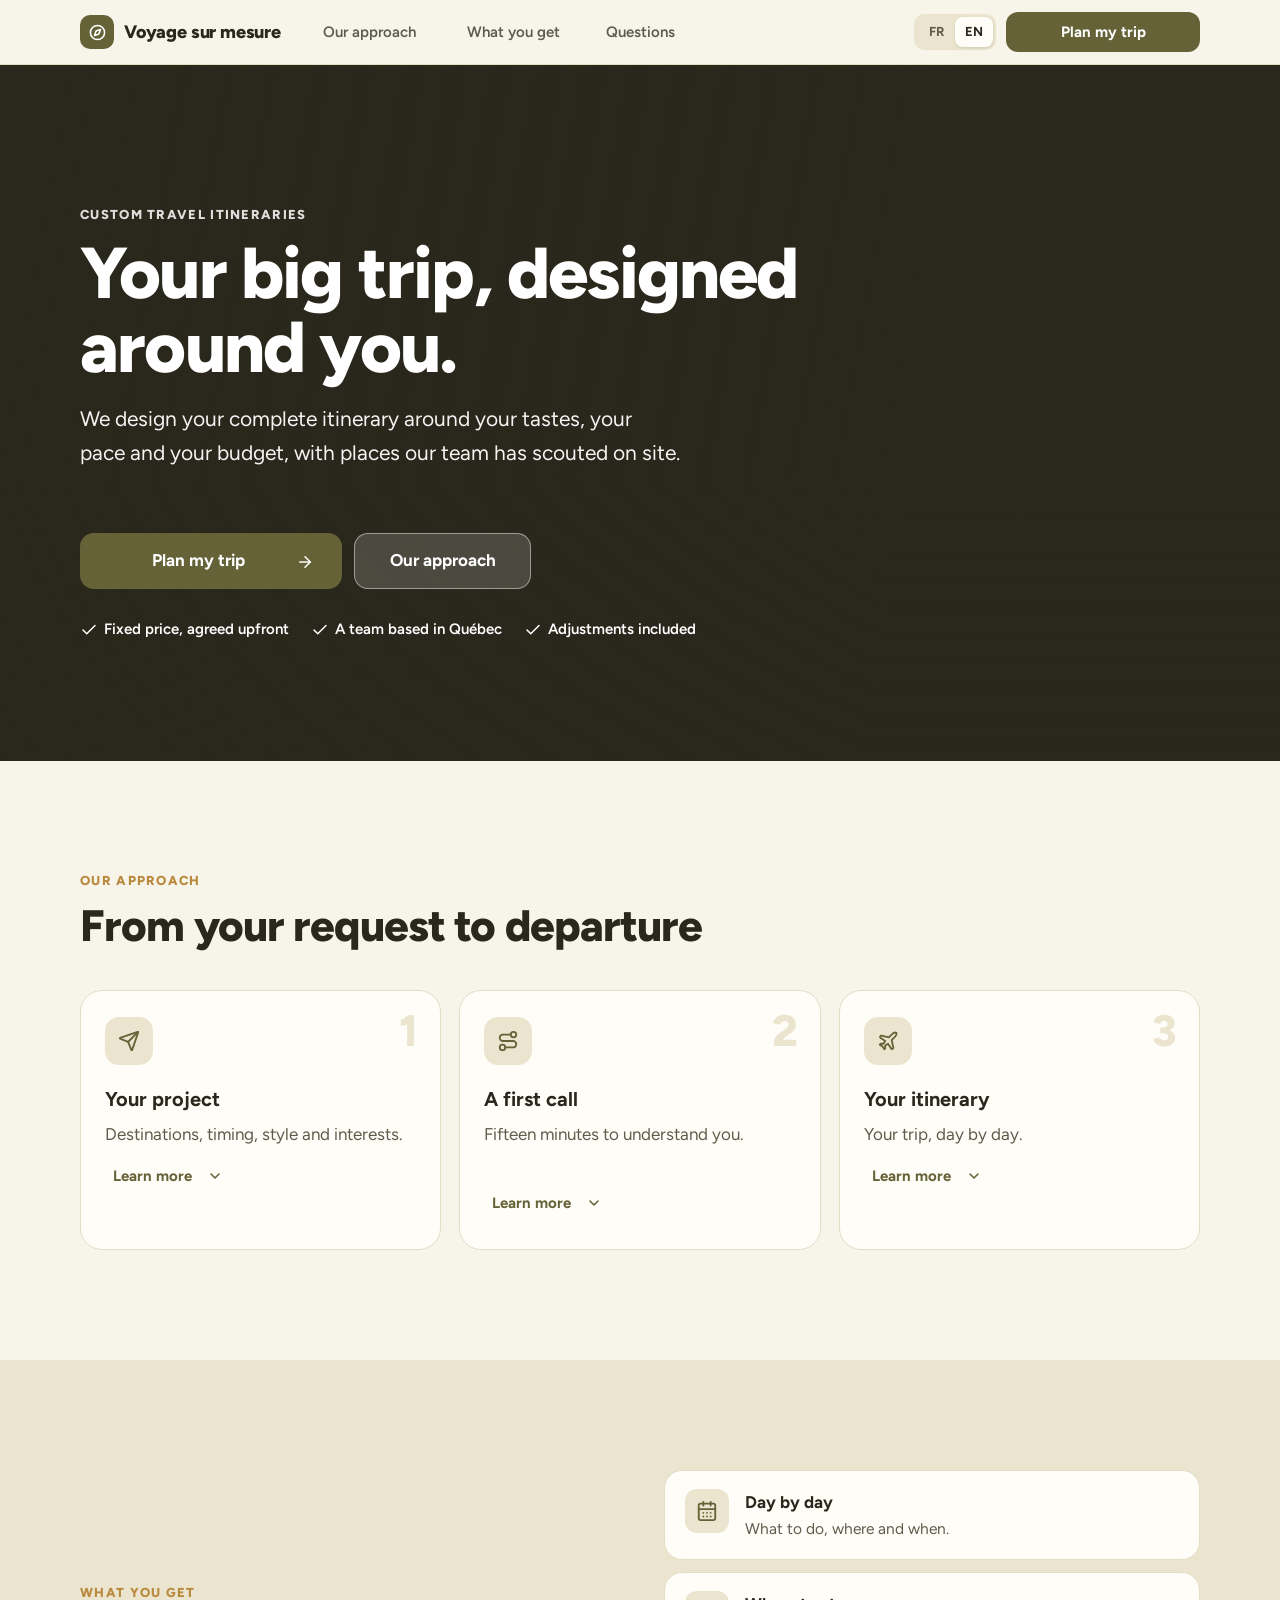
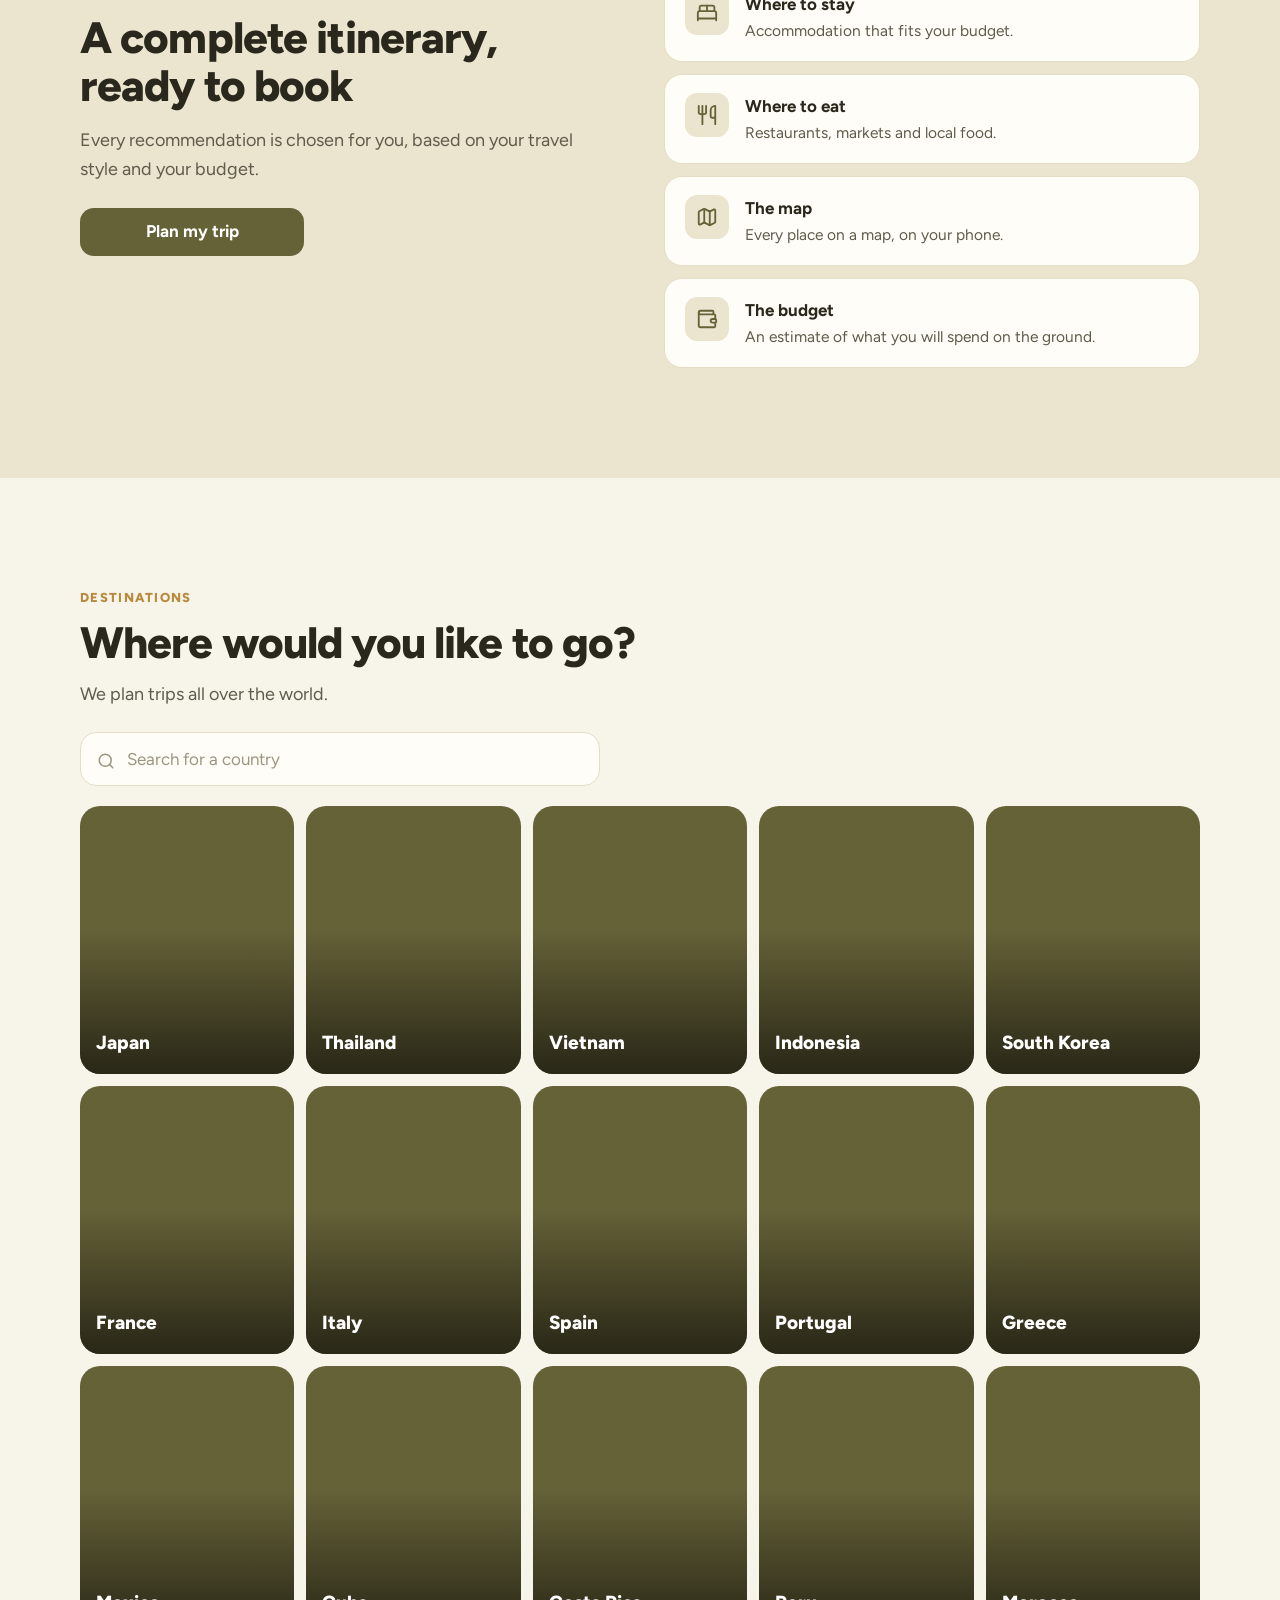
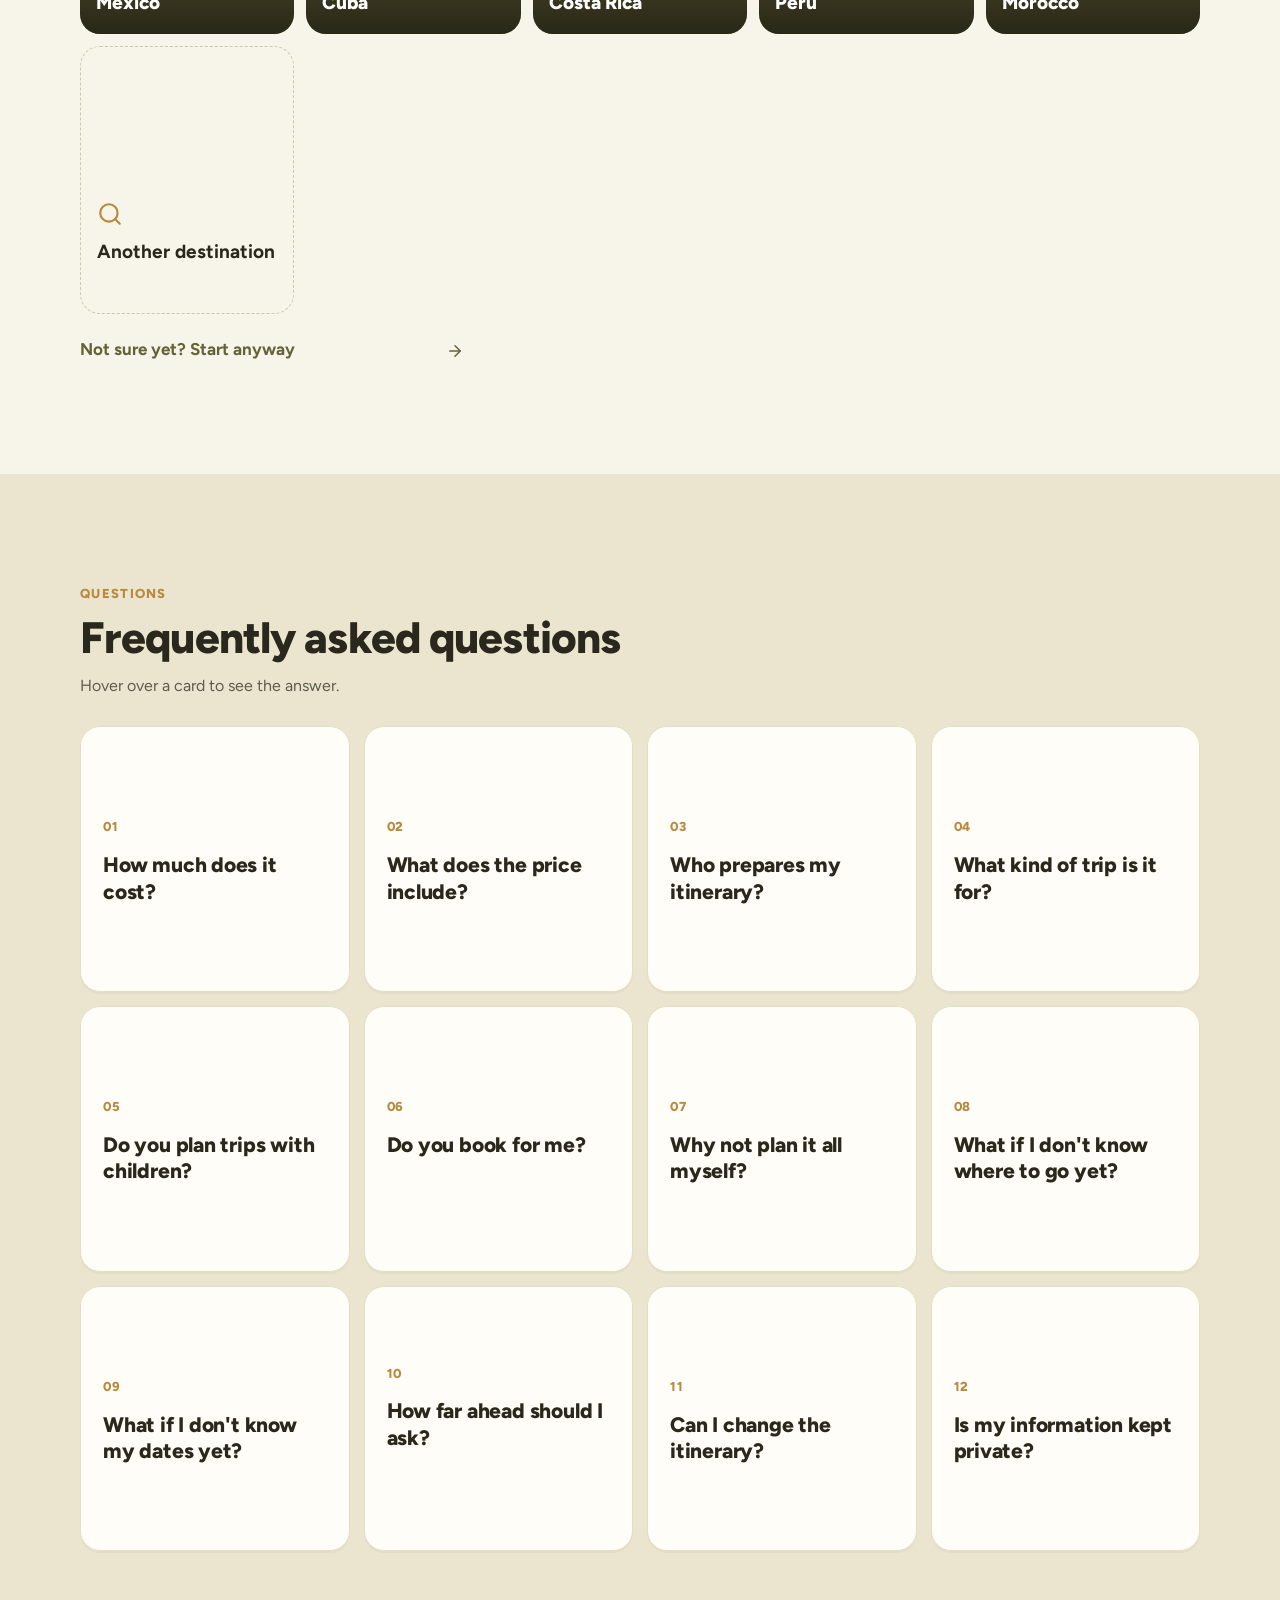
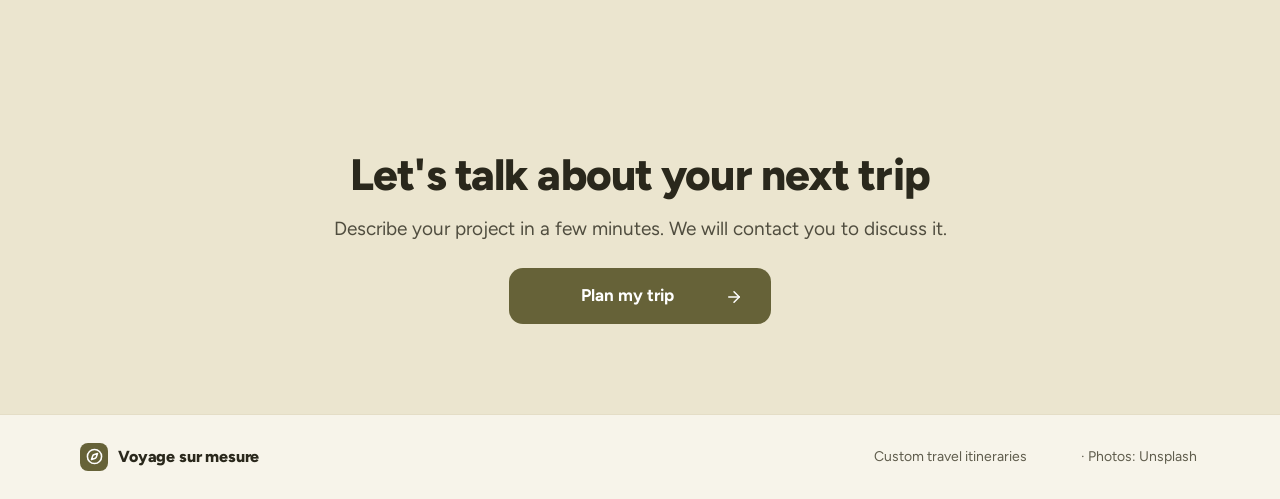
<file: site/index.html>
<!doctype html>
<html lang="fr">
<head>
  <meta charset="utf-8">
  <meta name="viewport" content="width=device-width, initial-scale=1, viewport-fit=cover">
  <meta name="theme-color" content="#f7f4ea">
  <title>Voyage sur mesure</title>
  <meta name="description" content="Itinéraires de voyage sur mesure, conçus selon vos goûts, votre rythme et votre budget, avec des adresses repérées sur place.">
  <meta property="og:type" content="website">
  <meta property="og:title" content="Voyage sur mesure">
  <meta property="og:description" content="Votre grand voyage, conçu sur mesure. Un itinéraire jour par jour, prêt à réserver.">
  <meta property="og:image" content="https://raphaelstlaurent67-svg.github.io/Appli-voyage/icons/apercu-demande.jpg">
  <meta property="og:image:width" content="1200">
  <meta property="og:image:height" content="630">
  <meta name="twitter:card" content="summary_large_image">
  <link rel="icon" href="../icons/demande.svg" type="image/svg+xml">
  <link rel="preload" href="../fonts/figtree.woff2" as="font" type="font/woff2" crossorigin>
  <link rel="stylesheet" href="../css/site.css">
</head>
<body>
  <header class="nav">
    <div class="enveloppe nav-int">
      <a class="marque" href="#haut"><span class="marque-ico" data-ico="compass"></span><span data-marque></span></a>
      <nav class="nav-liens">
        <a href="#comment" data-t="navComment"></a>
        <a href="#recois" data-t="navRecois"></a>
        <a href="#faq" data-t="navFaq"></a>
      </nav>
      <div class="nav-droite">
        <div class="langue" role="group" aria-label="Langue / Language"><button data-langue="fr">FR</button><button data-langue="en">EN</button></div>
        <a class="bouton petit" data-demande><span class="long" data-t="cta"></span><span class="court" data-t="ctaCourt"></span></a>
      </div>
    </div>
  </header>

  <main id="haut">
    <!-- Couverture : les photos qui défilent sont dans js/photos.js (PHOTOS_FOND). -->
    <section class="couverture">
      <div class="fond-couverture" id="fond-couverture" aria-hidden="true"></div>
      <div class="enveloppe couv-int">
        <p class="surtitre" data-t="surtitre"></p>
        <h1 data-t="titre"></h1>
        <p class="sous-titre" data-t="sousTitre"></p>
        <div class="boutons">
          <a class="bouton grand" data-demande><span data-t="cta"></span><span data-ico="arrow-right"></span></a>
          <a class="bouton grand clair" href="#comment" data-t="voirComment"></a>
        </div>
        <ul class="rassure">
          <li><span data-ico="check"></span><span data-t="rassure1"></span></li>
          <li><span data-ico="check"></span><span data-t="rassure2"></span></li>
          <li><span data-ico="check"></span><span data-t="rassure3"></span></li>
        </ul>
      </div>
    </section>

    <section class="section" id="comment">
      <div class="enveloppe">
        <p class="surtitre" data-t="commentSur"></p>
        <h2 data-t="commentTitre"></h2>
        <ol class="etapes">
          <li><span class="num">1</span><span data-ico="send"></span><h3 data-t="e1t"></h3><p data-t="e1p"></p><div class="plus" data-plus="e1m"></div></li>
          <li><span class="num">2</span><span data-ico="route"></span><h3 data-t="e2t"></h3><p data-t="e2p"></p><div class="plus" data-plus="e2m"></div></li>
          <li><span class="num">3</span><span data-ico="plane"></span><h3 data-t="e3t"></h3><p data-t="e3p"></p><div class="plus" data-plus="e3m"></div></li>
        </ol>
      </div>
    </section>

    <section class="section douce" id="recois">
      <div class="enveloppe deux-col">
        <div>
          <p class="surtitre" data-t="recoisSur"></p>
          <h2 data-t="recoisTitre"></h2>
          <p class="texte" data-t="recoisTexte"></p>
          <div class="boutons-recois"><a class="bouton" data-demande data-t="cta"></a></div>
        </div>
        <ul class="liste-recois">
          <li><span data-ico="calendar-days"></span><div><b data-t="r1t"></b><p data-t="r1p"></p></div></li>
          <li><span data-ico="bed-double"></span><div><b data-t="r2t"></b><p data-t="r2p"></p></div></li>
          <li><span data-ico="utensils"></span><div><b data-t="r3t"></b><p data-t="r3p"></p></div></li>
          <li><span data-ico="map"></span><div><b data-t="r4t"></b><p data-t="r4p"></p></div></li>
          <li><span data-ico="wallet"></span><div><b data-t="r5t"></b><p data-t="r5p"></p></div></li>
        </ul>
      </div>
    </section>

    <section class="section" id="destinations">
      <div class="enveloppe">
        <p class="surtitre" data-t="destSur"></p>
        <h2 data-t="destTitre"></h2>
        <p class="texte" data-t="destTexte"></p>
        <div class="cherche-pays">
          <label class="champ-cherche"><span data-ico="search"></span><input id="cherche-pays" type="search" autocomplete="off" enterkeyhint="go" role="combobox" aria-controls="resultats-pays" aria-autocomplete="list"></label>
          <div class="resultats-pays" id="resultats-pays" role="listbox" hidden></div>
        </div>
        <div class="destinations" id="destinations-liste"></div>
        <p class="pas-decide"><a data-demande><span data-t="pasDecide"></span><span data-ico="arrow-right"></span></a></p>
      </div>
    </section>

    <!-- Plus tard : un espace pour une publicité ou un partenaire pourrait aller ici. -->

    <section class="section douce" id="faq">
      <div class="enveloppe">
        <p class="surtitre" data-t="faqSur"></p>
        <h2 data-t="faqTitre"></h2>
        <p class="texte" data-t="faqAstuce"></p>
        <div class="faq-cartes" id="faq-liste"></div>
      </div>
    </section>

    <section class="appel">
      <div class="enveloppe appel-int">
        <h2 data-t="appelTitre"></h2>
        <p data-t="appelTexte"></p>
        <a class="bouton grand blanc" data-demande><span data-t="cta"></span><span data-ico="arrow-right"></span></a>
      </div>
    </section>
  </main>

  <footer class="pied">
    <div class="enveloppe pied-int">
      <span class="marque"><span class="marque-ico" data-ico="compass"></span><span data-marque></span></span>
      <span><span data-t="pied"></span> · <a href="https://unsplash.com" target="_blank" rel="noopener" data-t="credits"></a></span>
    </div>
  </footer>
  <script type="module" src="../js/site.js"></script>
</body>
</html>
</file>
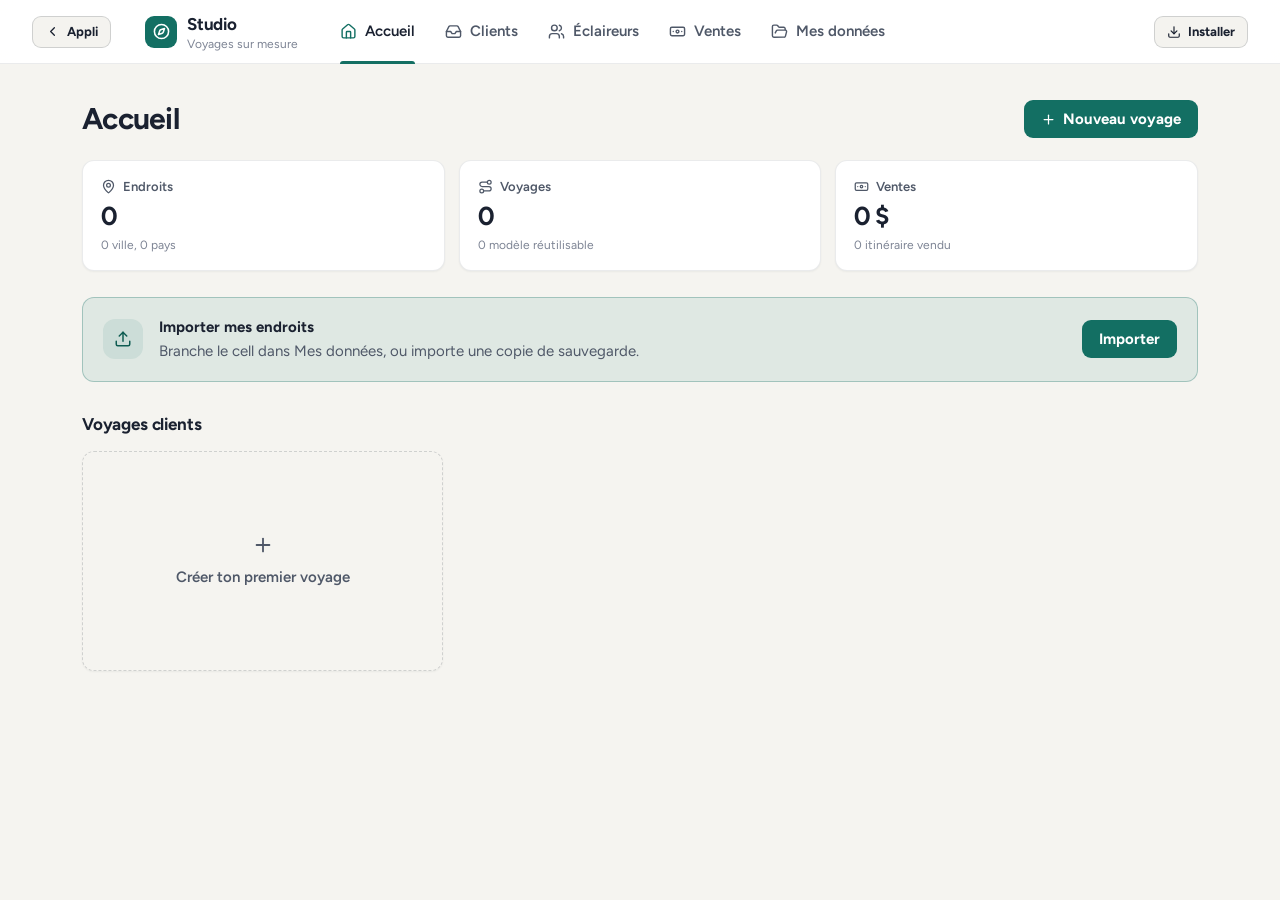
<file: studio/index.html>
<!doctype html>
<html lang="fr">
<head>
  <meta charset="utf-8">
  <meta name="viewport" content="width=device-width, initial-scale=1">
  <meta name="theme-color" content="#f5f4f0">
  <title>Studio · Générateur de voyages</title>
  <link rel="icon" href="../icons/studio.svg" type="image/svg+xml">
  <link rel="manifest" href="manifest.webmanifest">
  <link rel="apple-touch-icon" href="../icons/studio-192.png">
  <link rel="preload" href="../fonts/figtree.woff2" as="font" type="font/woff2" crossorigin>
  <!-- Carte gratuite (OpenStreetMap), sans compte. Leaflet est inclus dans le projet. -->
  <link rel="stylesheet" href="../vendor/leaflet/leaflet.css">
  <link rel="stylesheet" href="../css/generateur.css">
  <link rel="stylesheet" href="../css/client.css">
  <link rel="stylesheet" href="../css/a-venir.css">
</head>
<body>
  <div class="app">
    <header class="side" id="side"></header>
    <main class="main" id="app"></main>
  </div>
  <div id="modale" hidden></div>
  <div id="toast" role="status"></div>
  <script src="../vendor/leaflet/leaflet.js"></script>
  <script type="module" src="../js/generateur.js"></script>
</body>
</html>
</file>
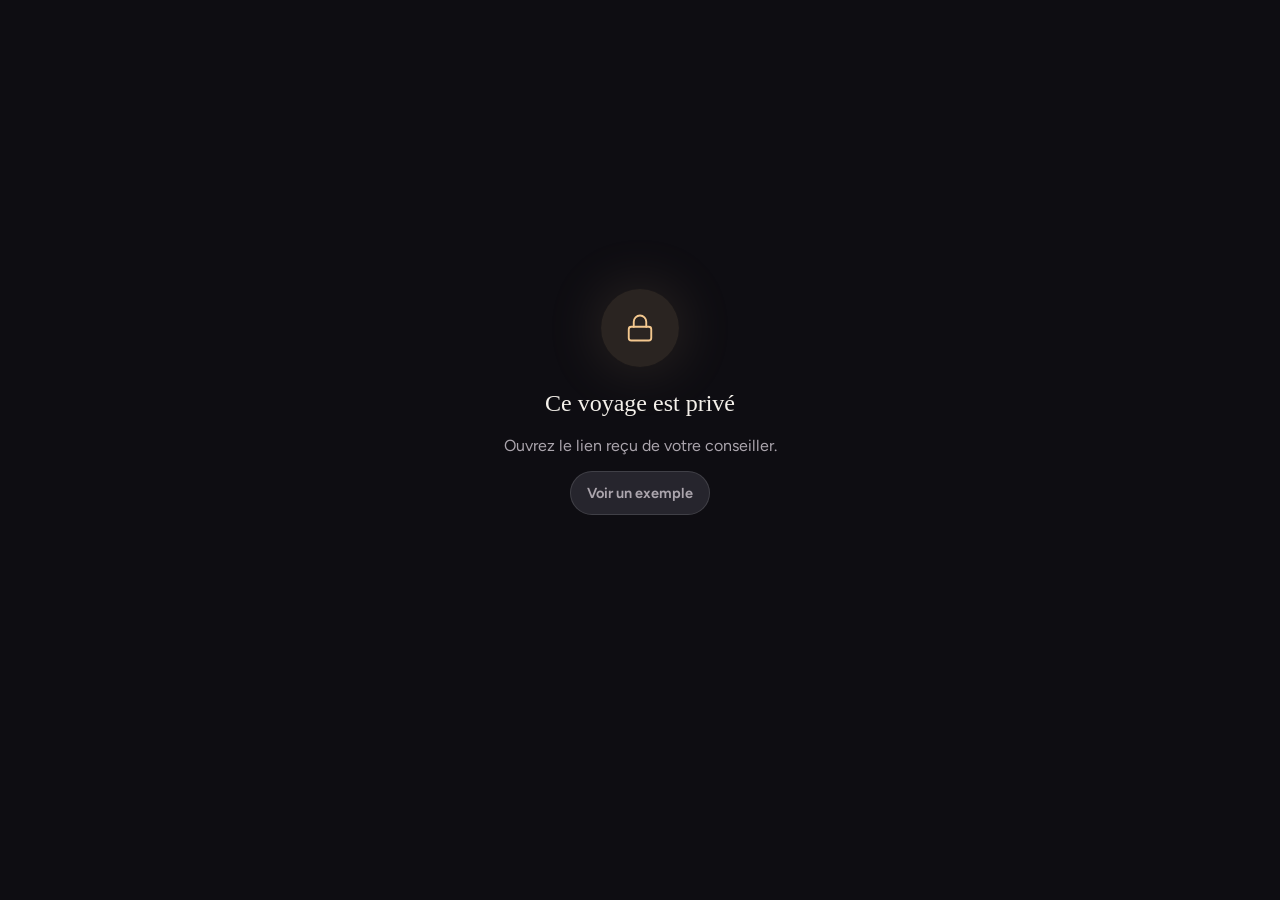
<file: carnet.html>
<!doctype html>
<html lang="fr">
<head>
  <meta charset="utf-8">
  <meta name="viewport" content="width=device-width, initial-scale=1, viewport-fit=cover">
  <meta name="theme-color" content="#0e0d12">
  <meta name="color-scheme" content="dark">
  <meta name="robots" content="noindex, nofollow">
  <meta name="referrer" content="no-referrer">
  <meta name="apple-mobile-web-app-capable" content="yes">
  <meta name="apple-mobile-web-app-status-bar-style" content="black-translucent">
  <meta name="apple-mobile-web-app-title" content="Mon voyage">
  <title>Votre voyage</title>
  <link rel="manifest" href="carnet.webmanifest">
  <link rel="icon" href="icons/carnet.svg" type="image/svg+xml">
  <link rel="apple-touch-icon" href="icons/carnet-192.png">
  <link rel="preload" href="fonts/figtree.woff2" as="font" type="font/woff2" crossorigin>
  <link rel="stylesheet" href="css/carnet.css">
</head>
<body>
  <main id="carnet" aria-live="polite">
    <div class="chargement"><span class="lueur"></span><p>Ouverture de votre voyage…</p></div>
  </main>
  <div id="feuille" hidden></div>
  <div id="toast" role="status"></div>
  <script type="module" src="js/carnet.js"></script>
</body>
</html>
</file>
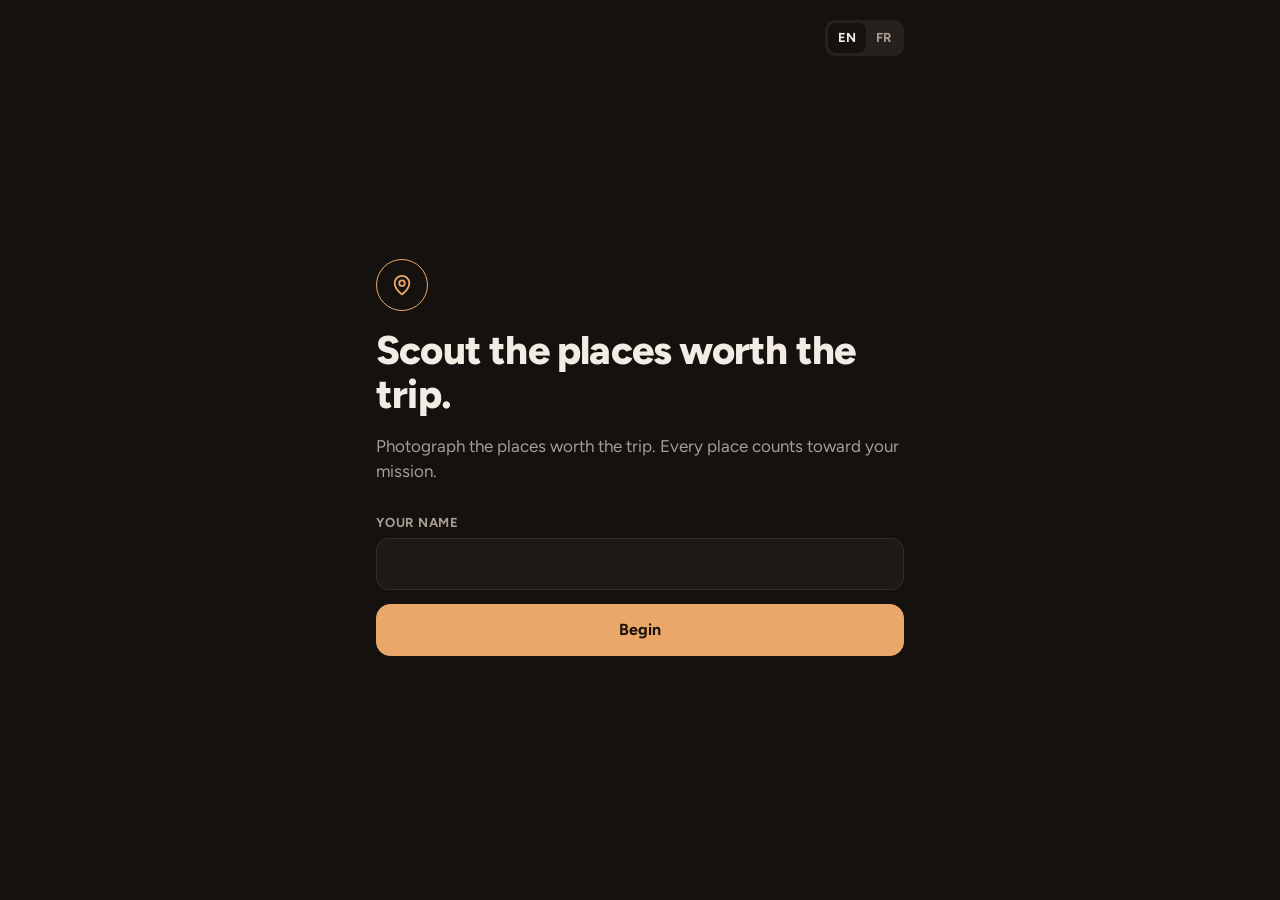
<file: contribuer.html>
<!doctype html>
<html lang="en">
<head>
  <meta charset="utf-8">
  <meta name="viewport" content="width=device-width, initial-scale=1, viewport-fit=cover">
  <meta name="theme-color" content="#14110f">
  <meta name="apple-mobile-web-app-capable" content="yes">
  <title>Contribuer</title>
  <link rel="manifest" href="contribuer.webmanifest">
  <link rel="icon" href="icons/icone.svg" type="image/svg+xml">
  <link rel="apple-touch-icon" href="icons/icone-192.png">
  <link rel="preload" href="fonts/figtree.woff2" as="font" type="font/woff2" crossorigin>
  <link rel="stylesheet" href="css/contribuer.css">
</head>
<body>
  <main id="app"></main>
  <div id="toast" role="status"></div>
  <script type="module" src="js/contribuer.js"></script>
</body>
</html>
</file>
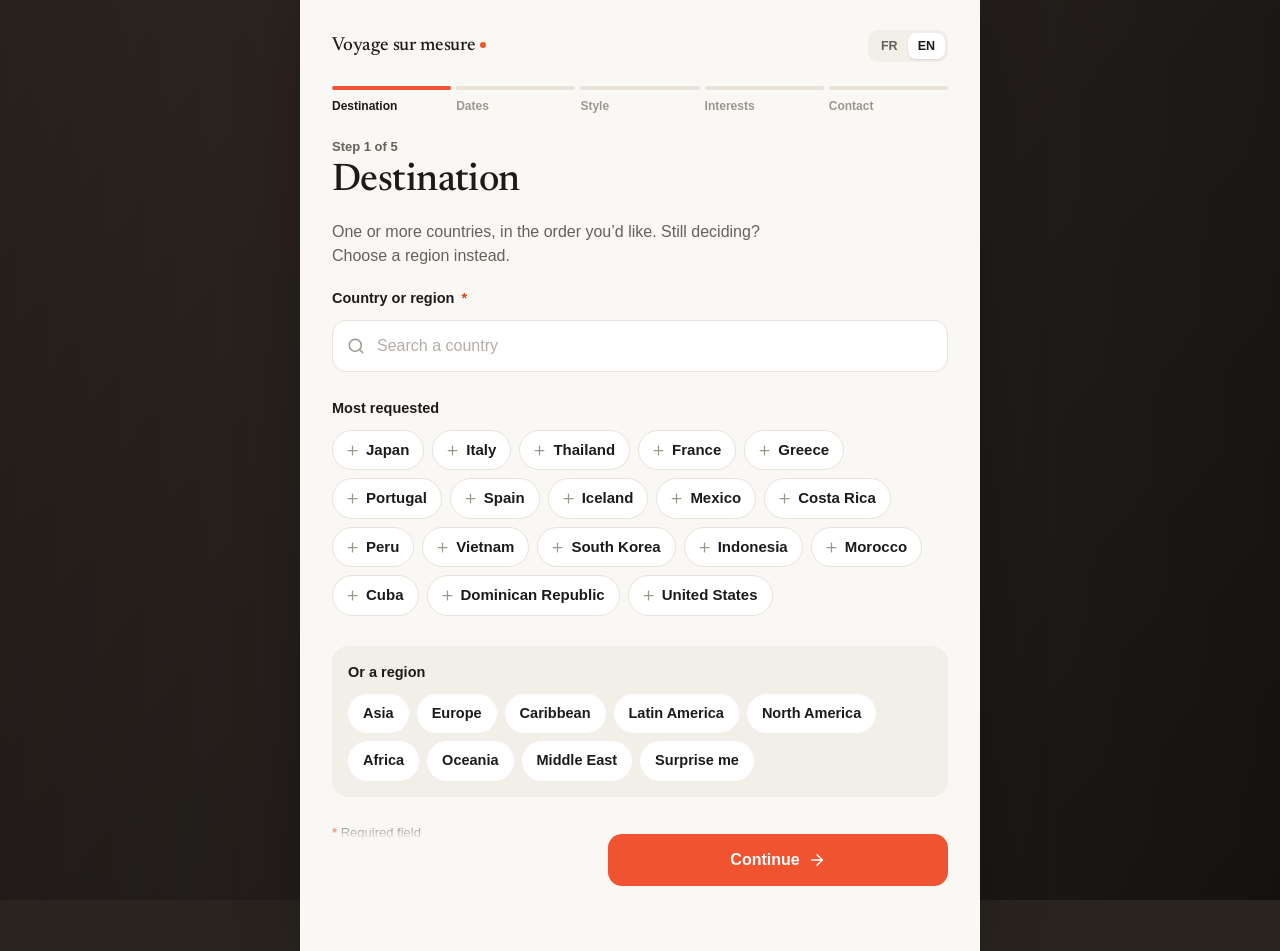
<file: demande.html>
<!doctype html>
<html lang="fr">
<head>
  <meta charset="utf-8">
  <meta name="viewport" content="width=device-width, initial-scale=1, viewport-fit=cover">
  <meta name="theme-color" content="#faf8f5">
  <title>Demande de voyage · Voyage sur mesure</title>
  <meta name="description" content="Parlez-nous de votre projet de voyage. Nous vous répondons sous 12 heures avec une première proposition d’itinéraire.">
  <meta property="og:type" content="website">
  <meta property="og:site_name" content="Voyage sur mesure">
  <meta property="og:title" content="Demande de voyage sur mesure">
  <meta property="og:description" content="Quelques questions sur votre projet. Nous vous répondons sous 12 heures avec une première proposition d’itinéraire.">
  <meta property="og:image" content="https://raphaelstlaurent67-svg.github.io/Appli-voyage/icons/apercu-demande.jpg">
  <meta property="og:image:width" content="1200">
  <meta property="og:image:height" content="630">
  <meta property="og:url" content="https://raphaelstlaurent67-svg.github.io/Appli-voyage/demande.html">
  <meta name="twitter:card" content="summary_large_image">
  <meta name="robots" content="noindex">
  <link rel="icon" href="icons/demande.svg" type="image/svg+xml">
  <link rel="manifest" href="demande.webmanifest">
  <link rel="apple-touch-icon" href="icons/demande-192.png">
  <link rel="preload" href="fonts/newsreader.woff2" as="font" type="font/woff2" crossorigin>
  <link rel="stylesheet" href="css/demande.css">
  <script>
    // Arrivée depuis le site : la fiche apparaît en douceur (et sur la photo du pays touché, s'il y en a une).
    try {
      var a = JSON.parse(sessionStorage.getItem('arriveeSite') || 'null');
      sessionStorage.removeItem('arriveeSite');
      if (a && Date.now() - a.quand < 6000 && !matchMedia('(prefers-reduced-motion: reduce)').matches) {
        var h = document.documentElement;
        h.classList.add('arrivee');
        if (/^https:\/\/images\.unsplash\.com\//.test(a.photo || '')) { h.classList.add('arrivee-photo'); h.style.setProperty('--photo-arrivee', 'url("' + a.photo + '")'); }
      }
    } catch (e) {}
  </script>
</head>
<body>
  <div class="decor" id="decor" aria-hidden="true"><div class="decor-img"></div><div class="decor-img"></div></div>
  <main class="fiche" id="fiche"></main>
  <div id="toast" role="status"></div>
  <script type="module" src="js/demande.js"></script>
</body>
</html>
</file>
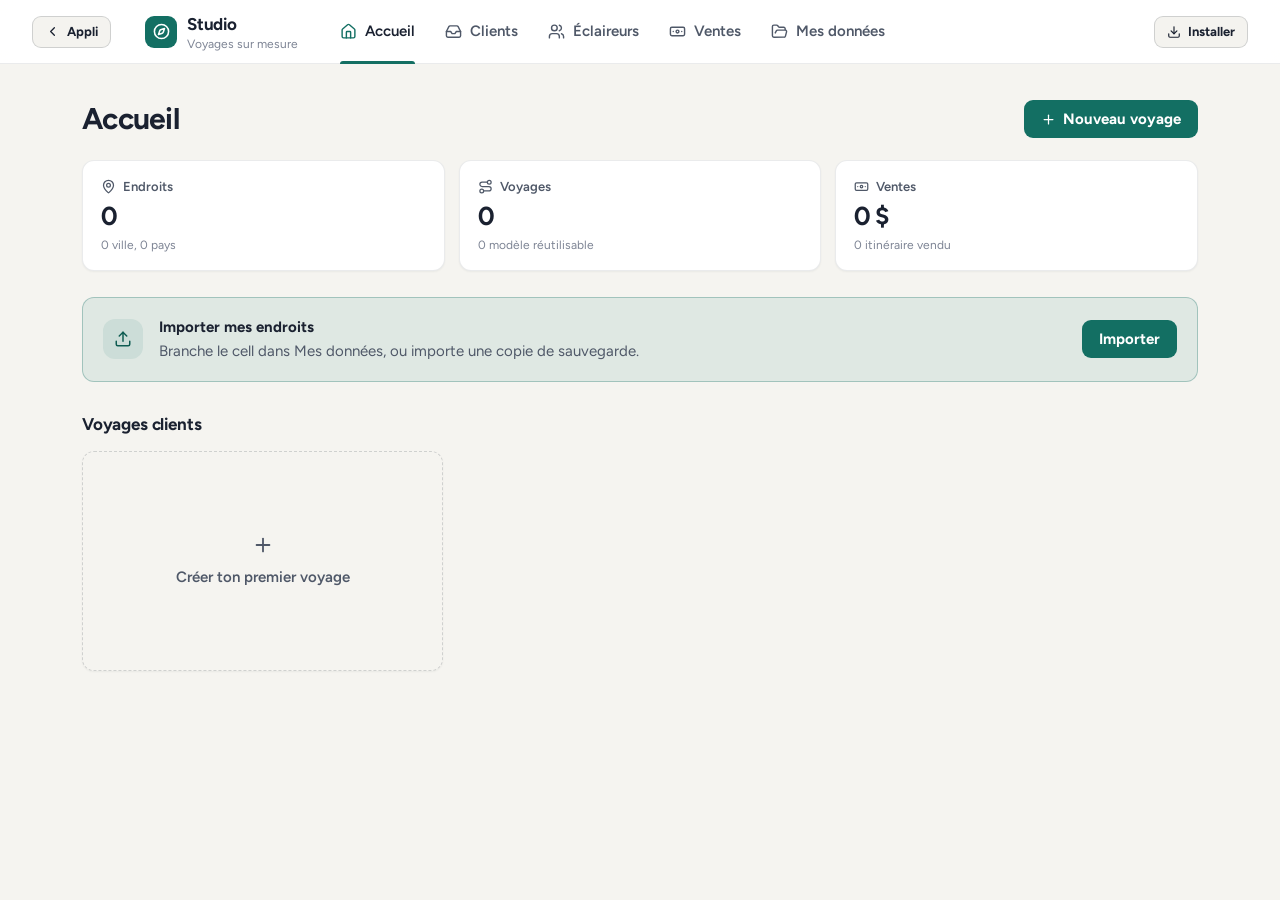
<file: generateur.html>
<!doctype html>
<html lang="fr">
<head>
  <meta charset="utf-8">
  <title>Studio</title>
  <meta http-equiv="refresh" content="0; url=studio/">
  <script>location.replace('studio/' + location.hash);</script>
</head>
<body><p>Le Studio a déménagé : <a href="studio/">ouvrir le Studio</a>.</p></body>
</html>
</file>
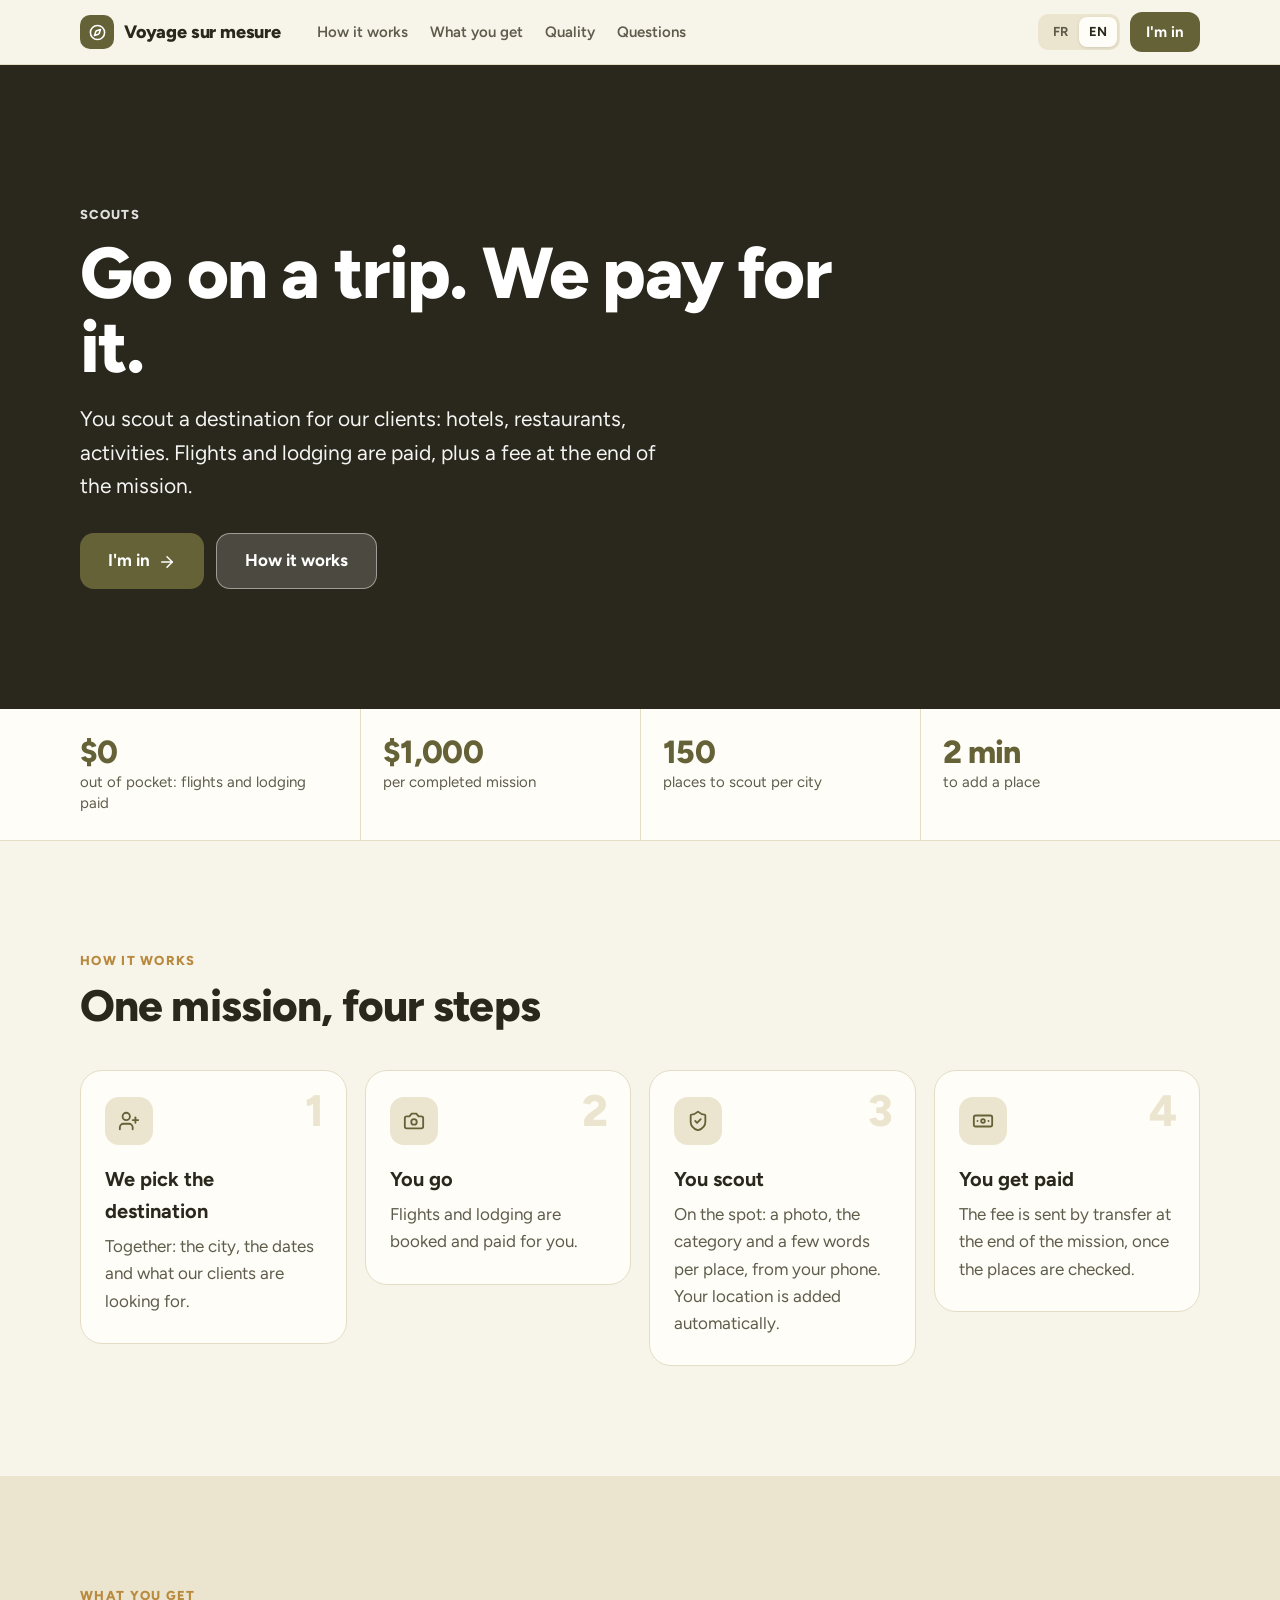
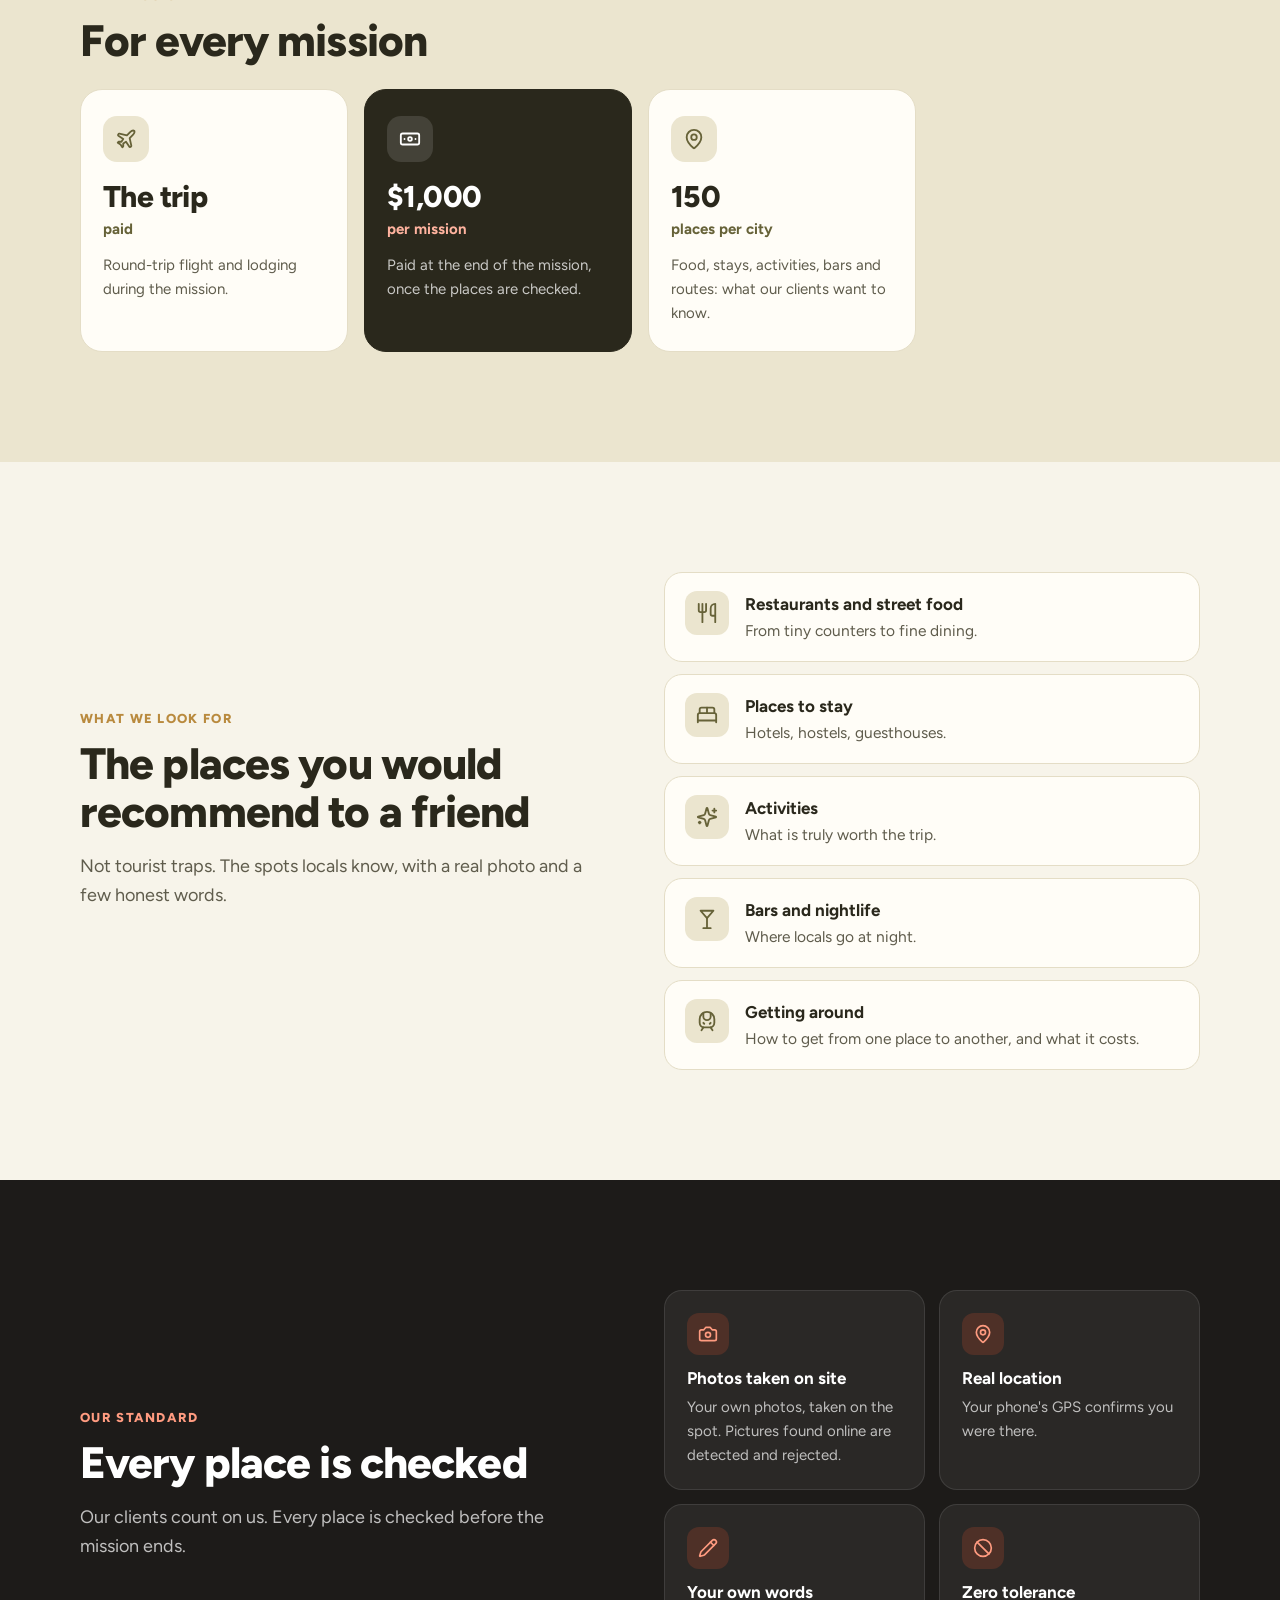
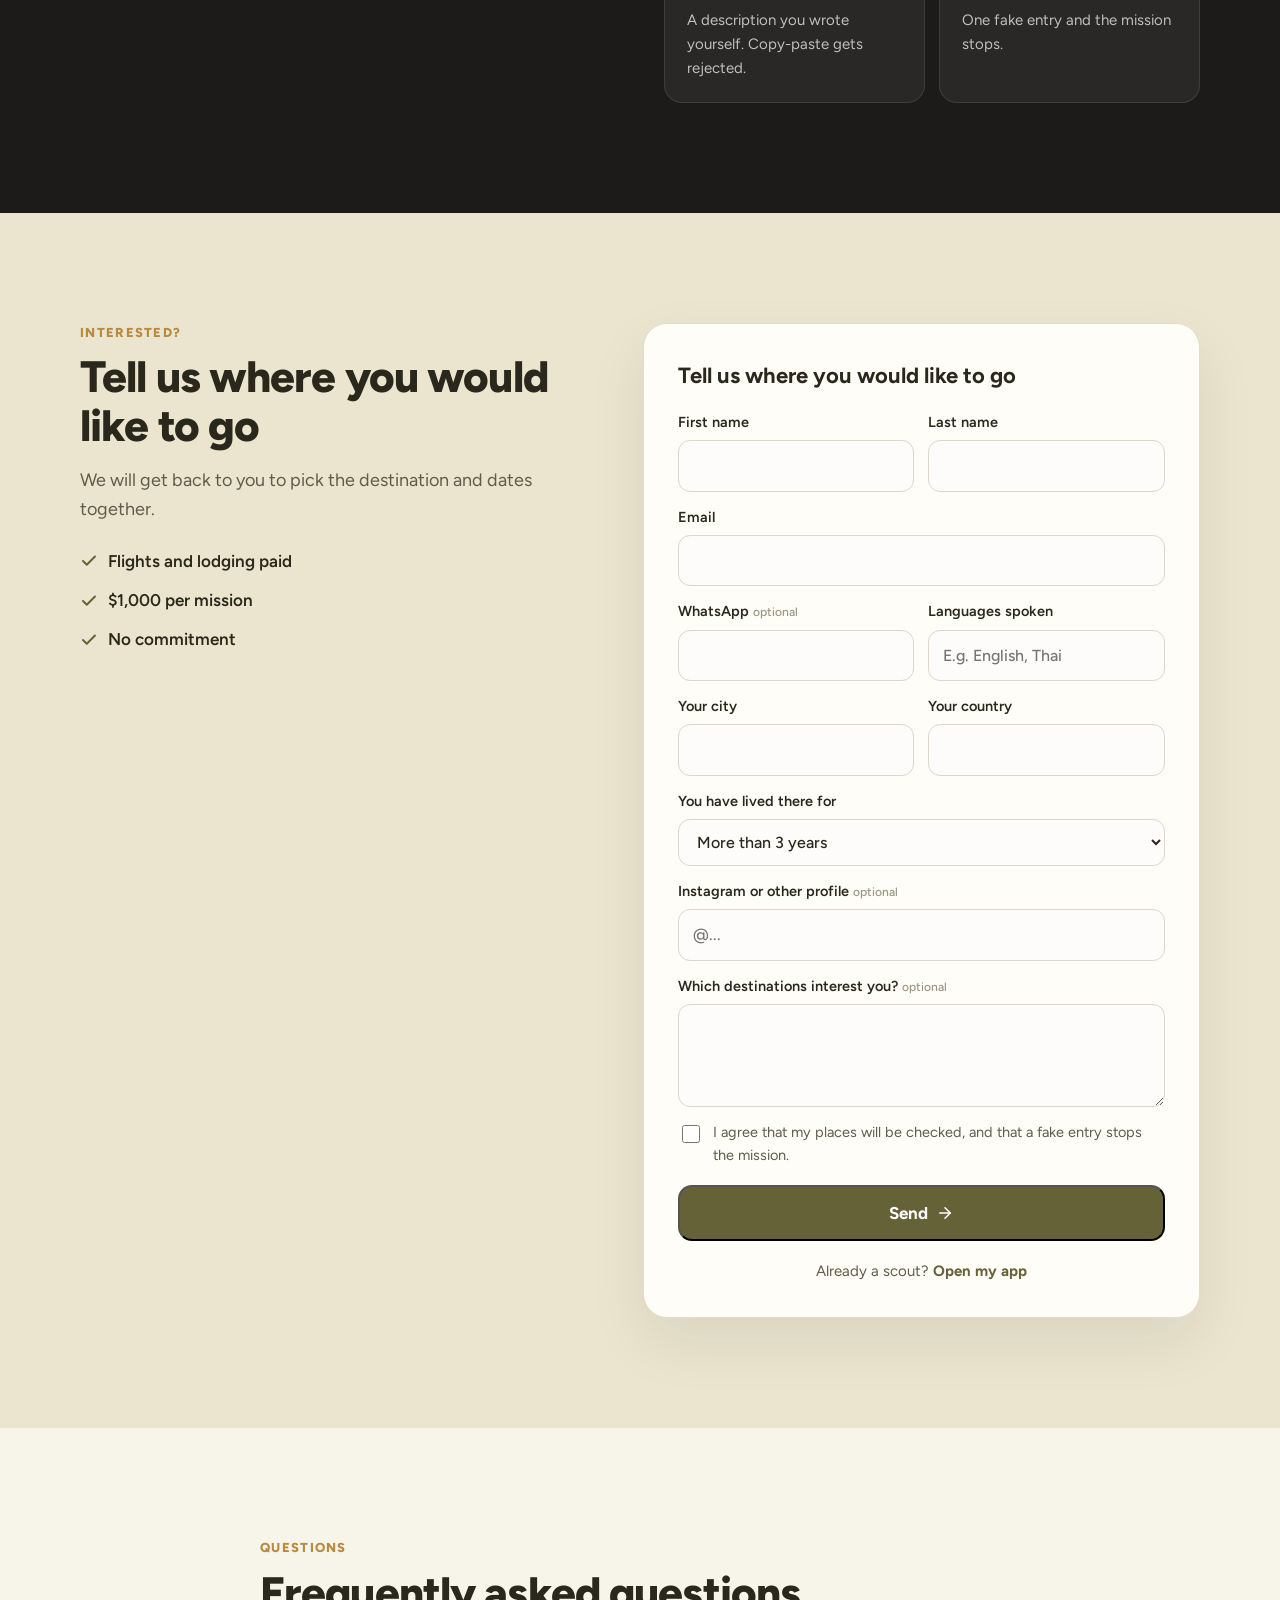
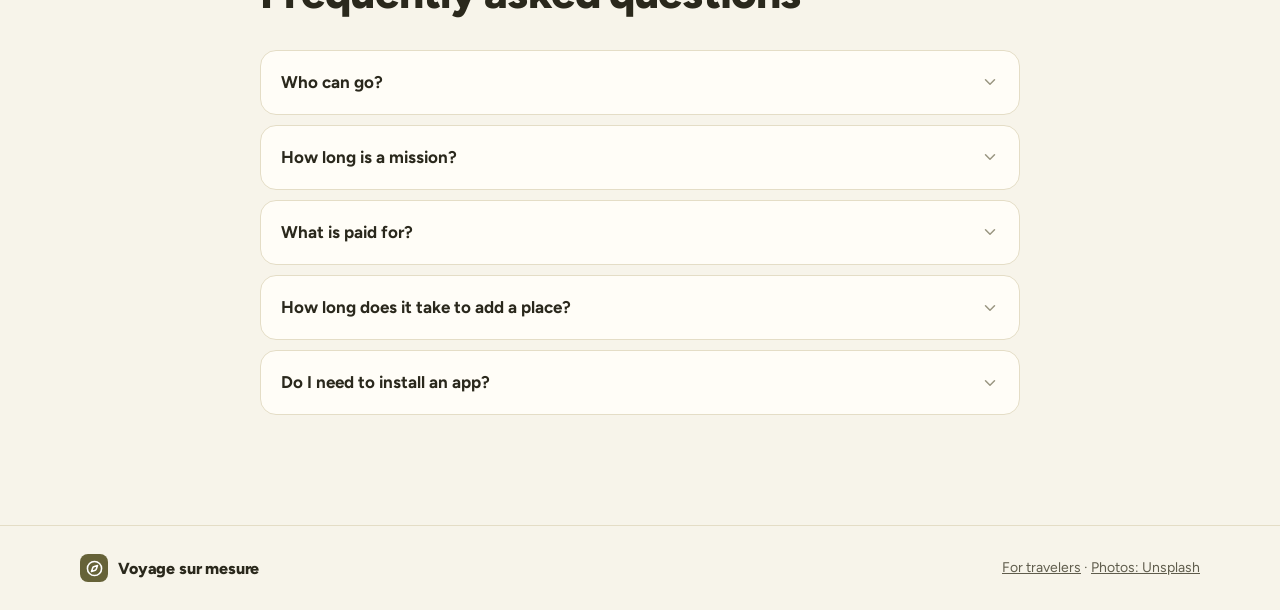
<file: site/contributeurs.html>
<!doctype html>
<html lang="fr">
<head>
  <meta charset="utf-8">
  <meta name="viewport" content="width=device-width, initial-scale=1, viewport-fit=cover">
  <meta name="theme-color" content="#faf8f5">
  <title>Éclaireurs</title>
  <meta name="description" content="Partez repérer une destination pour nos clients. Vol et hébergement payés, plus 1 000 $ par mission.">
  <link rel="icon" href="../icons/demande.svg" type="image/svg+xml">
  <link rel="preload" href="../fonts/figtree.woff2" as="font" type="font/woff2" crossorigin>
  <link rel="stylesheet" href="../css/site.css">
</head>
<body class="page-contrib">
  <header class="nav">
    <div class="enveloppe nav-int">
      <a class="marque" href="./"><span class="marque-ico" data-ico="compass"></span><span data-marque></span></a>
      <nav class="nav-liens">
        <a href="#comment" data-t="navComment"></a>
        <a href="#gains" data-t="navGains"></a>
        <a href="#qualite" data-t="navQualite"></a>
        <a href="#faq" data-t="navFaq"></a>
      </nav>
      <div class="nav-droite">
        <div class="langue" role="group" aria-label="Langue / Language"><button data-langue="fr">FR</button><button data-langue="en">EN</button></div>
        <a class="bouton petit" href="#inscription"><span class="long" data-t="cta"></span><span class="court" data-t="ctaCourt"></span></a>
      </div>
    </div>
  </header>

  <main id="haut">
    <section class="couverture">
      <div class="fond-couverture" id="fond-couverture" aria-hidden="true"></div>
      <div class="enveloppe couv-int">
        <p class="surtitre" data-t="surtitre"></p>
        <h1 data-t="titre"></h1>
        <p class="sous-titre" data-t="sousTitre"></p>
        <div class="boutons">
          <a class="bouton grand" href="#inscription"><span data-t="cta"></span><span data-ico="arrow-right"></span></a>
          <a class="bouton grand clair" href="#comment" data-t="voirComment"></a>
        </div>
      </div>
    </section>

    <section class="bande-chiffres">
      <div class="enveloppe chiffres-int" id="chiffres"></div>
    </section>

    <section class="section" id="comment">
      <div class="enveloppe">
        <p class="surtitre" data-t="commentSur"></p>
        <h2 data-t="commentTitre"></h2>
        <ol class="etapes etapes-4">
          <li><span class="num">1</span><span data-ico="user-plus"></span><h3 data-t="e1t"></h3><p data-t="e1p"></p></li>
          <li><span class="num">2</span><span data-ico="camera"></span><h3 data-t="e2t"></h3><p data-t="e2p"></p></li>
          <li><span class="num">3</span><span data-ico="shield-check"></span><h3 data-t="e3t"></h3><p data-t="e3p"></p></li>
          <li><span class="num">4</span><span data-ico="banknote"></span><h3 data-t="e4t"></h3><p data-t="e4p"></p></li>
        </ol>
      </div>
    </section>

    <section class="section douce" id="gains">
      <div class="enveloppe">
        <p class="surtitre" data-t="gainsSur"></p>
        <h2 data-t="gainsTitre"></h2>
        <p class="texte" data-t="gainsTexte"></p>
        <div class="gains" id="gains-liste"></div>
      </div>
    </section>

    <section class="section" id="cherche">
      <div class="enveloppe deux-col">
        <div>
          <p class="surtitre" data-t="chercheSur"></p>
          <h2 data-t="chercheTitre"></h2>
          <p class="texte" data-t="chercheTexte"></p>
        </div>
        <ul class="liste-recois" id="categories"></ul>
      </div>
    </section>

    <section class="section sombre" id="qualite">
      <div class="enveloppe deux-col">
        <div>
          <p class="surtitre" data-t="qualiteSur"></p>
          <h2 data-t="qualiteTitre"></h2>
          <p class="texte" data-t="qualiteTexte"></p>
        </div>
        <ul class="regles-qualite" id="regles-qualite"></ul>
      </div>
    </section>

    <section class="section douce" id="inscription">
      <div class="enveloppe inscription">
        <div class="inscription-texte">
          <p class="surtitre" data-t="inscSur"></p>
          <h2 data-t="inscTitre"></h2>
          <p class="texte" data-t="inscTexte"></p>
          <ul class="rassure-liste" id="rassure-insc"></ul>
        </div>
        <form class="carte-form" id="form-insc" novalidate></form>
      </div>
    </section>

    <section class="section" id="faq">
      <div class="enveloppe etroit">
        <p class="surtitre" data-t="faqSur"></p>
        <h2 data-t="faqTitre"></h2>
        <div class="faq" id="faq-liste"></div>
      </div>
    </section>
  </main>

  <footer class="pied">
    <div class="enveloppe pied-int">
      <span class="marque"><span class="marque-ico" data-ico="compass"></span><span data-marque></span></span>
      <span><a href="./" data-t="lienVoyageurs"></a> · <a href="https://unsplash.com" target="_blank" rel="noopener" data-t="credits"></a></span>
    </div>
  </footer>
  <div id="toast" role="status"></div>
  <script type="module" src="../js/site-contrib.js"></script>
</body>
</html>
</file>
<file: css/site.css>
/* Site web public : clair, chaleureux, fait pour le cellulaire d'abord. */

@font-face {
  font-family: 'Figtree';
  src: url('../fonts/figtree.woff2') format('woff2');
  font-weight: 300 900;
  font-display: swap;
}

:root {
  --encre: #1d1b19;
  --doux: #6b655f;
  --pale: #a19a92;
  --ligne: #ebe6df;
  --fond: #faf8f5;
  --carte: #ffffff;
  --accent: #f0532f;
  --accent-fonce: #d8431f;
  --accent-fond: #fdeee9;
  color-scheme: light;
}

* { box-sizing: border-box; }
/* Pas de zoom en touchant deux fois, nulle part (le zoom à deux doigts reste possible). */
*, *::before, *::after { touch-action: manipulation; }

html { scroll-behavior: smooth; -webkit-text-size-adjust: 100%; }
body {
  margin: 0; background: var(--fond); color: var(--encre);
  font: 17px/1.6 'Figtree', system-ui, -apple-system, 'Segoe UI', sans-serif; -webkit-font-smoothing: antialiased;
}
h1, h2, h3, p { margin: 0; }
a { color: inherit; text-decoration: none; }
button { font: inherit; cursor: pointer; }
.ico { flex: none; display: inline-block; vertical-align: middle; }
.enveloppe { width: min(1120px, 100% - 32px); margin: 0 auto; }
.etroit { width: min(760px, 100% - 32px); }
section[id] { scroll-margin-top: 72px; }

/* Barre du haut */
.nav { position: sticky; top: 0; z-index: 10; background: rgba(250, 248, 245, .9); backdrop-filter: blur(12px); border-bottom: 1px solid var(--ligne); }
.nav-int { display: flex; align-items: center; gap: 20px; height: 64px; }
.marque { display: inline-flex; align-items: center; gap: 10px; font-weight: 800; font-size: 18px; letter-spacing: -.01em; }
.marque-ico { width: 34px; height: 34px; border-radius: 10px; display: grid; place-items: center; color: #fff; background: linear-gradient(135deg, #f0532f, #e8436f); }
.nav-liens { display: flex; gap: 22px; margin-left: 16px; font-weight: 600; font-size: 15px; color: var(--doux); }
.nav-liens a:hover { color: var(--encre); }
.nav-droite { margin-left: auto; display: flex; align-items: center; gap: 10px; }
.langue { display: flex; background: #f0ebe5; border-radius: 10px; padding: 3px; }
.langue button { border: 0; background: none; padding: 5px 10px; border-radius: 8px; font-weight: 700; font-size: 13px; color: var(--doux); }
.langue button.choisi { background: var(--carte); color: var(--encre); box-shadow: 0 1px 3px rgba(0, 0, 0, .12); }

/* Boutons */
.bouton {
  display: inline-flex; align-items: center; justify-content: center; gap: 8px; min-height: 48px; padding: 0 22px;
  border-radius: 14px; background: var(--accent); color: #fff; font-weight: 700; transition: background .15s, transform .15s;
}
.bouton:hover { background: var(--accent-fonce); }
.bouton.petit { min-height: 40px; padding: 0 16px; font-size: 15px; border-radius: 12px; }
.bouton.grand { min-height: 56px; padding: 0 28px; font-size: 17px; }
.bouton.clair { background: rgba(255, 255, 255, .16); border: 1px solid rgba(255, 255, 255, .45); }
.bouton.clair:hover { background: rgba(255, 255, 255, .26); }
.bouton.blanc { background: #fff; color: var(--accent); }
.bouton.blanc:hover { background: #fff3ef; }
.bouton .court { display: none; }
@media (max-width: 480px) { .nav .bouton .long { display: none; } .nav .bouton .court { display: inline; } }

/* Couverture : un dégradé chaud en attendant les photos (variable --photo) */
.couverture {
  position: relative; color: #fff; overflow: hidden; isolation: isolate;
  background:
    radial-gradient(1200px 500px at 85% -10%, #ffb36b 0%, transparent 60%),
    radial-gradient(900px 600px at -10% 110%, #c13584 0%, transparent 55%),
    linear-gradient(130deg, #f0532f, #e8436f 60%, #b83280);
}
.fond-couverture { position: absolute; inset: 0; z-index: -1; }
.fond-couverture::after { content: ''; position: absolute; inset: 0; background: linear-gradient(100deg, rgba(15, 10, 8, .62), rgba(15, 10, 8, .25) 70%), linear-gradient(180deg, transparent 60%, rgba(15, 10, 8, .35)); }
.fond-img {
  position: absolute; inset: 0; background: center / cover no-repeat; opacity: 0;
  transition: opacity 2s cubic-bezier(.4, 0, .2, 1); will-change: opacity, transform; backface-visibility: hidden;
}
/* La photo qui part reste en dessous (et continue son zoom) pendant que la nouvelle apparaît : aucun saut. */
.fond-img.visible, .fond-img.sortie { animation: zoom-lent 9s linear forwards; }
.fond-img.visible { opacity: 1; z-index: 1; }
.fond-img.sortie { opacity: 1; z-index: 0; transition: none; }
.fond-couverture::after { z-index: 2; }
@keyframes zoom-lent { from { transform: scale(1.02); } to { transform: scale(1.1); } }
@media (prefers-reduced-motion: reduce) { .fond-img.visible, .fond-img.sortie { animation: none; } }
.couv-int { padding: clamp(72px, 12vw, 140px) 0 clamp(64px, 10vw, 120px); max-width: 760px; margin-left: max(16px, (100% - 1120px) / 2); }
.surtitre { font-size: 13px; font-weight: 800; letter-spacing: .1em; text-transform: uppercase; color: var(--accent); margin-bottom: 10px; }
.couverture .surtitre { color: rgba(255, 255, 255, .85); }
.couverture h1 { font-size: clamp(40px, 7vw, 72px); line-height: 1.03; font-weight: 800; letter-spacing: -.025em; }
.sous-titre { font-size: clamp(18px, 2.2vw, 21px); margin-top: 18px; max-width: 600px; opacity: .95; }
.boutons { display: flex; flex-wrap: wrap; gap: 12px; margin-top: 30px; }
.rassure { list-style: none; padding: 0; margin: 28px 0 0; display: flex; flex-wrap: wrap; gap: 8px 22px; font-weight: 600; font-size: 15px; }
.rassure li { display: inline-flex; align-items: center; gap: 6px; }

/* Sections */
.section { padding: clamp(64px, 9vw, 110px) 0; }
.section.douce { background: #f3eee8; }
.section h2, .appel h2 { font-size: clamp(30px, 4.4vw, 44px); line-height: 1.1; font-weight: 800; letter-spacing: -.02em; max-width: 700px; }
.texte { color: var(--doux); margin: 16px 0 24px; max-width: 520px; font-size: 18px; }

.etapes { list-style: none; padding: 0; margin: 40px 0 0; display: grid; grid-template-columns: repeat(3, 1fr); gap: 18px; }
.etapes li { position: relative; background: var(--carte); border: 1px solid var(--ligne); border-radius: 22px; padding: 26px 24px 28px; }
.etapes .num { position: absolute; top: 18px; right: 22px; font-size: 44px; font-weight: 800; color: #f3eee8; line-height: 1; }
.etapes li > [data-ico] { width: 48px; height: 48px; border-radius: 14px; display: grid; place-items: center; background: var(--accent-fond); color: var(--accent); margin-bottom: 18px; }
.etapes h3 { font-size: 20px; margin-bottom: 6px; }
.etapes p { color: var(--doux); }

.deux-col { display: grid; grid-template-columns: 1fr 1fr; gap: 48px; align-items: center; }
.liste-recois { list-style: none; padding: 0; margin: 0; display: grid; gap: 12px; }
.liste-recois li { display: flex; gap: 16px; align-items: flex-start; background: var(--carte); border-radius: 18px; padding: 18px 20px; border: 1px solid var(--ligne); }
.liste-recois li > [data-ico] { width: 44px; height: 44px; flex: none; border-radius: 12px; display: grid; place-items: center; background: var(--accent-fond); color: var(--accent); }
.liste-recois b { font-size: 17px; }
.liste-recois p { color: var(--doux); font-size: 15.5px; }

.destinations { display: grid; grid-template-columns: repeat(auto-fill, minmax(190px, 1fr)); gap: 12px; margin-top: 32px; }
.destination {
  --photo: none;
  position: relative; aspect-ratio: 4 / 5; border-radius: 20px; overflow: hidden; display: flex; align-items: flex-end;
  padding: 16px; color: #fff; font-weight: 800; font-size: 19px;
  background: var(--photo) center / cover no-repeat, linear-gradient(135deg, #f0532f, #b83280);
}
.destination::before { content: ''; position: absolute; inset: 0; background: linear-gradient(180deg, transparent 45%, rgba(0, 0, 0, .6)); transition: background .2s; }
.destination span { position: relative; }
.destination { transition: transform .25s; }
.destination:hover { transform: translateY(-3px); }
@media (max-width: 480px) { .destinations { grid-template-columns: repeat(2, 1fr); gap: 10px; } .destination { font-size: 17px; } .destination:last-child:nth-child(odd) { grid-column: span 2; aspect-ratio: auto; min-height: 140px; } }

.faq { margin-top: 32px; display: grid; gap: 10px; }
.faq details { background: var(--carte); border: 1px solid var(--ligne); border-radius: 16px; padding: 0 20px; }
.faq summary { display: flex; align-items: center; justify-content: space-between; gap: 12px; padding: 18px 0; font-weight: 700; cursor: pointer; list-style: none; }
.faq summary::-webkit-details-marker { display: none; }
.faq summary .ico { color: var(--pale); transition: transform .2s; }
.faq details[open] summary .ico { transform: rotate(180deg); }
.faq details p { color: var(--doux); padding-bottom: 18px; }

.appel { background: linear-gradient(130deg, #f0532f, #e8436f); color: #fff; }
.appel-int { padding: clamp(56px, 8vw, 90px) 0; text-align: center; display: grid; justify-items: center; gap: 14px; }
.appel p { font-size: 19px; opacity: .92; margin-bottom: 10px; }

.pied { padding: 28px 0 calc(28px + env(safe-area-inset-bottom)); color: var(--doux); font-size: 14px; }
.pied a { text-decoration: underline; }
.pied-int { display: flex; align-items: center; justify-content: space-between; gap: 16px; flex-wrap: wrap; }
.pied .marque { font-size: 16px; color: var(--encre); }
.pied .marque-ico { width: 28px; height: 28px; border-radius: 8px; }

@media (max-width: 860px) {
  .nav-liens { display: none; }
  .etapes, .deux-col { grid-template-columns: 1fr; }
  .deux-col { gap: 28px; }
}
@media (max-width: 480px) {
  .nav-int { gap: 10px; }
  .marque { font-size: 16px; }
  .marque > span:last-child { max-width: 120px; line-height: 1.1; }
  .bouton.petit { padding: 0 12px; font-size: 14px; }
  .boutons .bouton { width: 100%; }
}

/* ---------- Page « Devenir contributeur » ---------- */
.bande-chiffres { background: var(--carte); border-bottom: 1px solid var(--ligne); }
.chiffres-int { display: grid; grid-template-columns: repeat(4, 1fr); gap: 0; }
.chiffres-int > div { padding: 26px 22px; border-left: 1px solid var(--ligne); display: flex; flex-direction: column; gap: 2px; }
.chiffres-int > div:first-child { border-left: 0; padding-left: 0; }
.chiffres-int b { font-size: 32px; font-weight: 800; letter-spacing: -.02em; color: var(--accent); line-height: 1.1; }
.chiffres-int span { color: var(--doux); font-size: 15px; line-height: 1.4; }
.etapes-4 { grid-template-columns: repeat(4, 1fr); }
.gains { display: grid; grid-template-columns: repeat(4, 1fr); gap: 16px; margin-top: 8px; }
.gain { background: var(--carte); border: 1px solid var(--ligne); border-radius: 22px; padding: 26px 22px; display: flex; flex-direction: column; gap: 4px; }
.gain.hi { background: var(--encre); color: #fff; border-color: var(--encre); }
.gain-ico { width: 46px; height: 46px; border-radius: 14px; display: grid; place-items: center; background: var(--accent-fond); color: var(--accent); margin-bottom: 14px; }
.gain.hi .gain-ico { background: rgba(255, 255, 255, .12); color: #fff; }
.gain b { font-size: 30px; font-weight: 800; letter-spacing: -.02em; line-height: 1.1; }
.gain small { font-size: 15px; font-weight: 700; color: var(--accent); }
.gain.hi small { color: #ffb39f; }
.gain p { color: var(--doux); font-size: 15px; margin-top: 8px; }
.gain.hi p { color: rgba(255, 255, 255, .75); }
.cat-ico { width: 44px; height: 44px; flex: none; border-radius: 12px; display: grid; place-items: center; background: var(--accent-fond); color: var(--accent); }
.section.sombre { background: #1d1b19; color: #fff; }
.section.sombre .surtitre { color: #ff9b80; }
.section.sombre .texte { color: rgba(255, 255, 255, .72); }
.regles-qualite { list-style: none; margin: 0; padding: 0; display: grid; grid-template-columns: 1fr 1fr; gap: 14px; }
.regles-qualite li { display: flex; flex-direction: column; gap: 10px; padding: 22px; border-radius: 18px; background: rgba(255, 255, 255, .06); border: 1px solid rgba(255, 255, 255, .1); }
.regles-qualite li > span { width: 42px; height: 42px; border-radius: 12px; display: grid; place-items: center; background: rgba(240, 83, 47, .18); color: #ff9b80; }
.regles-qualite b { font-size: 17px; }
.regles-qualite p { color: rgba(255, 255, 255, .7); font-size: 15px; margin-top: 2px; }
.inscription { display: grid; grid-template-columns: 1fr 1.1fr; gap: 56px; align-items: start; }
.inscription-texte { position: sticky; top: 100px; }
.rassure-liste { list-style: none; padding: 0; margin: 0; display: grid; gap: 12px; font-weight: 600; }
.rassure-liste li { display: flex; align-items: center; gap: 10px; }
.rassure-liste .ico { color: var(--accent); }
.carte-form { background: var(--carte); border: 1px solid var(--ligne); border-radius: 24px; padding: clamp(22px, 4vw, 34px); box-shadow: 0 24px 60px rgba(29, 27, 25, .08); display: flex; flex-direction: column; gap: 18px; }
.carte-form h3 { font-size: 22px; }
.grille-form { display: grid; grid-template-columns: 1fr 1fr; gap: 14px; }
.grille-form .plein { grid-column: 1 / -1; }
.champ-s { display: flex; flex-direction: column; gap: 6px; font-weight: 600; font-size: 14.5px; }
.champ-s small { font-weight: 500; color: var(--pale); }
.champ-s input, .champ-s select, .champ-s textarea {
  width: 100%; font: inherit; font-weight: 500; font-size: 16px; padding: 12px 14px; border-radius: 12px;
  border: 1px solid #ddd6cd; background: #fdfcfa; color: var(--encre); outline: none; transition: border-color .15s, box-shadow .15s;
}
.champ-s input:focus, .champ-s select:focus, .champ-s textarea:focus { border-color: var(--accent); box-shadow: 0 0 0 3px rgba(240, 83, 47, .15); background: #fff; }
.champ-s textarea { resize: vertical; }
.case-s { display: flex; align-items: flex-start; gap: 10px; font-size: 14.5px; color: var(--doux); cursor: pointer; }
.case-s input { margin-top: 4px; width: 18px; height: 18px; accent-color: var(--accent); flex: none; }
.bouton.plein { width: 100%; }
.deja { text-align: center; color: var(--doux); font-size: 15px; }
.deja a { color: var(--accent); font-weight: 700; }
.erreur-champ, .erreur-envoi { color: #b42318; font-weight: 600; font-size: 15px; }
.erreur-envoi { background: #fdecea; padding: 10px 14px; border-radius: 12px; }
.merci-insc { display: flex; flex-direction: column; align-items: center; text-align: center; gap: 12px; padding: 40px 10px; }
.merci-ico { width: 64px; height: 64px; border-radius: 50%; display: grid; place-items: center; background: var(--accent-fond); color: var(--accent); }
.merci-insc p { color: var(--doux); max-width: 420px; }
@media (max-width: 960px) {
  .gains, .etapes-4 { grid-template-columns: 1fr 1fr; }
  .inscription { grid-template-columns: 1fr; gap: 28px; }
  .inscription-texte { position: static; }
}
@media (max-width: 640px) {
  .chiffres-int { grid-template-columns: 1fr 1fr; }
  .chiffres-int > div { padding: 18px 12px; border-left: 0; border-top: 1px solid var(--ligne); }
  .chiffres-int > div:nth-child(-n+2) { border-top: 0; }
  .chiffres-int > div:first-child, .chiffres-int > div:nth-child(3) { padding-left: 0; }
  .gains, .etapes-4, .regles-qualite, .grille-form { grid-template-columns: 1fr; }
}

/* Sur téléphone : pas de sélection de texte en appuyant longtemps sur un bouton ou une carte. */
a, button, .carte, img { -webkit-user-select: none; user-select: none; -webkit-touch-callout: none; -webkit-tap-highlight-color: transparent; }

/* Voir un exemple de voyage */
.boutons-recois { display: flex; flex-wrap: wrap; gap: 10px; }
.bouton.contour { background: transparent; color: var(--accent); box-shadow: inset 0 0 0 1.5px var(--accent); }
.bouton.contour:hover { background: rgba(0, 0, 0, .04); }

/* ---------- Deux langues superposées : rien ne bouge quand on passe de FR à EN ---------- */
.bi { display: inline-grid; }
.bi.bloc, h1 > .bi, h2 > .bi, h3 > .bi, p > .bi, li > .bi { display: grid; }
.bi > span { grid-area: 1 / 1; transition: opacity .25s ease, visibility 0s; }
html[lang="fr"] .bi > [lang="en"], html[lang="en"] .bi > [lang="fr"] { opacity: 0; visibility: hidden; transition: opacity .25s ease, visibility 0s .25s; }
.bouton .bi > span, .nav-liens .bi > span { justify-self: center; text-align: center; }
.langue button { min-width: 38px; }

/* ---------- Recherche d'un pays ---------- */
.cherche-pays { position: relative; max-width: 520px; margin-top: 24px; z-index: 3; }
.destinations { margin-top: 20px; }
#destinations .texte { margin: 12px 0 0; }
.champ-cherche {
  display: flex; align-items: center; gap: 10px; background: var(--carte); border: 1.5px solid var(--ligne); border-radius: 16px;
  padding: 0 16px; min-height: 54px; color: var(--pale); transition: border-color .15s, box-shadow .15s;
}
.champ-cherche:focus-within { border-color: var(--encre); box-shadow: 0 0 0 4px rgba(29, 27, 25, .06); color: var(--encre); }
.champ-cherche input { flex: 1; min-width: 0; border: 0; outline: 0; background: none; font: inherit; font-size: 17px; color: var(--encre); }
.champ-cherche input::placeholder { color: var(--pale); }
.resultats-pays {
  position: absolute; left: 0; right: 0; top: calc(100% + 6px); background: var(--carte); border: 1px solid var(--ligne); border-radius: 16px;
  box-shadow: 0 18px 40px rgba(29, 27, 25, .12); padding: 6px; display: grid; animation: apparait .16s ease-out;
}
.resultat { display: flex; align-items: center; justify-content: space-between; gap: 10px; padding: 12px 14px; border-radius: 11px; font-weight: 600; }
.resultat .ico { color: var(--pale); }
.resultat:hover, .resultat:focus-visible { background: var(--accent-fond); outline: none; }
.resultat:hover .ico { color: var(--accent); }
.resultats-pays .aucun { padding: 12px 14px; color: var(--doux); }
@keyframes apparait { from { opacity: 0; transform: translateY(-4px); } }
.destination.autre {
  border: 1.5px dashed #d6cec4; background: transparent; color: var(--encre); flex-direction: column; align-items: flex-start; justify-content: flex-end; gap: 10px;
  font: inherit; font-weight: 800; font-size: 19px; text-align: left; cursor: pointer;
}
.destination.autre::before { display: none; }
.destination.autre .ico { color: var(--accent); }
.destination.autre:hover { border-color: var(--accent); background: var(--accent-fond); }
.destination { cursor: pointer; }
@media (max-width: 480px) { .destination.autre:last-child:nth-child(odd) { grid-column: span 2; aspect-ratio: auto; min-height: 120px; } .destination.autre { font-size: 17px; } }
.pas-decide { margin-top: 22px; }
.pas-decide a { display: inline-flex; align-items: center; gap: 8px; font-weight: 700; color: var(--accent); }
.pas-decide a:hover { text-decoration: underline; text-underline-offset: 4px; }

/* ---------- Transition vers la fiche de demande ---------- */
.voile-transition { position: fixed; z-index: 100; pointer-events: none; }
.voile-transition.disque {
  border-radius: 50%; background: #faf8f5; transform: scale(0); opacity: .9;
  transition: transform .52s cubic-bezier(.65, 0, .35, 1), opacity .2s ease;
}
.voile-transition.disque.plein { transform: scale(1); opacity: 1; }
.voile-transition.photo {
  border-radius: 20px; background: center / cover no-repeat #1d1b19;
  transition: top .5s cubic-bezier(.65, 0, .35, 1), left .5s cubic-bezier(.65, 0, .35, 1), width .5s cubic-bezier(.65, 0, .35, 1), height .5s cubic-bezier(.65, 0, .35, 1), border-radius .5s;
}
.voile-transition.photo.plein { top: 0 !important; left: 0 !important; width: 100vw !important; height: 100vh !important; border-radius: 0; }

/* ---------- En savoir plus ---------- */
.plus { margin-top: 10px; }
.plus-bouton {
  display: inline-flex; align-items: center; gap: 6px; border: 0; background: none; padding: 6px 0; margin-left: -1px;
  color: var(--accent); font-weight: 700; font-size: 15px;
}
.plus-bouton .ico { transition: transform .3s cubic-bezier(.3, .7, .3, 1); }
.plus-bouton:hover .plus-txt, .plus-bouton:hover .moins-txt { text-decoration: underline; text-underline-offset: 4px; }
.plus .moins-txt, .plus.ouvert .plus-txt { display: none; }
.plus.ouvert .moins-txt { display: inline-grid; }
.plus.ouvert .plus-bouton .ico { transform: rotate(180deg); }
.plus-panneau { display: grid; grid-template-rows: 0fr; transition: grid-template-rows .4s cubic-bezier(.3, .7, .3, 1), opacity .3s; opacity: 0; }
.plus-panneau > div { overflow: hidden; }
.plus.ouvert .plus-panneau { grid-template-rows: 1fr; opacity: 1; }
.plus-panneau p { color: var(--doux); font-size: 15.5px; padding: 6px 0 2px; border-left: 2px solid var(--accent-fond); padding-left: 12px; margin-top: 4px; }
.etapes li, .liste-recois li { transition: transform .25s, box-shadow .25s, border-color .25s; }
.etapes li:hover, .liste-recois li:hover { transform: translateY(-3px); box-shadow: 0 14px 30px rgba(29, 27, 25, .07); }

/* ---------- Questions : cartes à retourner ---------- */
.faq-cartes { display: grid; grid-template-columns: repeat(auto-fill, minmax(260px, 1fr)); gap: 14px; margin-top: 28px; }
#faq .texte { margin: 10px 0 0; font-size: 16px; }
.carte-q {
  --rx: 0deg; --ry: 0deg;
  border: 0; padding: 0; background: none; text-align: left; font: inherit; color: inherit; perspective: 1100px; cursor: pointer;
  transform: rotateX(var(--rx)) rotateY(var(--ry)); transition: transform .2s ease-out;
}
.carte-int { display: grid; position: relative; transform-style: preserve-3d; transition: transform .7s cubic-bezier(.3, 1.3, .4, 1); min-height: 190px; }
.carte-q.tournee .carte-int { transform: rotateY(180deg); }
.face {
  grid-area: 1 / 1; display: flex; flex-direction: column; gap: 12px; padding: 22px 22px 18px; border-radius: 20px;
  backface-visibility: hidden; -webkit-backface-visibility: hidden; border: 1px solid var(--ligne);
  box-shadow: 0 2px 0 rgba(29, 27, 25, .03);
}
.recto { background: var(--carte); transition: box-shadow .25s, border-color .25s; }
.carte-q:hover .recto { border-color: var(--accent); box-shadow: 0 16px 32px rgba(29, 27, 25, .08); }
.verso { background: var(--encre); color: #fff; transform: rotateY(180deg); border-color: var(--encre); }
.carte-num { font-size: 13px; font-weight: 800; color: var(--accent); letter-spacing: .06em; }
.carte-question { font-size: 19px; font-weight: 800; line-height: 1.25; letter-spacing: -.01em; flex: 1; }
.carte-question.petite { font-size: 14px; font-weight: 700; flex: none; opacity: .6; }
.carte-reponse { font-size: 15.5px; line-height: 1.55; flex: 1; color: rgba(255, 255, 255, .92); }
.carte-indice { display: inline-flex; align-items: center; gap: 7px; font-size: 13.5px; font-weight: 700; color: var(--pale); margin-top: auto; }
.verso .carte-indice { color: rgba(255, 255, 255, .55); }
.carte-q:hover .recto .carte-indice { color: var(--accent); }
.carte-q:hover .recto .carte-indice .ico { animation: tourne-un-peu .6s ease; }
.carte-q:focus-visible { outline: 2px solid var(--accent); outline-offset: 4px; border-radius: 22px; }
.carte-q:active .carte-int { scale: .98; }
@keyframes tourne-un-peu { 50% { transform: rotate(-60deg); } }
@media (max-width: 480px) { .faq-cartes { grid-template-columns: 1fr; gap: 10px; } .face { padding: 18px 18px 16px; gap: 10px; } .carte-int { min-height: 150px; } }

/* ---------- Petits plaisirs ---------- */
.bouton:active, .resultat:active { transform: scale(.97); }
.destination { transform: perspective(900px) rotateX(var(--rx, 0deg)) rotateY(var(--ry, 0deg)); transition: transform .2s ease-out, box-shadow .25s; }
.destination:hover { box-shadow: 0 18px 36px rgba(29, 27, 25, .18); }
.destination:not(.autre) { background-size: cover; }
.destination:not(.autre):hover { background-size: 110%; }

/* ---------- Apparition au défilement ---------- */
html.anime :is(.section h2, .section .surtitre, .section .texte, .etapes li, .liste-recois li, .destination, .carte-q, .cherche-pays, .appel-int > *):not(.vu) { opacity: 0; translate: 0 22px; }
html.anime :is(.section h2, .section .surtitre, .section .texte, .etapes li, .liste-recois li, .destination, .carte-q, .cherche-pays, .appel-int > *) { transition: opacity .7s cubic-bezier(.2, .7, .2, 1) var(--delai, 0ms), translate .7s cubic-bezier(.2, .7, .2, 1) var(--delai, 0ms), transform .2s ease-out, box-shadow .25s, background-size .5s; }
.destination:hover { transform: perspective(900px) rotateX(var(--rx, 0deg)) rotateY(var(--ry, 0deg)) translateY(-3px); }

/* ---------- Palette « Olive et miel » (choisie par Raph, 2026-11-27) ---------- */
:root {
  --encre: #2a281c; --doux: #5f5c4c; --pale: #9a9682; --ligne: #e4ddc6;
  --fond: #f7f4ea; --douce: #ebe5cf; --carte: #fffdf7;
  --accent: #666238; --accent-fonce: #2a281c; --accent-fond: #ebe5cf; --miel: #b98a3e;
}
body { background: var(--fond); color: var(--encre); }
.nav { background: rgba(247, 244, 234, .9); border-bottom-color: var(--ligne); }
.marque-ico { background: var(--accent); }
.langue { background: var(--douce); }
.bouton:hover { background: var(--accent-fonce); }
.section.douce { background: var(--douce); }
.etapes .num { color: var(--douce); }
.surtitre { color: var(--miel); }
.couverture .surtitre { color: rgba(255, 255, 255, .85); }
.couverture { background: var(--encre); }
.fond-couverture::after { background: linear-gradient(100deg, rgba(42, 40, 28, .78), rgba(42, 40, 28, .25) 70%), linear-gradient(180deg, transparent 60%, rgba(42, 40, 28, .33)); }
.appel { background: var(--douce); color: var(--encre); }
.appel p { opacity: .8; }
.bouton.blanc { background: var(--accent); color: #fff; }
.bouton.blanc:hover { background: var(--accent-fonce); }
.pied { border-top: 1px solid var(--ligne); }
.destination { background: var(--photo) center / cover no-repeat, var(--accent); }
.destination.autre { background: transparent; border-color: #cfc7ab; }
.destination.autre:hover { background: var(--douce); }
.destination.autre .ico, .carte-num { color: var(--miel); }
.champ-cherche { border-color: var(--ligne); }
.voile-transition.disque { background: var(--fond); }
.plus-panneau p { border-left-color: var(--miel); }
.verso { background: var(--accent); border-color: var(--accent); }
.carte-q:hover .recto { border-color: var(--miel); }
.carte-q:hover .recto .carte-indice { color: var(--miel); }

/* Une seule bulle grandit quand on ouvre « En savoir plus » (les autres gardent leur taille). */
.etapes { align-items: start; }
/* Questions : sur ordinateur, la carte tourne quand la souris passe dessus, et revient quand elle s'en va. */
@media (hover: hover) and (pointer: fine) {
  .carte-q:hover .carte-int, .carte-q:focus-visible .carte-int { transform: rotateY(180deg); }
  .carte-int { transition-duration: .6s; }
}

/* ---------- Retouches (Raph, 2026-11-27) ---------- */
/* La boîte des résultats reste cachée tant qu'on n'a rien tapé. */
.resultats-pays[hidden] { display: none; }
/* Destinations : plus de zoom de la photo au survol (il laissait voir des bandes de couleur). */
.destination:not(.autre):hover { background-size: cover; }
.destination, .destination:hover { transform: none; }
.destination:hover { translate: 0 -3px; }
html.anime .destination { transition: opacity .7s cubic-bezier(.2, .7, .2, 1) var(--delai, 0ms), translate .3s ease, box-shadow .25s; }
/* Questions : toutes les cartes ont la même taille, et elles tournent lentement et en douceur. */
.faq-cartes { grid-auto-rows: 1fr; }
.carte-q { transform: none; display: flex; }
.carte-q .carte-int { flex: 1; height: 100%; transition: transform 1.1s cubic-bezier(.45, .05, .25, 1); }
.face { gap: 14px; }
.verso .carte-question.petite { opacity: .65; }
@media (hover: hover) and (pointer: fine) {
  /* Un petit délai : passer vite la souris sur les cartes ne les fait pas tourner. */
  .carte-q .carte-int { transition: transform 1.1s cubic-bezier(.45, .05, .25, 1) 0s; }
  .carte-q:hover .carte-int { transition-delay: .18s; }
}
@media (max-width: 480px) { .verso .carte-question.petite { display: block; } }
.recto { justify-content: center; } .recto .carte-question { flex: none; font-size: 21px; }
@media (max-width: 480px) { .recto .carte-question { font-size: 19px; } }
</file>
<file: vendor/leaflet/leaflet.css>
/* required styles */

.leaflet-pane,
.leaflet-tile,
.leaflet-marker-icon,
.leaflet-marker-shadow,
.leaflet-tile-container,
.leaflet-pane > svg,
.leaflet-pane > canvas,
.leaflet-zoom-box,
.leaflet-image-layer,
.leaflet-layer {
	position: absolute;
	left: 0;
	top: 0;
	}
.leaflet-container {
	overflow: hidden;
	}
.leaflet-tile,
.leaflet-marker-icon,
.leaflet-marker-shadow {
	-webkit-user-select: none;
	   -moz-user-select: none;
	        user-select: none;
	  -webkit-user-drag: none;
	}
/* Prevents IE11 from highlighting tiles in blue */
.leaflet-tile::selection {
	background: transparent;
}
/* Safari renders non-retina tile on retina better with this, but Chrome is worse */
.leaflet-safari .leaflet-tile {
	image-rendering: -webkit-optimize-contrast;
	}
/* hack that prevents hw layers "stretching" when loading new tiles */
.leaflet-safari .leaflet-tile-container {
	width: 1600px;
	height: 1600px;
	-webkit-transform-origin: 0 0;
	}
.leaflet-marker-icon,
.leaflet-marker-shadow {
	display: block;
	}
/* .leaflet-container svg: reset svg max-width decleration shipped in Joomla! (joomla.org) 3.x */
/* .leaflet-container img: map is broken in FF if you have max-width: 100% on tiles */
.leaflet-container .leaflet-overlay-pane svg {
	max-width: none !important;
	max-height: none !important;
	}
.leaflet-container .leaflet-marker-pane img,
.leaflet-container .leaflet-shadow-pane img,
.leaflet-container .leaflet-tile-pane img,
.leaflet-container img.leaflet-image-layer,
.leaflet-container .leaflet-tile {
	max-width: none !important;
	max-height: none !important;
	width: auto;
	padding: 0;
	}

.leaflet-container img.leaflet-tile {
	/* See: https://bugs.chromium.org/p/chromium/issues/detail?id=600120 */
	mix-blend-mode: plus-lighter;
}

.leaflet-container.leaflet-touch-zoom {
	-ms-touch-action: pan-x pan-y;
	touch-action: pan-x pan-y;
	}
.leaflet-container.leaflet-touch-drag {
	-ms-touch-action: pinch-zoom;
	/* Fallback for FF which doesn't support pinch-zoom */
	touch-action: none;
	touch-action: pinch-zoom;
}
.leaflet-container.leaflet-touch-drag.leaflet-touch-zoom {
	-ms-touch-action: none;
	touch-action: none;
}
.leaflet-container {
	-webkit-tap-highlight-color: transparent;
}
.leaflet-container a {
	-webkit-tap-highlight-color: rgba(51, 181, 229, 0.4);
}
.leaflet-tile {
	filter: inherit;
	visibility: hidden;
	}
.leaflet-tile-loaded {
	visibility: inherit;
	}
.leaflet-zoom-box {
	width: 0;
	height: 0;
	-moz-box-sizing: border-box;
	     box-sizing: border-box;
	z-index: 800;
	}
/* workaround for https://bugzilla.mozilla.org/show_bug.cgi?id=888319 */
.leaflet-overlay-pane svg {
	-moz-user-select: none;
	}

.leaflet-pane         { z-index: 400; }

.leaflet-tile-pane    { z-index: 200; }
.leaflet-overlay-pane { z-index: 400; }
.leaflet-shadow-pane  { z-index: 500; }
.leaflet-marker-pane  { z-index: 600; }
.leaflet-tooltip-pane   { z-index: 650; }
.leaflet-popup-pane   { z-index: 700; }

.leaflet-map-pane canvas { z-index: 100; }
.leaflet-map-pane svg    { z-index: 200; }

.leaflet-vml-shape {
	width: 1px;
	height: 1px;
	}
.lvml {
	behavior: url(#default#VML);
	display: inline-block;
	position: absolute;
	}


/* control positioning */

.leaflet-control {
	position: relative;
	z-index: 800;
	pointer-events: visiblePainted; /* IE 9-10 doesn't have auto */
	pointer-events: auto;
	}
.leaflet-top,
.leaflet-bottom {
	position: absolute;
	z-index: 1000;
	pointer-events: none;
	}
.leaflet-top {
	top: 0;
	}
.leaflet-right {
	right: 0;
	}
.leaflet-bottom {
	bottom: 0;
	}
.leaflet-left {
	left: 0;
	}
.leaflet-control {
	float: left;
	clear: both;
	}
.leaflet-right .leaflet-control {
	float: right;
	}
.leaflet-top .leaflet-control {
	margin-top: 10px;
	}
.leaflet-bottom .leaflet-control {
	margin-bottom: 10px;
	}
.leaflet-left .leaflet-control {
	margin-left: 10px;
	}
.leaflet-right .leaflet-control {
	margin-right: 10px;
	}


/* zoom and fade animations */

.leaflet-fade-anim .leaflet-popup {
	opacity: 0;
	-webkit-transition: opacity 0.2s linear;
	   -moz-transition: opacity 0.2s linear;
	        transition: opacity 0.2s linear;
	}
.leaflet-fade-anim .leaflet-map-pane .leaflet-popup {
	opacity: 1;
	}
.leaflet-zoom-animated {
	-webkit-transform-origin: 0 0;
	    -ms-transform-origin: 0 0;
	        transform-origin: 0 0;
	}
svg.leaflet-zoom-animated {
	will-change: transform;
}

.leaflet-zoom-anim .leaflet-zoom-animated {
	-webkit-transition: -webkit-transform 0.25s cubic-bezier(0,0,0.25,1);
	   -moz-transition:    -moz-transform 0.25s cubic-bezier(0,0,0.25,1);
	        transition:         transform 0.25s cubic-bezier(0,0,0.25,1);
	}
.leaflet-zoom-anim .leaflet-tile,
.leaflet-pan-anim .leaflet-tile {
	-webkit-transition: none;
	   -moz-transition: none;
	        transition: none;
	}

.leaflet-zoom-anim .leaflet-zoom-hide {
	visibility: hidden;
	}


/* cursors */

.leaflet-interactive {
	cursor: pointer;
	}
.leaflet-grab {
	cursor: -webkit-grab;
	cursor:    -moz-grab;
	cursor:         grab;
	}
.leaflet-crosshair,
.leaflet-crosshair .leaflet-interactive {
	cursor: crosshair;
	}
.leaflet-popup-pane,
.leaflet-control {
	cursor: auto;
	}
.leaflet-dragging .leaflet-grab,
.leaflet-dragging .leaflet-grab .leaflet-interactive,
.leaflet-dragging .leaflet-marker-draggable {
	cursor: move;
	cursor: -webkit-grabbing;
	cursor:    -moz-grabbing;
	cursor:         grabbing;
	}

/* marker & overlays interactivity */
.leaflet-marker-icon,
.leaflet-marker-shadow,
.leaflet-image-layer,
.leaflet-pane > svg path,
.leaflet-tile-container {
	pointer-events: none;
	}

.leaflet-marker-icon.leaflet-interactive,
.leaflet-image-layer.leaflet-interactive,
.leaflet-pane > svg path.leaflet-interactive,
svg.leaflet-image-layer.leaflet-interactive path {
	pointer-events: visiblePainted; /* IE 9-10 doesn't have auto */
	pointer-events: auto;
	}

/* visual tweaks */

.leaflet-container {
	background: #ddd;
	outline-offset: 1px;
	}
.leaflet-container a {
	color: #0078A8;
	}
.leaflet-zoom-box {
	border: 2px dotted #38f;
	background: rgba(255,255,255,0.5);
	}


/* general typography */
.leaflet-container {
	font-family: "Helvetica Neue", Arial, Helvetica, sans-serif;
	font-size: 12px;
	font-size: 0.75rem;
	line-height: 1.5;
	}


/* general toolbar styles */

.leaflet-bar {
	box-shadow: 0 1px 5px rgba(0,0,0,0.65);
	border-radius: 4px;
	}
.leaflet-bar a {
	background-color: #fff;
	border-bottom: 1px solid #ccc;
	width: 26px;
	height: 26px;
	line-height: 26px;
	display: block;
	text-align: center;
	text-decoration: none;
	color: black;
	}
.leaflet-bar a,
.leaflet-control-layers-toggle {
	background-position: 50% 50%;
	background-repeat: no-repeat;
	display: block;
	}
.leaflet-bar a:hover,
.leaflet-bar a:focus {
	background-color: #f4f4f4;
	}
.leaflet-bar a:first-child {
	border-top-left-radius: 4px;
	border-top-right-radius: 4px;
	}
.leaflet-bar a:last-child {
	border-bottom-left-radius: 4px;
	border-bottom-right-radius: 4px;
	border-bottom: none;
	}
.leaflet-bar a.leaflet-disabled {
	cursor: default;
	background-color: #f4f4f4;
	color: #bbb;
	}

.leaflet-touch .leaflet-bar a {
	width: 30px;
	height: 30px;
	line-height: 30px;
	}
.leaflet-touch .leaflet-bar a:first-child {
	border-top-left-radius: 2px;
	border-top-right-radius: 2px;
	}
.leaflet-touch .leaflet-bar a:last-child {
	border-bottom-left-radius: 2px;
	border-bottom-right-radius: 2px;
	}

/* zoom control */

.leaflet-control-zoom-in,
.leaflet-control-zoom-out {
	font: bold 18px 'Lucida Console', Monaco, monospace;
	text-indent: 1px;
	}

.leaflet-touch .leaflet-control-zoom-in, .leaflet-touch .leaflet-control-zoom-out  {
	font-size: 22px;
	}


/* layers control */

.leaflet-control-layers {
	box-shadow: 0 1px 5px rgba(0,0,0,0.4);
	background: #fff;
	border-radius: 5px;
	}
.leaflet-control-layers-toggle {
	background-image: url(images/layers.png);
	width: 36px;
	height: 36px;
	}
.leaflet-retina .leaflet-control-layers-toggle {
	background-image: url(images/layers-2x.png);
	background-size: 26px 26px;
	}
.leaflet-touch .leaflet-control-layers-toggle {
	width: 44px;
	height: 44px;
	}
.leaflet-control-layers .leaflet-control-layers-list,
.leaflet-control-layers-expanded .leaflet-control-layers-toggle {
	display: none;
	}
.leaflet-control-layers-expanded .leaflet-control-layers-list {
	display: block;
	position: relative;
	}
.leaflet-control-layers-expanded {
	padding: 6px 10px 6px 6px;
	color: #333;
	background: #fff;
	}
.leaflet-control-layers-scrollbar {
	overflow-y: scroll;
	overflow-x: hidden;
	padding-right: 5px;
	}
.leaflet-control-layers-selector {
	margin-top: 2px;
	position: relative;
	top: 1px;
	}
.leaflet-control-layers label {
	display: block;
	font-size: 13px;
	font-size: 1.08333em;
	}
.leaflet-control-layers-separator {
	height: 0;
	border-top: 1px solid #ddd;
	margin: 5px -10px 5px -6px;
	}

/* Default icon URLs */
.leaflet-default-icon-path { /* used only in path-guessing heuristic, see L.Icon.Default */
	background-image: url(images/marker-icon.png);
	}


/* attribution and scale controls */

.leaflet-container .leaflet-control-attribution {
	background: #fff;
	background: rgba(255, 255, 255, 0.8);
	margin: 0;
	}
.leaflet-control-attribution,
.leaflet-control-scale-line {
	padding: 0 5px;
	color: #333;
	line-height: 1.4;
	}
.leaflet-control-attribution a {
	text-decoration: none;
	}
.leaflet-control-attribution a:hover,
.leaflet-control-attribution a:focus {
	text-decoration: underline;
	}
.leaflet-attribution-flag {
	display: inline !important;
	vertical-align: baseline !important;
	width: 1em;
	height: 0.6669em;
	}
.leaflet-left .leaflet-control-scale {
	margin-left: 5px;
	}
.leaflet-bottom .leaflet-control-scale {
	margin-bottom: 5px;
	}
.leaflet-control-scale-line {
	border: 2px solid #777;
	border-top: none;
	line-height: 1.1;
	padding: 2px 5px 1px;
	white-space: nowrap;
	-moz-box-sizing: border-box;
	     box-sizing: border-box;
	background: rgba(255, 255, 255, 0.8);
	text-shadow: 1px 1px #fff;
	}
.leaflet-control-scale-line:not(:first-child) {
	border-top: 2px solid #777;
	border-bottom: none;
	margin-top: -2px;
	}
.leaflet-control-scale-line:not(:first-child):not(:last-child) {
	border-bottom: 2px solid #777;
	}

.leaflet-touch .leaflet-control-attribution,
.leaflet-touch .leaflet-control-layers,
.leaflet-touch .leaflet-bar {
	box-shadow: none;
	}
.leaflet-touch .leaflet-control-layers,
.leaflet-touch .leaflet-bar {
	border: 2px solid rgba(0,0,0,0.2);
	background-clip: padding-box;
	}


/* popup */

.leaflet-popup {
	position: absolute;
	text-align: center;
	margin-bottom: 20px;
	}
.leaflet-popup-content-wrapper {
	padding: 1px;
	text-align: left;
	border-radius: 12px;
	}
.leaflet-popup-content {
	margin: 13px 24px 13px 20px;
	line-height: 1.3;
	font-size: 13px;
	font-size: 1.08333em;
	min-height: 1px;
	}
.leaflet-popup-content p {
	margin: 17px 0;
	margin: 1.3em 0;
	}
.leaflet-popup-tip-container {
	width: 40px;
	height: 20px;
	position: absolute;
	left: 50%;
	margin-top: -1px;
	margin-left: -20px;
	overflow: hidden;
	pointer-events: none;
	}
.leaflet-popup-tip {
	width: 17px;
	height: 17px;
	padding: 1px;

	margin: -10px auto 0;
	pointer-events: auto;

	-webkit-transform: rotate(45deg);
	   -moz-transform: rotate(45deg);
	    -ms-transform: rotate(45deg);
	        transform: rotate(45deg);
	}
.leaflet-popup-content-wrapper,
.leaflet-popup-tip {
	background: white;
	color: #333;
	box-shadow: 0 3px 14px rgba(0,0,0,0.4);
	}
.leaflet-container a.leaflet-popup-close-button {
	position: absolute;
	top: 0;
	right: 0;
	border: none;
	text-align: center;
	width: 24px;
	height: 24px;
	font: 16px/24px Tahoma, Verdana, sans-serif;
	color: #757575;
	text-decoration: none;
	background: transparent;
	}
.leaflet-container a.leaflet-popup-close-button:hover,
.leaflet-container a.leaflet-popup-close-button:focus {
	color: #585858;
	}
.leaflet-popup-scrolled {
	overflow: auto;
	}

.leaflet-oldie .leaflet-popup-content-wrapper {
	-ms-zoom: 1;
	}
.leaflet-oldie .leaflet-popup-tip {
	width: 24px;
	margin: 0 auto;

	-ms-filter: "progid:DXImageTransform.Microsoft.Matrix(M11=0.70710678, M12=0.70710678, M21=-0.70710678, M22=0.70710678)";
	filter: progid:DXImageTransform.Microsoft.Matrix(M11=0.70710678, M12=0.70710678, M21=-0.70710678, M22=0.70710678);
	}

.leaflet-oldie .leaflet-control-zoom,
.leaflet-oldie .leaflet-control-layers,
.leaflet-oldie .leaflet-popup-content-wrapper,
.leaflet-oldie .leaflet-popup-tip {
	border: 1px solid #999;
	}


/* div icon */

.leaflet-div-icon {
	background: #fff;
	border: 1px solid #666;
	}


/* Tooltip */
/* Base styles for the element that has a tooltip */
.leaflet-tooltip {
	position: absolute;
	padding: 6px;
	background-color: #fff;
	border: 1px solid #fff;
	border-radius: 3px;
	color: #222;
	white-space: nowrap;
	-webkit-user-select: none;
	-moz-user-select: none;
	-ms-user-select: none;
	user-select: none;
	pointer-events: none;
	box-shadow: 0 1px 3px rgba(0,0,0,0.4);
	}
.leaflet-tooltip.leaflet-interactive {
	cursor: pointer;
	pointer-events: auto;
	}
.leaflet-tooltip-top:before,
.leaflet-tooltip-bottom:before,
.leaflet-tooltip-left:before,
.leaflet-tooltip-right:before {
	position: absolute;
	pointer-events: none;
	border: 6px solid transparent;
	background: transparent;
	content: "";
	}

/* Directions */

.leaflet-tooltip-bottom {
	margin-top: 6px;
}
.leaflet-tooltip-top {
	margin-top: -6px;
}
.leaflet-tooltip-bottom:before,
.leaflet-tooltip-top:before {
	left: 50%;
	margin-left: -6px;
	}
.leaflet-tooltip-top:before {
	bottom: 0;
	margin-bottom: -12px;
	border-top-color: #fff;
	}
.leaflet-tooltip-bottom:before {
	top: 0;
	margin-top: -12px;
	margin-left: -6px;
	border-bottom-color: #fff;
	}
.leaflet-tooltip-left {
	margin-left: -6px;
}
.leaflet-tooltip-right {
	margin-left: 6px;
}
.leaflet-tooltip-left:before,
.leaflet-tooltip-right:before {
	top: 50%;
	margin-top: -6px;
	}
.leaflet-tooltip-left:before {
	right: 0;
	margin-right: -12px;
	border-left-color: #fff;
	}
.leaflet-tooltip-right:before {
	left: 0;
	margin-left: -12px;
	border-right-color: #fff;
	}

/* Printing */

@media print {
	/* Prevent printers from removing background-images of controls. */
	.leaflet-control {
		-webkit-print-color-adjust: exact;
		print-color-adjust: exact;
		}
	}
</file>
<file: css/generateur.css>
/* Studio : générateur de voyages (ordinateur, Raph seulement).
   Thème clair et sobre, fait pour être lu facilement : fond papier, cartes blanches,
   barre de menu en haut, gros titres, accent vert sarcelle. */

@font-face {
  font-family: 'Figtree';
  src: url('../fonts/figtree.woff2') format('woff2');
  font-weight: 300 900;
  font-display: swap;
}

:root {
  --bg: #f5f4f0;
  --p1: #ffffff;
  --p2: #f4f3ef;
  --p3: #ebe9e3;
  --p4: #dedbd3;
  --ln: rgba(28, 36, 52, 0.09);
  --ln2: rgba(28, 36, 52, 0.17);
  --tx: #1a2130;
  --dim: #4f5868;
  --dim2: #7d8494;
  --ac: #136f63;
  --ac2: #0f5c52;
  --ac-fond: rgba(19, 111, 99, 0.09);
  --ok: #16794a;
  --ok-fond: rgba(22, 121, 74, 0.1);
  --warn: #a35a00;
  --warn-fond: rgba(214, 140, 20, 0.12);
  --bad: #c03221;
  --bad-fond: rgba(192, 50, 33, 0.08);
  --rayon: 12px;
  --rayon-s: 9px;
  --ombre: 0 18px 40px rgba(26, 33, 48, 0.14);
  --ombre-douce: 0 1px 2px rgba(26, 33, 48, 0.05);
  color-scheme: light;
}

* { box-sizing: border-box; }
/* Pas de zoom en touchant deux fois, nulle part (le zoom à deux doigts reste possible). */
*, *::before, *::after { touch-action: manipulation; }

html, body { margin: 0; }
body {
  background: var(--bg);
  color: var(--tx);
  font: 15px/1.5 'Figtree', system-ui, -apple-system, 'Segoe UI', sans-serif;
  -webkit-font-smoothing: antialiased;
}
a { color: inherit; text-decoration: none; }
button, input, select, textarea { font: inherit; color: inherit; }
button { cursor: pointer; }
h1, h2, h3, h4 { margin: 0; font-weight: 700; letter-spacing: -0.01em; }
p { margin: 0; }
small { font-size: 12px; }
.ico { flex: none; display: block; }
::selection { background: rgba(19, 111, 99, 0.2); }
:focus-visible { outline: 2px solid var(--ac); outline-offset: 2px; }

::-webkit-scrollbar { width: 10px; height: 10px; }
::-webkit-scrollbar-thumb { background: var(--p4); border-radius: 10px; border: 2px solid transparent; background-clip: padding-box; }
::-webkit-scrollbar-track { background: transparent; }

/* ---------- Structure : barre de menu en haut, contenu centré ---------- */
.app { display: flex; flex-direction: column; min-height: 100vh; }

.side {
  position: sticky; top: 0; z-index: 500;
  display: flex; align-items: center; gap: 28px;
  height: 64px; padding: 0 32px;
  background: rgba(255, 255, 255, 0.94); backdrop-filter: blur(8px);
  border-bottom: 1px solid var(--ln);
}
.brand { display: flex; align-items: center; gap: 10px; flex: none; }
.brand b { display: block; font-size: 17px; letter-spacing: -0.01em; }
.brand small { display: block; color: var(--dim2); font-size: 12px; line-height: 1.1; }
.mk {
  width: 32px; height: 32px; border-radius: 9px; display: grid; place-items: center; color: #fff;
  background: var(--ac);
}
.sideNav { display: flex; align-items: center; gap: 2px; height: 100%; }
.navBtn {
  position: relative; display: inline-flex; align-items: center; gap: 8px; height: 100%;
  padding: 0 14px; border: 0; background: none;
  color: var(--dim); font-weight: 600; font-size: 15px; white-space: nowrap;
  transition: color 0.15s;
}
.navBtn:hover { color: var(--tx); }
.navBtn.on { color: var(--tx); }
.navBtn.on::after { content: ''; position: absolute; left: 14px; right: 14px; bottom: -1px; height: 3px; border-radius: 3px 3px 0 0; background: var(--ac); }
.navBtn.on .ico { color: var(--ac); }
.pastille-n {
  min-width: 20px; height: 20px; padding: 0 6px; border-radius: 10px;
  display: grid; place-items: center; font-size: 11px; font-weight: 800;
  background: var(--bad); color: #fff; font-variant-numeric: tabular-nums;
}
.side-droite { margin-left: auto; display: flex; align-items: center; gap: 8px; }
.side-droite .lien-discret { display: inline-flex; align-items: center; gap: 6px; font-size: 13px; margin-right: 6px; }

.main { padding: 36px 32px 90px; max-width: 1180px; width: 100%; margin: 0 auto; }
.main.large { max-width: 1600px; }
.panel, .kpi, .tile { box-shadow: var(--ombre-douce); }

/* ---------- En-tête de page ---------- */
.head { display: flex; align-items: center; gap: 12px; flex-wrap: wrap; }
.head h1 { font-size: 30px; letter-spacing: -0.025em; line-height: 1.2; }
.head h1[contenteditable] { padding: 2px 8px; margin-left: -8px; border-radius: 8px; outline: none; cursor: text; }
.head h1[contenteditable]:hover { background: var(--p2); }
.head h1[contenteditable]:focus { background: var(--p2); box-shadow: 0 0 0 2px var(--ac); }
.head-actions { display: flex; align-items: center; gap: 8px; margin-left: auto; flex-wrap: wrap; }
.crumb { margin: 6px 0 24px; color: var(--dim); }
.etiq {
  display: inline-flex; align-items: center; padding: 3px 9px; border-radius: 20px; font-size: 12px; font-weight: 700;
  background: rgba(95, 75, 180, 0.1); color: #5a45b0;
}
.etiq.ok { background: var(--ok-fond); color: var(--ok); }

/* ---------- Onglets (pastilles) ---------- */
.tabs { display: flex; gap: 6px; margin-bottom: 24px; overflow-x: auto; padding: 4px; background: var(--p3); border-radius: 12px; width: max-content; max-width: 100%; }
.tab {
  display: inline-flex; align-items: center; gap: 8px; height: 36px; padding: 0 14px; border-radius: 9px;
  color: var(--dim); font-weight: 600; white-space: nowrap;
  transition: color 0.15s, background 0.15s;
}
.tab:hover { color: var(--tx); }
.tab.on { color: var(--tx); background: var(--p1); box-shadow: 0 1px 3px rgba(26, 33, 48, 0.12); }
.tab .n {
  min-width: 20px; padding: 1px 6px; border-radius: 10px; background: var(--p4); color: var(--dim);
  font-size: 11px; font-weight: 700; text-align: center; font-variant-numeric: tabular-nums;
}
.tab.on .n { background: var(--ac-fond); color: var(--ac2); }

/* ---------- Boutons ---------- */
.btn {
  display: inline-flex; align-items: center; justify-content: center; gap: 7px;
  height: 38px; padding: 0 16px; border-radius: var(--rayon-s); border: 1px solid transparent;
  background: var(--ac); color: #fff; font-weight: 700; white-space: nowrap;
  transition: background 0.15s, border-color 0.15s, transform 0.05s;
}
.btn:hover { background: var(--ac2); }
.btn:active { transform: translateY(1px); }
.btn:disabled { opacity: 0.45; cursor: default; transform: none; }
.btn.sm { height: 32px; padding: 0 12px; font-size: 13px; }
.btn.ghost { background: var(--p2); border-color: var(--ln2); color: var(--tx); }
.btn.ghost:hover { background: var(--p3); }
.btn.ghost:disabled:hover { background: var(--p2); }
.btn.danger { background: transparent; border-color: rgba(192, 50, 33, 0.3); color: var(--bad); }
.btn.danger:hover { background: var(--bad-fond); }
.btn.rouge { background: #c03221; }
.btn.rouge:hover { background: #a52a1b; }
.ico-btn {
  display: inline-grid; place-items: center; width: 32px; height: 32px; flex: none;
  border-radius: 8px; border: 0; background: none; color: var(--dim);
  transition: background 0.15s, color 0.15s;
}
.ico-btn:hover { background: var(--p3); color: var(--tx); }
.ico-btn:disabled { opacity: 0.3; cursor: default; background: none; }
.ico-btn.rouge:hover { background: var(--bad-fond); color: var(--bad); }
.ico-btn.plus { background: var(--ac-fond); color: var(--ac2); width: 30px; height: 30px; }
.ico-btn.plus:hover { background: var(--ac); color: #fff; }
.lien-discret { color: var(--dim); font-size: 12px; font-weight: 600; }
.lien-discret:hover { color: var(--ac2); }

/* ---------- Chiffres clés ---------- */
.kpis { display: grid; grid-template-columns: repeat(4, minmax(0, 1fr)); gap: 14px; margin-bottom: 26px; }
.kpis-3 { grid-template-columns: repeat(3, minmax(0, 1fr)); }
.kpi {
  display: flex; flex-direction: column; gap: 4px; padding: 16px 18px;
  background: var(--p1); border: 1px solid var(--ln); border-radius: var(--rayon);
}
.kpi > span { display: flex; align-items: center; gap: 7px; color: var(--dim); font-weight: 600; font-size: 13px; }
.kpi b { font-size: 26px; letter-spacing: -0.02em; font-variant-numeric: tabular-nums; line-height: 1.2; }
.kpi small { color: var(--dim2); }
a.kpi { transition: border-color 0.15s, background 0.15s; }
a.kpi:hover { border-color: var(--ln2); background: var(--p2); }
.kpi.hi { border-color: rgba(19, 111, 99, 0.35); background: var(--p1); box-shadow: inset 4px 0 0 var(--ac); }
.kpi.hi > span, .kpi.hi b { color: var(--ac2); }
.kpi.warn { border-color: rgba(214, 140, 20, 0.35); background: var(--p1); box-shadow: inset 4px 0 0 #d68c14; }
.kpi.warn b { color: var(--warn); }

.encart {
  display: flex; align-items: center; gap: 16px; padding: 18px 20px; margin-bottom: 26px;
  border-radius: var(--rayon); border: 1px solid rgba(19, 111, 99, 0.3);
  background: var(--ac-fond);
}
.encart > div { flex: 1; }
.encart b { font-size: 15px; }
.encart p { color: var(--dim); margin-top: 2px; }
.rond-ico {
  flex: none; width: 40px; height: 40px; border-radius: 12px; display: grid; place-items: center;
  background: var(--ac-fond); color: var(--ac2);
}

.titre-section { display: flex; align-items: baseline; gap: 12px; flex-wrap: wrap; font-size: 17px; margin: 30px 0 14px; }
.titre-section small { font-weight: 500; color: var(--dim2); font-size: 13px; }

/* ---------- Tuiles de voyages ---------- */
.tiles { display: grid; grid-template-columns: repeat(auto-fill, minmax(270px, 1fr)); gap: 16px; }
.tile {
  display: flex; flex-direction: column; overflow: hidden; text-align: left;
  background: var(--p1); border: 1px solid var(--ln); border-radius: var(--rayon);
  transition: border-color 0.15s, transform 0.15s, box-shadow 0.15s;
}
.tile:hover { border-color: var(--ln2); transform: translateY(-2px); box-shadow: 0 14px 30px rgba(26, 33, 48, 0.1); }
.cv { position: relative; aspect-ratio: 16 / 9; background: var(--p3); overflow: hidden; }
.cv img { width: 100%; height: 100%; object-fit: cover; display: block; }
.cv::after { content: none; }
.cv .none {
  position: absolute; inset: 0; display: grid; place-items: center; color: rgba(26, 33, 48, 0.3);
  background: var(--p3);
}
.badge {
  position: absolute; z-index: 1; top: 10px; left: 10px; padding: 4px 10px; border-radius: 20px;
  font-size: 12px; font-weight: 700; color: #fff; background: rgba(26, 33, 48, 0.72); backdrop-filter: blur(6px);
}
.badge.ok { background: rgba(22, 121, 74, 0.92); }
.tb { padding: 14px 16px 16px; display: flex; flex-direction: column; gap: 3px; }
.tn { font-weight: 700; font-size: 15px; }
.troute { color: var(--dim); font-size: 13px; overflow: hidden; text-overflow: ellipsis; white-space: nowrap; }
.stats { display: flex; gap: 18px; margin-top: 12px; padding-top: 12px; border-top: 1px solid var(--ln); }
.stat b { display: block; font-variant-numeric: tabular-nums; }
.stat span { color: var(--dim2); font-size: 12px; }
.tile-vide {
  min-height: 220px; align-items: center; justify-content: center; gap: 10px;
  border: 1.5px dashed var(--ln2); background: transparent; color: var(--dim); font-weight: 600; cursor: pointer;
}
.tile-vide:hover { color: var(--ac2); border-color: var(--ac); }

.vide-ligne { color: var(--dim2); padding: 14px 4px; list-style: none; }
.tiles > .vide-ligne { grid-column: 1 / -1; }
.vide-bloc {
  display: flex; flex-direction: column; align-items: center; text-align: center; gap: 6px;
  padding: 44px 24px; color: var(--dim);
}
.vide-bloc > .ico { color: var(--dim2); margin-bottom: 6px; }
.vide-bloc b { color: var(--tx); font-size: 16px; }
.vide-bloc span { max-width: 460px; }
.vide-bloc .btn { margin-top: 12px; }

/* ---------- Panneaux et formulaires ---------- */
.panel { background: var(--p1); border: 1px solid var(--ln); border-radius: var(--rayon); padding: 18px; }
.panel-tete { display: flex; align-items: baseline; gap: 10px; margin-bottom: 14px; }
.panel-tete h3 { font-size: 15px; }
.panel-tete .aide, .panel-tete .lien-discret { margin-left: auto; text-align: right; }
.aide { color: var(--dim2); font-size: 12.5px; }
.doux { color: var(--dim); }
.grille-2 { display: grid; grid-template-columns: repeat(2, minmax(0, 1fr)); gap: 16px; align-items: start; }
.grille-3 { display: grid; grid-template-columns: repeat(3, minmax(0, 1fr)); gap: 16px; }

.explique { margin-top: 22px; }
.explique .panel { display: flex; flex-direction: column; gap: 6px; }
.explique .rond-ico { margin-bottom: 6px; }
.explique p { color: var(--dim); font-size: 13px; }

.form-grille { display: grid; grid-template-columns: repeat(2, minmax(0, 1fr)); gap: 14px; }
.form-grille .large { grid-column: 1 / -1; }
.champ { display: flex; flex-direction: column; gap: 6px; min-width: 0; border: 0; padding: 0; margin: 0; }
.champ > span { display: flex; align-items: center; gap: 6px; font-size: 13px; font-weight: 600; color: var(--dim); }
.champ > span small { font-weight: 500; color: var(--dim2); }
input, select, textarea {
  width: 100%; min-width: 0; padding: 9px 12px; border-radius: var(--rayon-s);
  background: var(--p2); border: 1px solid var(--ln2); color: var(--tx); outline: none;
  transition: border-color 0.15s, box-shadow 0.15s, background 0.15s;
}
input::placeholder, textarea::placeholder { color: var(--dim2); }
input:hover, select:hover, textarea:hover { border-color: rgba(26, 33, 48, 0.28); }
input:focus, select:focus, textarea:focus { border-color: var(--ac); box-shadow: 0 0 0 3px rgba(19, 111, 99, 0.18); }
input:disabled { opacity: 0.45; }
textarea { resize: vertical; line-height: 1.5; }
select {
  appearance: none; padding-right: 32px; cursor: pointer;
  background-image: url("data:image/svg+xml,%3Csvg xmlns='http://www.w3.org/2000/svg' width='16' height='16' viewBox='0 0 24 24' fill='none' stroke='%237d8494' stroke-width='2' stroke-linecap='round' stroke-linejoin='round'%3E%3Cpath d='m6 9 6 6 6-6'/%3E%3C/svg%3E");
  background-repeat: no-repeat; background-position: right 10px center;
}
input[type='checkbox'] { width: auto; }
input[type='date'] { color-scheme: light; }
.champ.prive textarea { background: rgba(214, 140, 20, 0.05); border-color: rgba(214, 140, 20, 0.3); }
.champ.prive > span { color: var(--warn); }

/* Interrupteur (case à cocher en forme de bascule) */
.interr {
  position: relative; display: flex; align-items: flex-start; gap: 12px; padding: 12px 14px; cursor: pointer;
  border-radius: var(--rayon-s); background: var(--p2); border: 1px solid var(--ln);
}
.interr input { position: absolute; opacity: 0; pointer-events: none; }
.interr i {
  flex: none; position: relative; width: 38px; height: 22px; border-radius: 22px; margin-top: 1px;
  background: var(--p4); transition: background 0.2s;
}
.interr i::after {
  content: ''; position: absolute; top: 3px; left: 3px; width: 16px; height: 16px; border-radius: 50%;
  background: #fff; transition: transform 0.2s; box-shadow: 0 1px 3px rgba(26, 33, 48, 0.25);
}
.interr input:checked + i { background: var(--ac); }
.interr input:checked + i::after { transform: translateX(16px); }
.interr input:focus-visible + i { outline: 2px solid var(--ac); outline-offset: 2px; }
.interr span { display: flex; flex-direction: column; gap: 2px; }
.interr small { color: var(--dim); }

/* ---------- Itinéraire : étapes ---------- */
.etapes-panel { margin-bottom: 16px; }
.etapes { list-style: none; margin: 0 0 12px; padding: 0; display: flex; flex-direction: column; gap: 8px; }
.etape {
  display: grid; grid-template-columns: 28px minmax(0, 1fr) minmax(0, 1.3fr) 120px auto; gap: 8px; align-items: center;
  padding: 6px 6px 6px 8px; border-radius: var(--rayon-s); background: var(--p2); border: 1px solid var(--ln);
}
.etape datalist { display: none; }
.etape input { background: var(--p1); }
.etape-num {
  width: 26px; height: 26px; border-radius: 50%; display: grid; place-items: center;
  background: var(--ac-fond); color: var(--ac2); font-weight: 800; font-size: 12px;
}
.etape-jours { position: relative; display: flex; align-items: center; }
.etape-jours input { padding-right: 50px; font-variant-numeric: tabular-nums; }
.etape-jours span { position: absolute; right: 12px; color: var(--dim2); font-size: 12.5px; pointer-events: none; }
.etape-boutons { display: flex; gap: 2px; }

/* ---------- Itinéraire : trois colonnes ---------- */
.trois { display: grid; grid-template-columns: 300px minmax(0, 1fr) 340px; gap: 16px; align-items: start; }

.biblio-panel { position: sticky; top: 80px; display: flex; flex-direction: column; max-height: calc(100vh - 96px); padding: 16px; }
.recherche { position: relative; margin-bottom: 8px; }
.recherche .ico { position: absolute; left: 11px; top: 50%; transform: translateY(-50%); color: var(--dim2); }
.recherche input { padding-left: 34px; }
.filtres-biblio { display: grid; grid-template-columns: 1fr 1fr; gap: 8px; margin-bottom: 10px; }
.filtres-biblio select { font-size: 13px; padding: 7px 28px 7px 10px; }
.puces-cat { display: flex; flex-wrap: wrap; gap: 4px; margin-bottom: 10px; }
.puce {
  height: 30px; min-width: 30px; padding: 0 8px; border-radius: 8px; display: inline-grid; place-items: center;
  border: 1px solid var(--ln); background: var(--p2); color: var(--dim); font-size: 12.5px; font-weight: 600;
  transition: background 0.15s, color 0.15s, border-color 0.15s;
}
.puce:hover { color: var(--tx); border-color: var(--ln2); }
.puce.on { background: var(--ac-fond); color: var(--ac2); border-color: rgba(19, 111, 99, 0.4); }
.biblio {
  list-style: none; margin: 0 -6px; padding: 0 6px; overflow-y: auto; flex: 1; min-height: 120px;
  display: flex; flex-direction: column; gap: 4px;
}
.endroit, .item {
  display: flex; align-items: center; gap: 10px; padding: 7px 8px; border-radius: var(--rayon-s);
  border: 1px solid transparent; transition: background 0.15s, border-color 0.15s;
}
.endroit { cursor: grab; }
.endroit:hover { background: var(--p2); border-color: var(--ln); }
.endroit:active { cursor: grabbing; }
.endroit.deja .endroit-texte b { color: var(--dim); }
.vignette {
  position: relative; flex: none; width: 42px; height: 42px; border-radius: 9px;
  display: grid; place-items: center; color: var(--c, var(--dim));
  background: color-mix(in srgb, var(--c, #888) 20%, var(--p2));
}
.vignette img { position: absolute; inset: 0; width: 100%; height: 100%; object-fit: cover; border-radius: 9px; }
.endroit-texte, .item-texte { flex: 1; min-width: 0; display: flex; flex-direction: column; gap: 1px; }
.endroit-texte b, .item-texte b { display: flex; align-items: center; gap: 5px; font-weight: 600; overflow: hidden; text-overflow: ellipsis; white-space: nowrap; }
.endroit-texte small, .item-texte small { color: var(--dim2); overflow: hidden; text-overflow: ellipsis; white-space: nowrap; }
.coeur { color: var(--ac); fill: var(--ac); }
.deja-ico { color: var(--ok); }

/* Jours */
.jours { display: flex; flex-direction: column; gap: 10px; min-width: 0; }
.sep-etape { display: flex; align-items: center; gap: 8px; padding: 8px 2px 0; color: var(--ac2); }
.sep-etape:not(:first-child) { margin-top: 12px; }
.sep-etape b { color: var(--tx); font-size: 16px; }
.sep-etape span { color: var(--dim2); font-size: 13px; }
.jour {
  background: var(--p1); border: 1px solid var(--ln); border-radius: var(--rayon); padding: 12px 12px 10px;
  cursor: pointer; transition: border-color 0.15s, box-shadow 0.15s, background 0.15s;
}
.jour:hover { border-color: var(--ln2); }
.jour.choisi { border-color: rgba(19, 111, 99, 0.55); box-shadow: 0 0 0 1px rgba(19, 111, 99, 0.25); }
.jour.survol { border-color: var(--ac); background: color-mix(in srgb, var(--ac) 6%, var(--p1)); }
.jour-tete { display: flex; align-items: center; gap: 10px; margin-bottom: 8px; }
.jour-num {
  flex: none; padding: 4px 9px; border-radius: 7px; background: var(--p3); font-weight: 800; font-size: 12px;
  font-variant-numeric: tabular-nums;
}
.jour.choisi .jour-num { background: var(--ac); color: #fff; }
.jour-date { flex: none; color: var(--dim2); font-size: 12.5px; }
.jour-titre { flex: 1; padding: 5px 8px; background: transparent; border-color: transparent; font-weight: 600; }
.jour-titre:hover { background: var(--p2); border-color: var(--ln); }
.jour-titre:focus { background: var(--p2); }
.items { list-style: none; margin: 0; padding: 0; display: flex; flex-direction: column; gap: 4px; }
.item { background: var(--p2); border-color: var(--ln); cursor: grab; position: relative; }
.item:hover { border-color: var(--ln2); }
.item.avant::before {
  content: ''; position: absolute; left: 6px; right: 6px; top: -4px; height: 2px; border-radius: 2px; background: var(--ac);
}
.poignee { color: var(--dim2); margin-right: -4px; }
.item-num {
  position: absolute; z-index: 1; right: -5px; bottom: -5px; min-width: 18px; height: 18px; padding: 0 4px;
  border-radius: 9px; display: grid; place-items: center; font-style: normal; font-size: 10.5px; font-weight: 800;
  background: var(--c, var(--ac)); color: #fff; border: 2px solid var(--p2);
}
.note-client {
  margin-top: 4px; padding: 3px 7px; font-size: 12.5px; background: transparent; border-color: transparent; color: var(--ac2);
}
.note-client::placeholder { color: var(--dim2); }
.note-client:hover { background: var(--p1); border-color: var(--ln); }
.note-client:focus { background: var(--p1); color: var(--tx); }
.depot {
  display: flex; align-items: center; justify-content: center; gap: 8px; padding: 16px;
  border-radius: var(--rayon-s); border: 1.5px dashed var(--ln2); color: var(--dim2); font-size: 13px;
}
.jour.survol .depot { border-color: var(--ac); color: var(--ac2); }

/* Colonne de droite : carte et résumé */
.colonne-droite { position: sticky; top: 80px; display: flex; flex-direction: column; gap: 16px; }
.carte { height: 300px; border-radius: var(--rayon-s); overflow: hidden; background: var(--p2); }
.carte.leaflet-container { font: inherit; }
.leaflet-container .leaflet-tile-pane { filter: saturate(0.85); }
.leaflet-control-attribution { font-size: 10px; }
.leaflet-tooltip { font: 600 12px/1.3 'Figtree', system-ui, sans-serif; border-radius: 7px; padding: 4px 8px; }
.repere { background: none; border: 0; }
.repere span {
  width: 26px; height: 26px; border-radius: 50%; display: grid; place-items: center;
  background: var(--c, var(--ac)); color: #fff; font-weight: 800; font-size: 12px;
  border: 2px solid #fff; box-shadow: 0 3px 10px rgba(26, 33, 48, 0.12);
}
.chiffres { display: grid; grid-template-columns: 1fr 1fr; gap: 8px; margin: 0 0 12px; }
.chiffres div { padding: 10px 12px; border-radius: var(--rayon-s); background: var(--p2); }
.chiffres .large { grid-column: 1 / -1; display: flex; align-items: center; justify-content: space-between; }
.chiffres .hi { background: var(--ac-fond); }
.chiffres .hi dd { color: var(--ac2); }
.chiffres dt { color: var(--dim2); font-size: 12px; }
.chiffres dd { margin: 0; font-weight: 800; font-size: 17px; font-variant-numeric: tabular-nums; }

/* ---------- Page client (dans le Studio) ---------- */
.barre-client { display: flex; align-items: center; gap: 12px; flex-wrap: wrap; margin-bottom: 12px; }
.seg { display: inline-flex; padding: 3px; border-radius: 11px; background: var(--p2); border: 1px solid var(--ln); }
.seg button {
  display: inline-flex; align-items: center; gap: 7px; height: 32px; padding: 0 14px; border: 0; border-radius: 8px;
  background: none; color: var(--dim); font-weight: 600;
}
.seg button:hover { color: var(--tx); }
.seg button.on { background: var(--p4); color: var(--tx); box-shadow: 0 1px 3px rgba(26, 33, 48, 0.1); }
.aide-client { display: flex; align-items: flex-start; gap: 8px; margin-bottom: 18px; max-width: 760px; color: var(--dim); }
.aide-client .ico { margin-top: 2px; color: var(--ac2); }
.cadre-client { border-radius: 18px; overflow: hidden; background: #faf8f5; box-shadow: var(--ombre); border: 1px solid var(--ln2); }

/* ---------- Contributeurs ---------- */
.liste-contrib { display: flex; flex-direction: column; gap: 14px; }
.contrib { padding: 0; overflow: hidden; }
.contrib-tete { display: flex; align-items: center; gap: 12px; padding: 16px 18px; }
.avatar {
  flex: none; width: 42px; height: 42px; border-radius: 50%; display: grid; place-items: center;
  font-weight: 800; font-size: 14px; color: #fff; background: var(--ac);
}
.avatar.petit { width: 32px; height: 32px; font-size: 12px; }
.contrib-nom { display: flex; flex-direction: column; min-width: 0; }
.contrib-nom b { font-size: 15px; }
.contrib-nom small { color: var(--dim2); overflow: hidden; text-overflow: ellipsis; white-space: nowrap; }
.contrib-simple {
  display: grid; grid-template-columns: repeat(3, minmax(0, 110px)) minmax(0, 1fr);
  border-top: 1px solid var(--ln);
}
.contrib-simple > * { padding: 12px 18px; border-right: 1px solid var(--ln); color: inherit; text-decoration: none; }
.contrib-simple > *:last-child { border-right: 0; }
.contrib-simple b { display: block; font-size: 18px; font-variant-numeric: tabular-nums; }
.contrib-simple span { color: var(--dim2); font-size: 12px; }
.contrib-simple .hi b { color: var(--ac2); }
.contrib-simple a.hi:hover { background: var(--p2); }
.contrib-simple .warn b { color: var(--warn); }
.contrib-ville { display: flex; flex-direction: column; justify-content: center; gap: 8px; }
.bar { display: block; height: 7px; border-radius: 7px; background: var(--p3); overflow: hidden; }
.bar i { display: block; height: 100%; border-radius: 7px; background: var(--ac); transition: width 0.4s; }
.bar.ok i { background: var(--ok); }
.bar.bad i { background: var(--bad); }

.barre-actions {
  display: flex; align-items: center; gap: 12px; justify-content: space-between; flex-wrap: wrap;
  margin-bottom: 14px; color: var(--dim);
}
.soumissions { display: flex; flex-direction: column; gap: 12px; }
.soum { display: grid; grid-template-columns: 150px minmax(0, 1fr) auto; gap: 18px; padding: 14px; align-items: start; }
.soum-photo {
  position: relative; aspect-ratio: 4 / 3; border-radius: var(--rayon-s); overflow: hidden;
  display: grid; place-items: center; color: var(--c); background: color-mix(in srgb, var(--c, #888) 18%, var(--p2));
}
.soum-photo img { position: absolute; inset: 0; width: 100%; height: 100%; object-fit: cover; }
.soum-nb {
  position: absolute; z-index: 1; right: 6px; bottom: 6px; padding: 2px 7px; border-radius: 10px;
  font-size: 11px; font-weight: 700; color: #fff; background: rgba(0, 0, 0, 0.6);
}
.soum-corps { display: flex; flex-direction: column; gap: 3px; min-width: 0; }
.soum-corps .c-cat { display: inline-flex; align-items: center; gap: 5px; color: color-mix(in srgb, var(--c) 70%, #000); font-size: 12px; font-weight: 700; }
.soum-nom { font-size: 16px; }
.soum-corps > small { color: var(--dim2); }
.score { display: flex; align-items: center; gap: 10px; margin-top: 8px; max-width: 360px; }
.score .bar { flex: 1; }
.score span { color: var(--dim); font-size: 12.5px; font-weight: 700; white-space: nowrap; font-variant-numeric: tabular-nums; }
.manque { color: var(--dim2); font-size: 12.5px; }
.soum details { margin-top: 6px; }
.soum summary { cursor: pointer; color: var(--ac2); font-weight: 600; font-size: 13px; width: max-content; }
.fiche-courte { display: grid; grid-template-columns: 110px minmax(0, 1fr); gap: 6px 12px; margin: 10px 0 0; font-size: 13px; }
.fiche-courte dt { color: var(--dim2); }
.fiche-courte dd { margin: 0; color: var(--dim); white-space: pre-wrap; }
.fiche-courte a { color: var(--ac2); }
.soum-actions { display: flex; flex-direction: column; gap: 8px; }

.lignes { list-style: none; margin: 0; padding: 0; }
.lignes li { display: flex; align-items: center; gap: 12px; padding: 10px 0; border-top: 1px solid var(--ln); }
.lignes li:first-child { border-top: 0; padding-top: 0; }
.l-txt { flex: 1; min-width: 0; display: flex; flex-direction: column; }
.l-txt small { color: var(--dim2); }
.l-montant { font-size: 16px; color: var(--warn); font-variant-numeric: tabular-nums; }
.tableau { width: 100%; border-collapse: collapse; font-size: 13px; }
.tableau th { text-align: left; color: var(--dim2); font-weight: 600; font-size: 12px; padding: 0 8px 8px; border-bottom: 1px solid var(--ln); }
.tableau td { padding: 8px; border-bottom: 1px solid var(--ln); vertical-align: middle; }
.tableau tr:last-child td { border-bottom: 0; }
.tableau .num { text-align: right; font-variant-numeric: tabular-nums; font-weight: 700; }
.tableau td:last-child:has(.ico-btn) { width: 40px; }
.tableau td.num { white-space: nowrap; }

.regles { max-width: 820px; display: flex; flex-direction: column; gap: 16px; }
.cases { display: flex; flex-wrap: wrap; gap: 8px; }
.case {
  display: inline-flex; align-items: center; gap: 7px; padding: 7px 12px; border-radius: 20px; cursor: pointer;
  background: var(--p2); border: 1px solid var(--ln2); color: var(--dim); font-weight: 600; font-size: 13px;
}
.case input { accent-color: var(--ac); margin: 0; }
.case:has(input:checked) { background: var(--ac-fond); border-color: rgba(19, 111, 99, 0.45); color: var(--tx); }
.pied-form { display: flex; justify-content: flex-end; }

/* ---------- Mes données ---------- */
.etapes-texte { margin: 0 0 16px; padding-left: 20px; color: var(--dim); display: flex; flex-direction: column; gap: 6px; }
.etapes-texte b { color: var(--tx); }
.grille-2 .panel > .champ, .grille-2 .panel > .aide, .grille-2 .panel > .doux { margin-bottom: 12px; }
.btn-fichier { cursor: pointer; }

/* ---------- Fenêtre (modale) et message ---------- */
#modale { position: fixed; inset: 0; z-index: 1000; display: grid; place-items: center; padding: 20px; }
#modale[hidden] { display: none; }
.mod-fond { position: absolute; inset: 0; background: rgba(26, 33, 48, 0.35); backdrop-filter: blur(4px); animation: apparait 0.15s; }
.mod {
  position: relative; width: min(520px, 100%); max-height: calc(100vh - 40px); overflow: auto;
  background: var(--p1); border: 1px solid var(--ln2); border-radius: 18px; box-shadow: var(--ombre);
  animation: monte 0.18s ease-out;
}
.mod-tete { display: flex; align-items: center; justify-content: space-between; padding: 18px 20px 4px; }
.mod-tete h2 { font-size: 18px; }
.mod-corps { padding: 12px 20px 4px; display: flex; flex-direction: column; gap: 12px; color: var(--dim); }
.mod-pied { display: flex; justify-content: flex-end; gap: 8px; padding: 18px 20px 20px; }
@keyframes apparait { from { opacity: 0; } }
@keyframes monte { from { opacity: 0; transform: translateY(10px) scale(0.98); } }

#toast {
  position: fixed; z-index: 1100; left: 50%; bottom: 28px; transform: translate(-50%, 20px);
  padding: 11px 18px; border-radius: 12px; background: var(--tx); color: #fff; font-weight: 700;
  box-shadow: 0 12px 30px rgba(26, 33, 48, 0.12); opacity: 0; pointer-events: none;
  transition: opacity 0.2s, transform 0.2s;
}
#toast.visible { opacity: 1; transform: translate(-50%, 0); }

/* ---------- Écrans plus petits ---------- */
@media (max-width: 1380px) {
  .trois { grid-template-columns: 280px minmax(0, 1fr); }
  .colonne-droite { grid-column: 1 / -1; position: static; display: grid; grid-template-columns: 1.4fr 1fr; align-items: start; }
}
@media (max-width: 1100px) {
  .kpis { grid-template-columns: repeat(2, minmax(0, 1fr)); }
  .contrib-simple { grid-template-columns: repeat(3, minmax(0, 1fr)); }
  .contrib-simple > *:nth-child(3) { border-right: 0; }
  .contrib-ville { grid-column: 1 / -1; border-top: 1px solid var(--ln); }
  .grille-3 { grid-template-columns: 1fr; }
}
@media (max-width: 900px) {
  .side { position: static; height: auto; flex-wrap: wrap; gap: 6px 12px; padding: 10px 16px; }
  .sideNav { order: 3; width: 100%; overflow-x: auto; height: 44px; }
  .navBtn { padding: 0 10px; }
  .main { padding: 22px 16px 60px; }
  .trois, .grille-2, .form-grille, .colonne-droite { grid-template-columns: 1fr; }
  .biblio-panel { position: static; max-height: 480px; }
  .etape { grid-template-columns: 26px 1fr 1fr; }
  .etape-jours, .etape-boutons { grid-column: 2 / -1; }
  .kpis, .kpis-3 { grid-template-columns: 1fr 1fr; }
  .soum { grid-template-columns: 1fr; }
  .soum-actions { flex-direction: row; }
}

/* ---------- Impression : seulement la page client ---------- */
@media print {
  @page { margin: 12mm; }
  body { background: #fff; color: #111; }
  .app { display: block; }
  .side, .head, .crumb, .tabs, .barre-client, .aide-client, #toast, #modale { display: none !important; }
  .main { padding: 0; max-width: none; }
  .cadre-client { border: 0; box-shadow: none; border-radius: 0; background: #fff; }
}

/* ---------- Itinéraire simplifié : 1. parcours, 2. journées ---------- */
.etape-titre { display: flex; align-items: flex-start; gap: 14px; margin-bottom: 16px; flex-wrap: wrap; }
.etape-titre > div:first-of-type { flex: 1; min-width: 240px; }
.etape-titre h3 { font-size: 17px; }
.etape-titre p { color: var(--dim); margin-top: 2px; max-width: 620px; }
.gros-num {
  flex: none; width: 34px; height: 34px; border-radius: 50%; display: grid; place-items: center;
  background: var(--ac); color: #fff; font-weight: 800; font-size: 16px;
}
.etape-titre-2 { margin: 28px 0 14px; align-items: center; }
.etapes-panel { padding: 20px; }
.parcours { display: flex; flex-wrap: wrap; align-items: center; gap: 8px; margin: 0 0 14px; }
.parcours:empty { display: none; }
.arret { display: inline-flex; align-items: baseline; gap: 7px; padding: 7px 13px; border-radius: 20px; background: var(--ac-fond); border: 1px solid rgba(19, 111, 99, 0.3); }
.arret b { color: var(--tx); }
.arret small { color: var(--ac2); font-weight: 600; }
.fleche { color: var(--dim2); }
.etapes-entete, .etape { grid-template-columns: 28px minmax(0, 1fr) minmax(0, 1.3fr) 120px 104px; }
.etapes-entete { display: grid; gap: 8px; padding: 0 6px 6px 8px; color: var(--dim2); font-size: 12px; font-weight: 700; text-transform: uppercase; letter-spacing: 0.06em; }
.etapes-entete[hidden] { display: none; }
.etape-vide {
  display: flex; align-items: flex-start; gap: 12px; padding: 16px; border-radius: var(--rayon-s);
  border: 1.5px dashed var(--ln2); color: var(--dim); list-style: none;
}
.etape-vide .ico { color: var(--ac2); margin-top: 2px; }
.etape-vide b { display: block; color: var(--tx); margin-bottom: 2px; }

.chiffres-ligne { display: flex; flex-wrap: wrap; gap: 6px; }
.chiffres-ligne > * { padding: 6px 11px; border-radius: 20px; background: var(--p2); border: 1px solid var(--ln); color: var(--dim); font-size: 13px; white-space: nowrap; }
.chiffres-ligne b { color: var(--tx); font-variant-numeric: tabular-nums; }
.chiffres-ligne a:hover { border-color: var(--ln2); }
.chiffres-ligne a.hi { background: var(--ac-fond); border-color: rgba(19, 111, 99, 0.35); }
.chiffres-ligne a.hi b { color: var(--ac2); }
.panneau-carte { margin-bottom: 16px; }
.panneau-carte[hidden] { display: none; }
.panneau-carte .carte { height: 380px; }
.deux-col { display: grid; grid-template-columns: minmax(0, 1fr) 340px; gap: 16px; align-items: start; }

/* ---------- Ventes ---------- */
.graphique { margin-bottom: 16px; }
.graphique .panel-tete { align-items: center; flex-wrap: wrap; }
.graphique .panel-tete .aide { margin-left: 0; }
.petit-seg { margin-left: auto; }
.petit-seg a { display: inline-flex; align-items: center; height: 28px; padding: 0 12px; border-radius: 8px; color: var(--dim); font-weight: 600; font-size: 13px; }
.petit-seg a.on { background: var(--p4); color: var(--tx); }
.barres { display: grid; grid-template-columns: 64px minmax(0, 1fr); gap: 8px; height: 260px; margin-top: 8px; }
.axe { display: flex; flex-direction: column; justify-content: space-between; text-align: right; color: var(--dim2); font-size: 11px; padding-bottom: 20px; margin-top: -7px; font-variant-numeric: tabular-nums; }
.zone-barres { position: relative; display: grid; grid-template-columns: repeat(var(--n), minmax(0, 1fr)); gap: 4px; padding-bottom: 20px; border-bottom: 1px solid var(--ln2); }
.ligne-axe { position: absolute; left: 0; right: 0; height: 0; border-top: 1px dashed var(--ln); margin-bottom: 20px; pointer-events: none; }
.barre { position: relative; display: flex; flex-direction: column; justify-content: flex-end; align-items: center; height: 100%; }
.barre i { width: 100%; max-width: 34px; min-height: 0; border-radius: 4px 4px 0 0; background: var(--ac); }
.barre:hover i { filter: brightness(1.15); }
.barre.zero i { background: var(--p3); height: 2px !important; }
.barre span { position: absolute; bottom: -20px; font-size: 10.5px; color: var(--dim2); white-space: nowrap; }
.graphique-vide { margin-top: 12px; }
.lien-tableau { font-weight: 600; }
.lien-tableau:hover { color: var(--ac2); }

/* ---------- Lien avec le cellulaire ---------- */
.lien-cell { margin-bottom: 16px; display: flex; flex-direction: column; gap: 12px; }
.lien-cell .panel-tete { margin-bottom: 0; align-items: center; }
.lien-cell h3 { display: flex; align-items: center; gap: 8px; }
.badge-ok { margin-left: auto; display: inline-flex; align-items: center; gap: 5px; padding: 3px 10px; border-radius: 20px; background: var(--ok-fond); color: var(--ok); font-size: 12px; font-weight: 700; }
.head-actions.gauche { margin-left: 0; }

@media (max-width: 1100px) {
  .deux-col { grid-template-columns: minmax(0, 1fr) 290px; }
}
@media (max-width: 900px) {
  .deux-col { grid-template-columns: 1fr; }
  .etapes-entete { display: none; }
  .etape { grid-template-columns: 26px 1fr 1fr; }
}

/* Fiche client (demandes) */
.mini-titre { font-size: 12px; font-weight: 700; color: var(--dim2); text-transform: uppercase; letter-spacing: 0.05em; margin: 16px 0 8px; }
.mini-titre small { text-transform: none; letter-spacing: 0; font-weight: 500; }
.demande-grille .mini-titre:first-child, .panel > .mini-titre:first-child { margin-top: 0; }
.envies-studio { list-style: none; margin: 0; padding: 0; display: grid; gap: 8px; }
.envies-studio li { display: grid; grid-template-columns: 18px 1fr auto; align-items: center; gap: 4px 10px; }
.envies-studio li > .ico { color: var(--ac2); }
.envies-studio li b { font-variant-numeric: tabular-nums; }
.envies-studio li.ok b, .envies-studio li.ok > .ico { color: var(--ok); }
.envies-studio .bar { grid-column: 2 / -1; height: 5px; }
.envies-studio .idees-client { grid-column: 2 / -1; color: var(--dim2); font-size: 12.5px; line-height: 1.4; }
.liste-simple { margin: 0; padding-left: 18px; display: grid; gap: 4px; color: var(--dim); }
.liste-simple b { color: var(--tx); }
.message-client { color: var(--dim); white-space: pre-wrap; background: var(--p2); border-radius: var(--rayon-s); padding: 10px 12px; }
.contact-client { display: flex; flex-wrap: wrap; gap: 8px; }
.contact-client a { display: inline-flex; align-items: center; gap: 6px; padding: 6px 10px; border-radius: 999px; background: var(--p2); border: 1px solid var(--ln2); color: var(--tx); text-decoration: none; font-size: 13px; }
.contact-client a:hover { background: var(--p3); }
.dates-demande { list-style: none; margin: 0; padding: 0; display: grid; gap: 8px; }
.dates-demande li { display: grid; grid-template-columns: 1fr auto; gap: 2px 10px; padding: 10px 12px; background: var(--p2); border-radius: var(--rayon-s); }
.dates-demande span { color: var(--dim); font-size: 13px; grid-column: 1; }
.dates-demande small { grid-row: 1 / 3; grid-column: 2; align-self: center; font-weight: 700; color: var(--ac2); }
.lien-fiche { margin: 14px 0 12px; padding: 10px 12px; background: var(--p2); border: 1px dashed var(--ln2); border-radius: var(--rayon-s); overflow-wrap: anywhere; }
.lien-fiche code { font-size: 12.5px; color: var(--dim); }
.rangee-btn { display: flex; flex-wrap: wrap; gap: 8px; margin-top: 12px; }
.tableau tr.cliquable { cursor: pointer; }
.tableau tr.cliquable:hover td { background: var(--p2); }
.demande-voyage { margin: 0 0 16px; padding: 0; border-color: rgba(19, 111, 99, 0.3); }
.demande-voyage summary { display: flex; align-items: center; gap: 10px; padding: 14px 18px; cursor: pointer; list-style: none; flex-wrap: wrap; }
.demande-voyage summary::-webkit-details-marker { display: none; }
.demande-voyage summary > .ico:first-child { color: var(--ac2); }
.demande-voyage summary .chevron { margin-left: auto; color: var(--dim2); transition: transform 0.2s; }
.demande-voyage[open] summary .chevron { transform: rotate(180deg); }
.demande-grille { display: grid; grid-template-columns: repeat(3, minmax(0, 1fr)); gap: 22px; padding: 4px 18px 18px; border-top: 1px solid var(--ln); padding-top: 16px; }
@media (max-width: 900px) { .demande-grille { grid-template-columns: 1fr; } }

/* ---------- Accueil : les choix du menu, avec une phrase ---------- */
.choix-accueil { display: grid; grid-template-columns: repeat(auto-fill, minmax(260px, 1fr)); gap: 12px; margin-bottom: 26px; }
.choix { display: flex; align-items: flex-start; gap: 14px; padding: 16px 18px; transition: border-color .15s, background .15s; }
.choix:hover { border-color: var(--ln2); background: var(--p2); }
.choix b { display: flex; align-items: center; gap: 8px; font-size: 15px; }
.choix small { display: block; color: var(--dim); margin-top: 3px; line-height: 1.45; }
.choix.hi { border-color: rgba(19, 111, 99, 0.35); }

/* ---------- À valider : vérification des photos ---------- */
.verif { display: grid; gap: 8px; margin-top: 10px; padding: 10px 12px; border-radius: 10px; background: var(--p2); border: 1px solid var(--ln); }
.verif-tete { display: flex; align-items: center; gap: 8px; font-weight: 700; font-size: 13px; }
.verif.vert .verif-tete { color: var(--ok); }
.verif.orange .verif-tete { color: var(--warn); }
.verif.rouge .verif-tete { color: var(--bad); }
.verif ul { margin: 0; padding-left: 18px; color: var(--dim); font-size: 13px; display: grid; gap: 2px; }
.verif-photos { display: flex; flex-wrap: wrap; gap: 8px; }
.verif-photo { display: grid; gap: 4px; width: 92px; }
.verif-photo img { width: 92px; height: 70px; object-fit: cover; border-radius: 8px; border: 2px solid transparent; }
.verif-photo.rouge img { border-color: var(--bad); }
.verif-photo.orange img { border-color: var(--warn); }
.verif-photo .chercher { display: flex; gap: 4px; }
.verif-photo .chercher button { flex: 1; font-size: 11px; font-weight: 700; padding: 3px 0; border-radius: 6px; border: 1px solid var(--ln); background: var(--p1); color: var(--dim); cursor: pointer; }
.verif-photo .chercher button:hover { color: var(--tx, #fff); border-color: var(--ln2); }
.lien-invit { display: flex; gap: 8px; align-items: center; margin-top: 10px; }
.lien-invit code { flex: 1; min-width: 0; overflow: hidden; text-overflow: ellipsis; white-space: nowrap; padding: 8px 10px; border-radius: 8px; background: var(--p2); border: 1px solid var(--ln); font-size: 12px; color: var(--dim); }

/* Suivi sur place : la page privée du client */
.barre-client .aide-client { flex: 1; min-width: 260px; margin-bottom: 0; }
.marge-panel { margin-top: 16px; }
.marge-seg { margin: 14px 0 10px; }
.options-suivi { display: grid; grid-template-columns: repeat(3, minmax(0, 1fr)); gap: 12px; margin-top: 14px; }
.option-suivi { padding: 12px; border: 1px dashed var(--ln2); border-radius: 12px; gap: 8px; }
.option-suivi input[type=file] { font-size: 12.5px; padding: 6px; }
.liste-suivi { list-style: none; margin: 16px 0 0; padding: 0; display: flex; flex-direction: column; gap: 8px; }
.liste-suivi li { display: flex; align-items: center; gap: 12px; padding: 10px 12px; border-radius: 12px; background: var(--p2); border: 1px solid var(--ln); }
.liste-suivi li > span { flex: 1; min-width: 0; display: flex; flex-direction: column; gap: 4px; }
.liste-suivi small { color: var(--dim); }
.reponses { display: flex; flex-wrap: wrap; gap: 6px; }
.reponses .puce { display: inline-flex; align-items: center; gap: 4px; }
.texte-modele { width: 100%; font-size: 13.5px; }
.pitch { margin-top: 16px; }
.pitch p { color: var(--tx); line-height: 1.65; max-width: 860px; }
.pitch .seg { margin-left: auto; }
@media (max-width: 900px) { .options-suivi { grid-template-columns: 1fr; } }

.cibles-ville { display: grid; grid-template-columns: repeat(5, minmax(0, 1fr)); gap: 10px; }
@media (max-width: 700px) { .cibles-ville { grid-template-columns: repeat(2, minmax(0, 1fr)); } }
.repli > summary { list-style: none; cursor: pointer; margin-bottom: 0; }
.repli > summary::-webkit-details-marker { display: none; }
.repli > summary .ico { margin-left: auto; color: var(--dim2); transition: transform 0.15s; }
.repli[open] > summary { margin-bottom: 14px; }
.repli[open] > summary .ico { transform: rotate(180deg); }

/* Voyages sur mesure en direct (accueil) */
.carnets-direct { margin-top: 18px; display: flex; flex-direction: column; gap: 10px; }
.carnets-direct .panel-tete { margin-bottom: 4px; }
.carnets-direct .panel-tete h3 { display: flex; align-items: center; gap: 7px; }
.carnet-studio { padding: 12px 14px; border-radius: var(--rayon-s); background: var(--p2); border: 1px solid var(--ln); display: flex; flex-direction: column; gap: 6px; }
.carnet-studio-tete { display: flex; align-items: center; gap: 10px; flex-wrap: wrap; }
.carnet-studio-tete .btn { margin-left: auto; }
.carnet-studio p { display: flex; align-items: center; gap: 7px; color: var(--dim); }
.carnet-studio p .ico { color: var(--ac); }
.carnet-studio .mot { font-style: italic; color: var(--tx); }
.carnet-studio-tete .rangee-btn { margin-left: auto; display: flex; gap: 6px; }
.carnet-studio-tete .btn { margin-left: 0; }
.choix-studio { list-style: none; margin: 0; padding: 0; display: grid; gap: 4px; }
.choix-studio li { display: flex; align-items: center; gap: 8px; color: var(--dim); }
.choix-studio li .ico { color: var(--ac); }
.choix-studio li span { width: 62px; }
.choix-studio li b { color: var(--tx); font-weight: 600; }
.badge-client { display: inline-flex; align-items: center; gap: 4px; margin-left: 6px; padding: 2px 7px; border-radius: 99px; background: var(--ac-fond); color: var(--ac); font-size: 11px; font-weight: 700; flex: none; }
.ico-btn.verrou { color: var(--ac); cursor: default; }

/* ---------- Vérification anti-fraude ---------- */
.bandeau-verif { display: flex; align-items: center; gap: 16px; margin-bottom: 16px; }
.bandeau-verif > div { flex: 1; }
.bandeau-verif b { font-size: 16px; }
.bandeau-verif p { color: var(--dim); margin-top: 2px; font-size: 14px; }
.soum { grid-template-columns: 170px minmax(0, 1fr) 150px; }
.soum-actions .btn { width: 100%; }
.soum-desc { color: var(--dim); font-size: 14px; margin-top: 4px; display: -webkit-box; -webkit-line-clamp: 2; -webkit-box-orient: vertical; overflow: hidden; }
.verdict { margin-top: 12px; padding: 12px 14px; border-radius: var(--rayon-s); background: var(--p2); border: 1px solid var(--ln); display: grid; gap: 6px; }
.verdict.vert { background: rgba(22, 121, 74, 0.06); border-color: rgba(22, 121, 74, 0.25); }
.verdict.orange { background: rgba(214, 140, 20, 0.07); border-color: rgba(214, 140, 20, 0.3); }
.verdict.rouge { background: rgba(192, 50, 33, 0.06); border-color: rgba(192, 50, 33, 0.3); }
.verdict-ligne { display: flex; align-items: center; gap: 12px; flex-wrap: wrap; }
.verdict-raison { color: var(--tx); font-size: 14px; }
.pastille-verdict { display: inline-flex; align-items: center; gap: 6px; padding: 4px 11px; border-radius: 99px; font-weight: 700; font-size: 13.5px; background: var(--p3); color: var(--dim); }
.pastille-verdict b { font-variant-numeric: tabular-nums; }
.pastille-verdict.vert { background: var(--ok); color: #fff; }
.pastille-verdict.orange { background: #d68c14; color: #fff; }
.pastille-verdict.rouge { background: var(--bad); color: #fff; }
.pastille-verdict.attente .ico { animation: pulse 1.2s infinite; }
@keyframes pulse { 50% { opacity: 0.35; } }
.feux { display: inline-flex; gap: 4px; }
.feu { width: 26px; height: 26px; border-radius: 50%; display: grid; place-items: center; background: var(--p3); color: var(--dim2); }
.feu.vert { background: var(--ok-fond); color: var(--ok); }
.feu.orange { background: var(--warn-fond); color: var(--warn); }
.feu.rouge { background: var(--bad-fond); color: var(--bad); }
.confiance { display: inline-flex; align-items: center; gap: 4px; margin-left: 8px; padding: 2px 8px; border-radius: 99px; font-size: 12px; font-weight: 700; vertical-align: middle; }
.confiance.vert { background: var(--ok-fond); color: var(--ok); }
.confiance.orange { background: var(--warn-fond); color: var(--warn); }
.confiance.rouge { background: var(--bad-fond); color: var(--bad); }

/* Rapport complet */
.mod-rapport { width: min(1040px, 100%); }
.rapport-attente { display: flex; flex-direction: column; align-items: center; gap: 8px; padding: 60px 24px; text-align: center; color: var(--dim); }
.rapport-attente .ico { color: var(--ac); animation: pulse 1.2s infinite; }
.rapport-attente b { color: var(--tx); font-size: 17px; }
.rapport-tete { display: flex; align-items: center; gap: 18px; padding: 22px 24px; border-bottom: 1px solid var(--ln); }
.rapport-tete.vert { background: rgba(22, 121, 74, 0.06); }
.rapport-tete.orange { background: rgba(214, 140, 20, 0.07); }
.rapport-tete.rouge { background: rgba(192, 50, 33, 0.06); }
.rapport-tete > .ico-btn { align-self: flex-start; margin-left: auto; }
.rapport-note { flex: none; width: 84px; height: 84px; border-radius: 50%; display: grid; place-content: center; text-align: center; background: var(--p1); border: 4px solid var(--p4); }
.rapport-tete.vert .rapport-note { border-color: var(--ok); color: var(--ok); }
.rapport-tete.orange .rapport-note { border-color: #d68c14; color: var(--warn); }
.rapport-tete.rouge .rapport-note { border-color: var(--bad); color: var(--bad); }
.rapport-note b { font-size: 30px; line-height: 1; font-variant-numeric: tabular-nums; }
.rapport-note small { font-size: 12px; color: var(--dim2); }
.rapport-titre { min-width: 0; display: flex; flex-direction: column; align-items: flex-start; gap: 6px; }
.rapport-titre h2 { font-size: 22px; }
.rapport-titre p { color: var(--dim); }
.rapport-corps { padding: 20px 24px 4px; }
.rapport-raison { display: flex; align-items: flex-start; gap: 8px; font-size: 16px; font-weight: 600; margin-bottom: 18px; }
.rapport-raison .ico { margin-top: 3px; }
.rapport-grille { display: grid; grid-template-columns: minmax(0, 1fr) 340px; gap: 20px; align-items: start; }
.questions { display: flex; flex-direction: column; gap: 10px; }
.question { border: 1px solid var(--ln); border-radius: var(--rayon-s); padding: 12px 14px; background: var(--p1); }
.question.vert { border-left: 4px solid var(--ok); }
.question.orange { border-left: 4px solid #d68c14; }
.question.rouge { border-left: 4px solid var(--bad); }
.question.info { border-left: 4px solid var(--p4); }
.q-tete { display: flex; align-items: center; gap: 8px; }
.q-tete > .ico { color: var(--dim2); }
.q-tete b { flex: 1; font-size: 15px; }
.reponse { padding: 3px 10px; border-radius: 99px; font-weight: 800; font-size: 13px; background: var(--p3); color: var(--dim); }
.question.vert .reponse { background: var(--ok-fond); color: var(--ok); }
.question.orange .reponse { background: var(--warn-fond); color: var(--warn); }
.question.rouge .reponse { background: var(--bad-fond); color: var(--bad); }
.question ul { list-style: none; margin: 8px 0 0; padding: 0; display: grid; gap: 5px; }
.question li { display: flex; align-items: flex-start; gap: 7px; font-size: 14px; color: var(--dim); }
.question li .ico { margin-top: 3px; }
.question li.vert .ico { color: var(--ok); }
.question li.orange .ico { color: #d68c14; }
.question li.orange span, .question li.rouge span { color: var(--tx); }
.question li.rouge .ico { color: var(--bad); }
.question li.info .ico { color: var(--dim2); }
.rapport-outils { display: flex; flex-direction: column; gap: 12px; }
.outil { padding: 14px; border-radius: var(--rayon-s); background: var(--p2); border: 1px solid var(--ln); display: flex; flex-direction: column; gap: 8px; }
.outil h4 { font-size: 14px; }
.outil .rangee-btn { margin-top: 0; }
.rapport-photos { display: grid; gap: 10px; }
.r-photo { display: grid; grid-template-columns: 96px 1fr; gap: 8px; align-items: center; }
.r-photo img { width: 96px; height: 72px; object-fit: cover; border-radius: 8px; border: 3px solid transparent; }
.r-photo.rouge img { border-color: var(--bad); }
.r-photo.orange img { border-color: #d68c14; }
.moteurs { display: grid; grid-template-columns: 1fr 1fr; gap: 4px; }
.moteurs button { font-size: 12px; font-weight: 700; padding: 5px 0; border-radius: 6px; border: 1px solid var(--ln2); background: var(--p1); color: var(--dim); }
.moteurs button:hover { color: var(--ac2); border-color: var(--ac); }
.rapport-carte { height: 200px; }
.legende { display: flex; flex-wrap: wrap; align-items: center; gap: 4px 6px; font-size: 12px; color: var(--dim); }
.legende i, .pt-carte span { display: inline-block; width: 12px; height: 12px; border-radius: 50%; border: 2px solid #fff; box-shadow: 0 0 0 1px rgba(26, 33, 48, 0.3); }
.pt-carte { background: none; border: 0; }
.pt-carte span { width: 18px; height: 18px; border-width: 3px; }
.pt-endroit, .pt-endroit span { background: var(--ac); }
.pt-photo, .pt-photo span { background: #d68c14; }
.pt-osm, .pt-osm span { background: #3b6fd8; }
.rapport-honnete { display: flex; align-items: center; gap: 6px; margin: 16px 0 4px; }
.mod-rapport .mod-pied { border-top: 1px solid var(--ln); margin-top: 12px; align-items: center; }
@media (max-width: 900px) {
  .rapport-grille { grid-template-columns: 1fr; }
  .soum { grid-template-columns: 1fr; }
}

/* Voyage sur mesure : choisir un endroit (remplacer, ajouter) */
.choix-av { display: flex; flex-direction: column; gap: 4px; max-height: 50vh; overflow: auto; }
.ligne-av { all: unset; cursor: pointer; display: flex; flex-direction: column; padding: 8px 10px; border-radius: 8px; color: var(--tx); }
.ligne-av:hover { background: var(--p2); }
.ligne-av span { font-size: 12px; color: var(--dim2); }
.ligne-av[hidden] { display: none; }
.chercher-av { width: 100%; }
.mod-corps textarea { width: 100%; font: inherit; padding: 10px; border-radius: 8px; border: 1px solid var(--ln2); }
.av-colonne { display: flex; flex-direction: column; gap: 16px; min-width: 0; }
.carnet-studio-page { grid-template-columns: minmax(0, 1.4fr) minmax(0, 1fr); }
@media (max-width: 900px) { .carnet-studio-page { grid-template-columns: 1fr; } }

/* Clients */
.nouveau-client .rangee-btn input { flex: 1; min-width: 220px; }
.tableau-clients td { vertical-align: middle; }
.tableau-clients .btn.sm { max-width: 260px; overflow: hidden; text-overflow: ellipsis; white-space: nowrap; }

/* Retour à l'appli du cell, toujours visible (Studio = Raph seulement) */
.side .retour-appli { flex: none; margin-right: 6px; }
#etat-cle.mauvais { color: var(--bad); }
.crumb-vide { height: 22px; }

/* Boutons et liens : un appui long ne sélectionne pas la page (iPhone). */
a, button, .navBtn, .tile, .kpi, img { -webkit-user-select: none; user-select: none; -webkit-touch-callout: none; -webkit-tap-highlight-color: transparent; }

/* Éclaireurs : les missions de chacun */
.missions { display: flex; flex-wrap: wrap; gap: 8px; padding: 0 18px 14px; }
.mission {
  display: inline-flex; align-items: center; gap: 7px; padding: 7px 12px; border-radius: 999px; cursor: pointer;
  border: 1px solid var(--ln); background: var(--p2); color: inherit; font: inherit; font-size: 13px;
}
.mission b { font-weight: 650; }
.mission span { color: var(--dim2); font-size: 12px; }
.mission.en_cours { border-color: var(--ac); color: var(--ac2); }
.mission.terminee svg { color: var(--ok, #16915a); }
.mission.nouvelle { border-style: dashed; background: transparent; color: var(--dim2); }
.mission:hover { border-color: var(--ac); }

/* Rentabilité d'un voyage */
.renta { margin-top: 18px; }
.renta-grille { display: grid; grid-template-columns: minmax(0, 1.4fr) minmax(0, 1fr); gap: 18px; align-items: start; }
.renta-grille .form-grille { grid-template-columns: 1fr 1fr; }
.renta-resultat { display: grid; gap: 10px; }
.renta-resultat > div { display: flex; justify-content: space-between; align-items: baseline; padding: 12px 14px; border-radius: 10px; background: var(--p2); }
.renta-resultat span { font-size: 13px; color: var(--dim); font-weight: 600; }
.renta-resultat b { font-size: 20px; }
.renta-resultat > div:first-child b { color: var(--ac); }
.renta-resultat > .perte b { color: var(--bad); }
@media (max-width: 760px) { .renta-grille, .renta-grille .form-grille { grid-template-columns: 1fr; } }
</file>
<file: css/client.css>
/* Page client : ce que le client voit (aperçu à vendre ou itinéraire complet).
   Utilisée dans le Studio et copiée telle quelle dans la page téléchargée.
   Tout est rangé sous .client pour ne rien changer au reste du Studio. */

.page-client-seule { margin: 0; background: #faf8f5; -webkit-font-smoothing: antialiased; }

.client {
  --c-encre: #1d1b19;
  --c-doux: #6b655f;
  --c-pale: #a19a92;
  --c-ligne: #ebe6df;
  --c-fond: #faf8f5;
  --c-carte: #ffffff;
  --c-accent: #f0532f;
  --c-accent-fond: #fdeee9;
  color: var(--c-encre);
  background: var(--c-fond);
  font: 16px/1.6 'Figtree', system-ui, -apple-system, 'Segoe UI', sans-serif;
  color-scheme: light;
  padding-bottom: 56px;
}
.client * { box-sizing: border-box; }
.client h1, .client h3, .client h4, .client p { margin: 0; }
.client a { color: inherit; }
.client .ico { flex: none; display: inline-block; vertical-align: middle; }
.client > :not(.c-couv) { width: min(820px, calc(100% - 40px)); margin-left: auto; margin-right: auto; }

/* Couverture */
.c-couv {
  position: relative; min-height: 440px; display: flex; align-items: flex-end; overflow: hidden;
  background: #1d1b19; color: #fff;
}
.c-couv img { position: absolute; inset: 0; width: 100%; height: 100%; object-fit: cover; }
.c-couv::after {
  content: ''; position: absolute; inset: 0;
  background: linear-gradient(180deg, rgba(0, 0, 0, 0.05) 30%, rgba(0, 0, 0, 0.7));
}
.c-couv.sans {
  min-height: 340px;
  background:
    radial-gradient(circle at 15% 15%, rgba(255, 138, 91, 0.75), transparent 50%),
    radial-gradient(circle at 90% 85%, rgba(193, 53, 132, 0.6), transparent 55%),
    linear-gradient(135deg, #3a1d1a, #1d1b19);
}
.c-couv.sans::after { background: linear-gradient(180deg, transparent 40%, rgba(0, 0, 0, 0.35)); }
.c-couv-texte { position: relative; z-index: 1; width: min(820px, calc(100% - 40px)); margin: 0 auto; padding: 0 0 40px; }
.c-sur { font-size: 13px; font-weight: 700; letter-spacing: 0.12em; text-transform: uppercase; opacity: 0.9; }
.c-couv h1 { margin: 8px 0 10px; font-size: clamp(34px, 6vw, 56px); line-height: 1.05; letter-spacing: -0.03em; font-weight: 800; text-wrap: balance; }
.c-meta { font-size: 16px; opacity: 0.92; }

/* Introduction et trajet */
.c-intro { margin-top: 40px !important; font-size: 20px; line-height: 1.6; color: #3b3733; text-wrap: pretty; }
.c-route {
  list-style: none; padding: 0; margin-top: 32px !important; margin-bottom: 0;
  display: flex; flex-wrap: wrap; gap: 10px 0; align-items: center;
}
.c-route li { display: flex; align-items: center; }
.c-route li + li::before {
  content: ''; width: 28px; height: 0; margin: 0 6px; border-top: 2px dotted #d6cfc6;
}
.c-route b, .c-route span { display: inline-block; }
.c-route li > b {
  padding: 8px 14px 8px 16px; border-radius: 30px 0 0 30px; background: var(--c-carte); border: 1px solid var(--c-ligne); border-right: 0;
  font-weight: 700;
}
.c-route li > span {
  padding: 8px 16px 8px 10px; border-radius: 0 30px 30px 0; background: var(--c-carte); border: 1px solid var(--c-ligne); border-left: 0;
  color: var(--c-doux); font-size: 14px;
}

/* Appel à l'achat (aperçu) */
.c-appel {
  margin-top: 32px !important; padding: 22px 24px; border-radius: 18px;
  display: flex; align-items: center; gap: 20px;
  background: var(--c-accent-fond); border: 1px solid #f8d3c7;
}
.c-appel > div { flex: 1; }
.c-appel b { font-size: 18px; }
.c-appel p { color: #6d4a40; margin-top: 4px; font-size: 15px; }
.c-appel.bas { margin-top: 48px !important; background: #1d1b19; border-color: #1d1b19; color: #fff; }
.c-appel.bas p { color: rgba(255, 255, 255, 0.75); }
.c-prix {
  flex: none; display: flex; flex-direction: column; align-items: flex-end;
  font-size: 26px; font-weight: 800; letter-spacing: -0.02em; color: var(--c-accent); white-space: nowrap;
}
.c-appel.bas .c-prix { color: #ff8a6b; }
.c-prix small { font-size: 12px; font-weight: 600; letter-spacing: 0; color: var(--c-doux); }
.c-appel.bas .c-prix small { color: rgba(255, 255, 255, 0.6); }

/* Jours */
.c-jour { margin-top: 48px !important; }
.c-jour-tete { display: flex; align-items: center; gap: 16px; padding-bottom: 16px; border-bottom: 1px solid var(--c-ligne); }
.c-jour-num {
  flex: none; width: 60px; height: 60px; border-radius: 16px; display: flex; flex-direction: column;
  align-items: center; justify-content: center; line-height: 1;
  background: var(--c-encre); color: #fff; font-size: 24px; font-weight: 800; font-variant-numeric: tabular-nums;
}
.c-jour-num small { font-size: 10px; font-weight: 700; letter-spacing: 0.1em; text-transform: uppercase; opacity: 0.7; margin-bottom: 3px; }
.c-jour-tete h3 { font-size: 23px; letter-spacing: -0.02em; line-height: 1.2; }
.c-jour-tete p { color: var(--c-doux); font-size: 14px; margin-top: 3px; }
.c-jour-tete p::first-letter { text-transform: uppercase; }
.c-echantillon {
  margin-top: 14px !important; padding: 10px 14px; border-radius: 10px; font-size: 14px; font-weight: 600;
  background: #eef7f1; color: #23784b;
}
.c-items { list-style: none; padding: 0; margin: 18px 0 0; display: flex; flex-direction: column; gap: 14px; }
.c-item {
  display: grid; grid-template-columns: 200px minmax(0, 1fr); gap: 0; overflow: hidden;
  background: var(--c-carte); border: 1px solid var(--c-ligne); border-radius: 16px;
  break-inside: avoid;
}
.c-photo {
  position: relative; min-height: 160px; overflow: hidden; display: grid; place-items: center;
  background: color-mix(in srgb, var(--c, #999) 14%, #fff); color: var(--c, var(--c-doux));
}
.c-photo img { position: absolute; inset: 0; width: 100%; height: 100%; object-fit: cover; }
.c-photo.flou img { filter: blur(14px) saturate(1.1); transform: scale(1.15); }
.c-icone { display: grid; place-items: center; opacity: 0.8; }
.c-texte { padding: 18px 20px; display: flex; flex-direction: column; gap: 4px; min-width: 0; }
.c-cat {
  display: inline-flex; align-items: center; gap: 6px; font-size: 12px; font-weight: 700;
  letter-spacing: 0.06em; text-transform: uppercase; color: color-mix(in srgb, var(--c, #666) 85%, #000);
}
.c-texte h4 { font-size: 19px; letter-spacing: -0.01em; line-height: 1.3; }
.c-genre { color: var(--c-doux); font-size: 14px; }
.c-desc { margin-top: 6px !important; color: #3b3733; font-size: 15px; }
.c-conseil {
  margin-top: 8px !important; display: flex; gap: 8px; align-items: flex-start;
  padding: 10px 12px; border-radius: 10px; background: var(--c-accent-fond); color: #7a3320; font-size: 14.5px;
}
.c-conseil .ico { color: var(--c-accent); margin-top: 3px; }
.c-petit { color: var(--c-pale); font-size: 13.5px; margin-top: 4px !important; }
.c-liens { display: flex; flex-wrap: wrap; gap: 8px; margin-top: 10px !important; }
.c-liens a {
  display: inline-flex; align-items: center; padding: 6px 12px; border-radius: 20px; text-decoration: none;
  font-size: 13.5px; font-weight: 700; border: 1px solid var(--c-ligne); background: #fff;
}
.c-liens a:hover { border-color: var(--c-encre); }
.c-cache {
  margin-top: 6px !important; display: flex; align-items: center; gap: 7px;
  color: var(--c-pale); font-size: 14px;
}
.c-libre { padding: 22px; border-radius: 16px; border: 1.5px dashed var(--c-ligne); color: var(--c-pale); text-align: center; list-style: none; }
.client > .c-libre { margin-top: 40px; }

@media (max-width: 640px) {
  .c-couv { min-height: 360px; }
  .c-intro { font-size: 18px; }
  .c-item { grid-template-columns: 1fr; }
  .c-photo { min-height: 0; aspect-ratio: 16 / 10; }
  .c-appel { flex-direction: column; align-items: flex-start; }
  .c-prix { align-items: flex-start; }
}

@media print {
  .page-client-seule, .client { background: #fff; }
  .client { padding-bottom: 0; font-size: 14px; }
  .c-couv { min-height: 300px; -webkit-print-color-adjust: exact; print-color-adjust: exact; }
  .c-jour { break-before: auto; }
  .c-jour-tete { break-after: avoid; }
  .c-item, .c-appel { break-inside: avoid; }
  .c-jour-num, .c-appel, .c-conseil, .c-photo { -webkit-print-color-adjust: exact; print-color-adjust: exact; }
}

/* Suivi sur place : le voyage en préparation */
.suivi { padding-bottom: 120px; }
.s-bloc { margin-top: 48px !important; }
.s-titre { font-size: 13px; font-weight: 700; letter-spacing: 0.12em; text-transform: uppercase; color: var(--c-accent); margin-bottom: 14px !important; }
.s-aide { color: var(--c-doux); margin: -6px 0 16px !important; }
.s-compte { display: flex; align-items: baseline; gap: 10px; }
.s-compte b { font-size: 54px; line-height: 1; letter-spacing: -0.03em; }
.s-compte span { color: var(--c-doux); font-size: 17px; }
.s-barre { height: 8px; border-radius: 99px; background: var(--c-ligne); overflow: hidden; margin-top: 16px; }
.s-barre i { display: block; height: 100%; border-radius: inherit; background: var(--c-accent); transition: width .6s; }
.s-etapes { list-style: none; padding: 0; margin: 18px 0 0; display: flex; flex-wrap: wrap; gap: 8px; }
.s-etapes li { display: flex; flex-direction: column; padding: 10px 14px; border-radius: 14px; border: 1px solid var(--c-ligne); background: var(--c-carte); min-width: 120px; }
.s-etapes span { font-size: 13px; color: var(--c-pale); }
.s-etapes li.fait span { color: var(--c-accent); font-weight: 600; }
.s-choix + .s-choix { margin-top: 26px; }
.s-choix h3 { font-size: 21px; letter-spacing: -0.01em; margin-bottom: 12px; }
.s-options { display: grid; grid-template-columns: repeat(auto-fit, minmax(210px, 1fr)); gap: 12px; }
.s-option {
  position: relative; display: flex; flex-direction: column; text-align: left; padding: 0; overflow: hidden; cursor: pointer;
  border-radius: 18px; border: 2px solid var(--c-ligne); background: var(--c-carte); font: inherit; color: inherit;
  transition: border-color .15s, transform .15s, box-shadow .15s;
}
.s-option:hover { transform: translateY(-2px); box-shadow: 0 10px 30px rgba(29, 27, 25, 0.08); }
.s-option.on { border-color: var(--c-accent); box-shadow: 0 0 0 4px var(--c-accent-fond); }
.s-opt-photo { aspect-ratio: 4 / 3; display: grid; place-items: center; background: #f1ece5; color: var(--c-pale); overflow: hidden; }
.s-opt-photo img { width: 100%; height: 100%; object-fit: cover; }
.s-opt-texte { display: flex; flex-direction: column; gap: 4px; padding: 14px 16px 16px; }
.s-opt-texte b { font-size: 17px; line-height: 1.3; }
.s-opt-texte small { color: var(--c-doux); font-size: 14px; line-height: 1.5; }
.s-coche { position: absolute; top: 10px; right: 10px; width: 30px; height: 30px; border-radius: 50%; display: grid; place-items: center; background: rgba(255, 255, 255, 0.9); color: transparent; border: 1px solid var(--c-ligne); }
.s-option.on .s-coche { background: var(--c-accent); color: #fff; border-color: var(--c-accent); }
.s-envoyer { margin-top: 20px; padding: 18px 20px; border-radius: 18px; background: var(--c-encre); color: #fff; display: flex; align-items: center; gap: 14px; flex-wrap: wrap; }
.s-envoyer[hidden] { display: none; }
.s-envoyer > b { flex: 1; font-size: 17px; }
.s-canaux { display: flex; flex-wrap: wrap; gap: 8px; }
.client .s-canal { display: inline-flex; align-items: center; gap: 7px; height: 42px; padding: 0 16px; border-radius: 99px; font-weight: 700; font-size: 15px; text-decoration: none; background: #fff; color: var(--c-encre); border: 1px solid var(--c-ligne); }
.client .s-canal.wa { background: #1fa855; color: #fff; border-color: #1fa855; }
.s-nouvelle { padding: 20px 0; border-top: 1px solid var(--c-ligne); }
.s-nouvelle:first-of-type { border-top: 0; padding-top: 0; }
.s-date { font-size: 13px; font-weight: 600; color: var(--c-pale); }
.s-date::first-letter { text-transform: uppercase; }
.s-texte { font-size: 18px; line-height: 1.6; margin-top: 6px !important; white-space: pre-line; }
.s-photos { display: grid; gap: 6px; margin-top: 14px; border-radius: 16px; overflow: hidden; }
.s-photos.n2 { grid-template-columns: 1fr 1fr; }
.s-photos.n3 { grid-template-columns: repeat(3, 1fr); }
.s-photos img { width: 100%; aspect-ratio: 4 / 3; object-fit: cover; display: block; }
.s-photos.n1 img { aspect-ratio: auto; max-height: 520px; }
.client .s-video { display: inline-flex; align-items: center; gap: 8px; margin-top: 12px; padding: 9px 16px; border-radius: 99px; border: 1px solid var(--c-ligne); background: var(--c-carte); font-weight: 600; text-decoration: none; }
.s-reperes { display: grid; grid-template-columns: repeat(auto-fill, minmax(150px, 1fr)); gap: 14px; }
.s-repere { display: flex; flex-direction: column; gap: 2px; }
.s-rep-photo { aspect-ratio: 1; border-radius: 14px; overflow: hidden; display: grid; place-items: center; background: #f1ece5; color: var(--c-pale); margin-bottom: 6px; }
.s-rep-photo img { width: 100%; height: 100%; object-fit: cover; }
.s-repere b { font-size: 15px; line-height: 1.3; }
.s-repere small { color: var(--c-doux); font-size: 13px; }
.s-contact {
  position: sticky; bottom: 16px; z-index: 5; margin-top: 48px !important; padding: 14px 16px 14px 20px; border-radius: 20px;
  display: flex; align-items: center; gap: 12px; flex-wrap: wrap; background: rgba(255, 255, 255, 0.94); border: 1px solid var(--c-ligne);
  box-shadow: 0 12px 40px rgba(29, 27, 25, 0.14); -webkit-backdrop-filter: blur(10px); backdrop-filter: blur(10px);
}
.s-contact > span { flex: 1; min-width: 200px; font-weight: 600; }
@media (max-width: 560px) {
  .s-compte b { font-size: 44px; }
  .s-photos.n3 { grid-template-columns: 1fr 1fr; }
  .s-contact { bottom: 10px; }
  .s-canal { flex: 1; justify-content: center; }
}
</file>
<file: css/a-venir.css>
/* « À venir » et « Réglages d'envoi » d'un voyage sur mesure : même bloc dans l'appli et dans le Studio.
   Les couleurs viennent de la page qui l'accueille (--av-*), avec des valeurs par défaut sobres. */
.av, .av-reglages {
  --av-carte: var(--surface, var(--p1, #fff));
  --av-fond: var(--surface-2, var(--p2, #f4f3ef));
  --av-ligne: var(--bordure, var(--ln, rgba(0, 0, 0, .1)));
  --av-doux: var(--doux, var(--dim, #6b6b70));
  --av-accent: var(--accent, var(--ac, #f0532f));
  display: flex; flex-direction: column; gap: 12px;
}
.av-etiquette { margin: 6px 0 0; font-size: .74rem; font-weight: 700; letter-spacing: .06em; text-transform: uppercase; color: var(--av-doux); }
.av-aide { margin: -4px 0 0; font-size: .82rem; color: var(--av-doux); }

/* Réglages */
.av-quota { display: flex; align-items: center; justify-content: space-between; gap: 12px; padding: 10px 12px; border-radius: 12px; background: var(--av-fond); }
.av-quota-nom { display: flex; align-items: center; gap: 10px; min-width: 0; }
.av-quota-nom > span { display: flex; flex-direction: column; min-width: 0; }
.av-quota-nom small { color: var(--av-doux); font-size: .8rem; }
.av-pas { display: inline-flex; align-items: center; gap: 4px; flex: none; }
.av-pas b { min-width: 26px; text-align: center; font-size: 1.1rem; font-variant-numeric: tabular-nums; }
.av-pas button, .av-actions button, .av-jours button {
  border: 1px solid var(--av-ligne); background: var(--av-carte); color: inherit; font: inherit; cursor: pointer;
  display: inline-grid; place-items: center;
}
.av-pas button { width: 34px; height: 34px; border-radius: 50%; }
.av-pas button:disabled, .av-actions button:disabled { opacity: .3; cursor: default; }
.av-jours { display: grid; grid-template-columns: repeat(7, 1fr); gap: 6px; }
.av-jours button { height: 40px; border-radius: 10px; font-weight: 650; font-size: .86rem; }
.av-jours button.on { background: var(--av-accent); border-color: var(--av-accent); color: var(--accent-encre, #fff); }
.av-deux { display: grid; grid-template-columns: 1fr 1fr; gap: 10px; }
.av-champ { display: flex; flex-direction: column; gap: 4px; font-size: .86rem; font-weight: 600; min-width: 0; }
.av-champ select { font: inherit; font-weight: 500; padding: 10px; border-radius: 10px; border: 1px solid var(--av-ligne); background: var(--av-carte); color: inherit; min-width: 0; }

/* À venir */
.av-resume { margin: 0; display: flex; align-items: center; gap: 6px; font-size: .86rem; color: var(--av-doux); }
.av-envoi { border: 1px solid var(--av-ligne); border-radius: 14px; padding: 12px; background: var(--av-carte); display: flex; flex-direction: column; gap: 6px; }
.av-envoi.prochain { border-color: var(--av-accent); box-shadow: 0 0 0 1px var(--av-accent) inset; }
.av-envoi.reserve { background: var(--av-fond); border-style: dashed; }
.av-envoi-tete { display: flex; align-items: center; justify-content: space-between; gap: 10px; }
.av-envoi-tete > span { display: flex; flex-direction: column; }
.av-envoi-tete b { font-size: 1.02rem; }
.av-envoi-tete small { color: var(--av-doux); font-size: .82rem; }
.av-maintenant { border: 0; background: var(--av-fond); color: inherit; font: inherit; font-size: .8rem; font-weight: 650; padding: 7px 10px; border-radius: 99px; display: inline-flex; align-items: center; gap: 5px; cursor: pointer; flex: none; }
.av-groupe { margin: 6px 0 0; font-size: .78rem; font-weight: 700; letter-spacing: .05em; text-transform: uppercase; color: var(--av-doux); display: flex; align-items: center; gap: 6px; }
.av-groupe em { font-style: normal; font-weight: 700; padding: 1px 7px; border-radius: 99px; background: var(--av-fond); letter-spacing: 0; }
.av-groupe em.plein { color: var(--av-accent); }
.av-liste { list-style: none; margin: 0; padding: 0; display: flex; flex-direction: column; gap: 6px; }
.av-item { display: flex; align-items: center; gap: 10px; padding: 6px; border-radius: 10px; background: var(--av-fond); }
.av-vignette { flex: none; width: 48px; height: 48px; border-radius: 9px; overflow: hidden; display: grid; place-items: center; background: var(--av-carte); color: var(--av-doux); }
.av-vignette img { width: 100%; height: 100%; object-fit: cover; }
.av-txt { flex: 1; min-width: 0; display: flex; flex-direction: column; }
.av-txt b { font-size: .95rem; overflow: hidden; text-overflow: ellipsis; white-space: nowrap; }
.av-txt small { color: var(--av-doux); font-size: .78rem; }
.av-mot { all: unset; cursor: pointer; font-size: .8rem; font-style: italic; color: var(--av-accent); overflow: hidden; text-overflow: ellipsis; white-space: nowrap; }
.av-actions { display: flex; gap: 4px; flex: none; }
.av-actions button { width: 30px; height: 30px; border-radius: 8px; }
.av-vide { margin: 0; display: flex; gap: 10px; align-items: flex-start; padding: 14px; border-radius: 14px; background: var(--av-fond); color: var(--av-doux); }
.av-vide span { display: flex; flex-direction: column; gap: 2px; }
.av-vide b { color: inherit; filter: brightness(.6); }
.av-suite { margin: 0; font-size: .86rem; color: var(--av-doux); }
@media (max-width: 380px) {
  .av-actions button { width: 27px; height: 27px; }
  .av-vignette { width: 40px; height: 40px; }
}
.av-interrupteur { display: flex; align-items: center; justify-content: space-between; gap: 12px; padding: 12px; margin-top: 8px; border-radius: 12px; background: var(--av-fond); font-weight: 600; font-size: 14.5px; }
.av-interrupteur input { width: 20px; height: 20px; accent-color: var(--accent, #136f63); }
</file>
<file: css/carnet.css>
/* Carnet du client : une ambiance « soirée », calme et chaude.
   Inspiré du Studio (style Le Plateau) : fond sombre, panneaux doux, une seule couleur vive (corail)
   et une touche dorée pour les coups de cœur. Rien de clinquant. */

@font-face {
  font-family: 'Figtree';
  src: url('../fonts/figtree.woff2') format('woff2');
  font-weight: 300 900;
  font-display: swap;
}

:root {
  --bg: #0e0d12;
  --p1: #15141a;
  --p2: #1c1b22;
  --p3: #26252d;
  --ln: rgba(255, 255, 255, 0.07);
  --ln2: rgba(255, 255, 255, 0.12);
  --tx: #f4f0ea;
  --dim: #aba5ad;
  --dim2: #79747e;
  --ac: #ff7a59;
  --ac-fond: rgba(255, 122, 89, 0.14);
  --or: #f4c88f;
  --or-fond: rgba(244, 200, 143, 0.12);
  --ok: #7fd6a8;
  --rayon: 20px;
  --rayon-s: 14px;
  --ombre: 0 18px 40px rgba(0, 0, 0, 0.45);
  color-scheme: dark;
}

* { box-sizing: border-box; -webkit-tap-highlight-color: transparent; }
/* Pas de zoom en touchant deux fois, nulle part (le zoom à deux doigts reste possible). */
*, *::before, *::after { touch-action: manipulation; }

html, body { margin: 0; }
html { touch-action: manipulation; }
body {
  background: var(--bg);
  color: var(--tx);
  font: 16px/1.55 'Figtree', system-ui, -apple-system, 'Segoe UI', sans-serif;
  -webkit-font-smoothing: antialiased;
  min-height: 100vh;
}
a { color: inherit; }
button { font: inherit; color: inherit; cursor: pointer; border: 0; background: none; padding: 0; }
h1, h2, h3, h4, p { margin: 0; }
.ico { flex: none; display: inline-block; vertical-align: -0.15em; }
::selection { background: rgba(255, 122, 89, 0.35); }
:focus-visible { outline: 2px solid var(--ac); outline-offset: 3px; border-radius: 8px; }

#carnet { max-width: 1080px; margin: 0 auto; padding-bottom: calc(40px + env(safe-area-inset-bottom)); }
#carnet > :not(.couv) { margin-left: 16px; margin-right: 16px; }
@media (min-width: 720px) { #carnet > :not(.couv) { margin-left: 32px; margin-right: 32px; } }

/* ---------- Chargement ---------- */
.chargement { min-height: 80vh; display: grid; place-content: center; justify-items: center; gap: 18px; color: var(--dim); }
.lueur { width: 54px; height: 54px; border-radius: 50%; background: radial-gradient(circle at 35% 35%, var(--or), #c9894b 60%, transparent 62%); box-shadow: 0 0 60px rgba(244, 200, 143, 0.35); animation: respire 1.6s ease-in-out infinite; }
@keyframes respire { 50% { transform: scale(0.88); opacity: 0.7; } }

/* ---------- Couverture ---------- */
.couv {
  position: relative; min-height: min(62vh, 520px); display: flex; flex-direction: column; justify-content: space-between;
  padding: calc(16px + env(safe-area-inset-top)) 16px 26px; overflow: hidden;
  background: radial-gradient(120% 90% at 70% 10%, #3a2a2f 0%, #1a1720 55%, var(--bg) 100%);
}
@media (min-width: 720px) { .couv { padding: 28px 32px 34px; border-radius: 0 0 28px 28px; } }
.couv-img { position: absolute; inset: 0; width: 100%; height: 100%; object-fit: cover; opacity: 0; transform: scale(1.06); transition: opacity 1.2s ease, transform 6s ease-out; }
.couv-img.prete { opacity: 1; transform: scale(1); }
.couv::after {
  content: ''; position: absolute; inset: 0; pointer-events: none;
  background: linear-gradient(180deg, rgba(14, 13, 18, 0.55) 0%, rgba(14, 13, 18, 0.05) 30%, rgba(14, 13, 18, 0.35) 60%, var(--bg) 100%);
}
.couv-haut, .couv-bas { position: relative; z-index: 1; }
.couv-haut { display: flex; justify-content: space-between; align-items: center; gap: 10px; }
.marque { display: inline-flex; align-items: center; gap: 7px; font-size: 13px; font-weight: 600; letter-spacing: 0.02em; color: rgba(244, 240, 234, 0.9); }
.marque .ico { color: var(--or); }
.direct {
  display: inline-flex; align-items: center; gap: 8px; padding: 6px 12px; border-radius: 99px;
  background: rgba(14, 13, 18, 0.55); backdrop-filter: blur(10px); -webkit-backdrop-filter: blur(10px);
  border: 1px solid var(--ln2); font-size: 12.5px; font-weight: 600;
}
.direct i { width: 8px; height: 8px; border-radius: 50%; background: var(--ac); box-shadow: 0 0 0 0 rgba(255, 122, 89, 0.6); animation: pouls 2s infinite; }
.direct.fini { color: var(--dim); }
@keyframes pouls { 0% { box-shadow: 0 0 0 0 rgba(255, 122, 89, 0.55); } 70% { box-shadow: 0 0 0 9px rgba(255, 122, 89, 0); } 100% { box-shadow: 0 0 0 0 rgba(255, 122, 89, 0); } }
.surtitre { font-size: 13px; font-weight: 600; letter-spacing: 0.12em; text-transform: uppercase; color: var(--or); margin-bottom: 4px; }
.couv h1 { font-size: clamp(44px, 12vw, 76px); line-height: 0.98; font-weight: 800; letter-spacing: -0.035em; text-shadow: 0 2px 30px rgba(0, 0, 0, 0.35); }
.par { display: flex; align-items: center; gap: 10px; margin-top: 14px; color: rgba(244, 240, 234, 0.85); font-size: 15px; }
.par b { color: var(--tx); }
.avatar {
  flex: none; width: 30px; height: 30px; border-radius: 50%; display: grid; place-items: center;
  background: linear-gradient(135deg, var(--ac), #e8a26a); color: #1a0d08; font-weight: 800; font-size: 14px;
}
.avatar.grand { width: 42px; height: 42px; font-size: 18px; }

/* ---------- Prochaine livraison ---------- */
.rdv {
  position: relative; z-index: 2; margin-top: -10px !important;
  display: flex; align-items: center; gap: 14px; padding: 16px 18px; border-radius: var(--rayon);
  background: linear-gradient(135deg, rgba(244, 200, 143, 0.13), rgba(255, 122, 89, 0.07) 60%, var(--p1));
  border: 1px solid rgba(244, 200, 143, 0.18);
}
.rdv-lune { flex: none; width: 46px; height: 46px; border-radius: 14px; display: grid; place-items: center; color: var(--or); background: var(--or-fond); }
.rdv-texte { flex: 1; min-width: 0; }
.rdv-quand { font-weight: 700; font-size: 17px; }
.rdv-sous { color: var(--dim); font-size: 14px; }
.rdv-sous b { color: var(--or); font-weight: 600; font-variant-numeric: tabular-nums; }
.rdv-icones { display: flex; }
.rdv-icones span {
  width: 32px; height: 32px; margin-left: -8px; border-radius: 50%; display: grid; place-items: center;
  background: var(--p3); border: 2px solid var(--p1); color: var(--tx); filter: blur(0.3px); opacity: 0.85;
}

/* ---------- Le mot de Raph ---------- */
.lettre { display: flex; gap: 14px; margin-top: 22px !important; padding: 4px 2px; }
.lettre-de { font-size: 12.5px; font-weight: 700; letter-spacing: 0.08em; text-transform: uppercase; color: var(--dim2); margin-bottom: 2px; }
.lettre p:last-child { color: rgba(244, 240, 234, 0.88); }

/* ---------- Onglets ---------- */
.onglets {
  position: sticky; top: 0; z-index: 5; display: flex; gap: 6px; margin-top: 26px !important; padding: 10px 0;
  background: linear-gradient(var(--bg) 75%, rgba(14, 13, 18, 0));
}
.onglets button {
  flex: 1; display: inline-flex; justify-content: center; align-items: center; gap: 8px; padding: 11px 12px; border-radius: 99px;
  color: var(--dim); font-weight: 600; font-size: 15px; background: var(--p1); border: 1px solid var(--ln);
  transition: background 0.2s, color 0.2s, border-color 0.2s;
}
.onglets button.on { background: var(--tx); color: var(--bg); border-color: var(--tx); }
.onglets .nb { min-width: 20px; height: 20px; padding: 0 6px; border-radius: 99px; background: var(--ac); color: #1a0d08; font-size: 12px; font-weight: 800; display: inline-grid; place-items: center; }
@media (min-width: 720px) { .onglets { justify-content: flex-start; } .onglets button { flex: 0 0 auto; padding: 10px 20px; } }
.fondu { animation: monte 0.35s ease both; }

/* ---------- Une soirée ---------- */
.soir { margin-top: 26px; }
.soir + .soir { margin-top: 44px; padding-top: 34px; border-top: 1px solid var(--ln); }
.soir-date { display: flex; flex-wrap: wrap; align-items: center; gap: 8px; color: var(--dim); font-size: 14px; }
.soir-date span { padding: 3px 10px; border-radius: 99px; background: var(--or-fond); color: var(--or); font-weight: 700; font-size: 12.5px; letter-spacing: 0.04em; text-transform: uppercase; }
.soir-date em { font-style: normal; color: var(--ac); font-weight: 600; }
.soir-tete h2 { margin-top: 10px; font-size: clamp(25px, 6vw, 32px); line-height: 1.12; letter-spacing: -0.02em; font-weight: 750; }
.soir-mot { margin-top: 8px; color: rgba(244, 240, 234, 0.8); font-size: 16.5px; max-width: 62ch; }

.groupe { margin-top: 28px; scroll-margin-top: 72px; }
.soir { scroll-margin-top: 64px; }
.groupe h4 { display: flex; align-items: center; flex-wrap: wrap; gap: 4px 8px; font-size: 13px; font-weight: 700; letter-spacing: 0.1em; text-transform: uppercase; color: var(--or); margin-bottom: 12px; }
.groupe h4 small { font-size: 13.5px; font-weight: 500; letter-spacing: 0; text-transform: none; color: var(--dim); }
.grille { display: grid; gap: 18px; }
@media (min-width: 720px) { .grille { grid-template-columns: repeat(2, minmax(0, 1fr)); gap: 22px; } }
@media (min-width: 1020px) { .grille { grid-template-columns: repeat(3, minmax(0, 1fr)); } }

/* ---------- Une trouvaille ---------- */
.option {
  border-radius: var(--rayon); background: var(--p1); border: 1px solid var(--ln); overflow: hidden; cursor: pointer;
  animation: monte 0.55s cubic-bezier(.2, .7, .2, 1) both; animation-delay: calc(min(var(--i, 0), 10) * 60ms);
  transition: transform 0.25s ease, border-color 0.25s ease;
}
@media (hover: hover) { .option:hover { transform: translateY(-3px); border-color: var(--ln2); } }
@keyframes monte { from { opacity: 0; transform: translateY(14px); } to { opacity: 1; transform: none; } }
.option-photo { position: relative; aspect-ratio: 4 / 3; background: var(--p2); }
.option-photo.sans { display: grid; place-items: center; color: var(--dim2); background: radial-gradient(circle at 30% 20%, var(--p3), var(--p1)); }
.defile { display: flex; height: 100%; overflow-x: auto; scroll-snap-type: x mandatory; scrollbar-width: none; overscroll-behavior-x: contain; }
.defile::-webkit-scrollbar { display: none; }
.defile img { flex: 0 0 100%; width: 100%; height: 100%; object-fit: cover; scroll-snap-align: center; opacity: 0; transition: opacity 0.5s ease; }
.defile img.prete { opacity: 1; }
.points { position: absolute; left: 0; right: 0; bottom: 10px; display: flex; justify-content: center; gap: 5px; pointer-events: none; }
.points i { width: 6px; height: 6px; border-radius: 50%; background: rgba(255, 255, 255, 0.45); transition: background 0.2s, transform 0.2s; }
.points i.on { background: #fff; transform: scale(1.15); }
.badges { position: absolute; top: 12px; left: 12px; right: 64px; display: flex; flex-wrap: wrap; gap: 6px; pointer-events: none; }
.badge { display: inline-flex; align-items: center; gap: 5px; padding: 5px 10px; border-radius: 99px; font-size: 12px; font-weight: 700; background: rgba(14, 13, 18, 0.62); backdrop-filter: blur(8px); -webkit-backdrop-filter: blur(8px); }
.badge.nouveau { background: var(--ac); color: #1a0d08; }
.badge.or { color: var(--or); }

.coeur {
  display: grid; place-items: center; width: 44px; height: 44px; border-radius: 50%; color: var(--tx);
  transition: transform 0.15s ease, color 0.2s, background 0.2s;
}
.coeur.flottant { position: absolute; top: 10px; right: 10px; background: rgba(14, 13, 18, 0.5); backdrop-filter: blur(8px); -webkit-backdrop-filter: blur(8px); }
.coeur:active { transform: scale(0.88); }
.coeur.on { color: var(--ac); }
.coeur.on svg { fill: currentColor; }
.coeur.eclat svg { animation: eclat 0.45s cubic-bezier(.2, 1.6, .4, 1); }
.coeur.eclat { position: relative; }
.coeur.flottant.eclat { position: absolute; }
.coeur.eclat::after { content: ''; position: absolute; inset: 0; border-radius: 50%; border: 2px solid var(--ac); animation: onde 0.5s ease-out forwards; }
@keyframes eclat { 0% { transform: scale(0.6); } 60% { transform: scale(1.25); } 100% { transform: scale(1); } }
@keyframes onde { from { transform: scale(0.7); opacity: 1; } to { transform: scale(1.6); opacity: 0; } }
.coeur.petit { width: 38px; height: 38px; color: var(--dim2); }
.coeur.petit.on { color: var(--ac); }
.coeur.large { width: 48px; height: 48px; background: var(--p2); border: 1px solid var(--ln2); }

.option-corps { padding: 16px 18px 18px; }
.sur { display: flex; align-items: center; gap: 6px; flex-wrap: wrap; color: var(--dim); font-size: 13.5px; }
.sur i { font-style: normal; color: var(--dim2); }
.option h3, .fiche h3 { margin-top: 4px; font-size: 21px; line-height: 1.2; letter-spacing: -0.015em; font-weight: 700; }
.mot-raph { margin-top: 10px; color: rgba(244, 240, 234, 0.85); font-size: 15.5px; font-style: italic; line-height: 1.5; }
.desc { margin-top: 10px; color: var(--dim); font-size: 15px; }
.pied-carte { margin-top: 14px; display: flex; align-items: center; justify-content: space-between; gap: 10px; flex-wrap: wrap; }
.meta { display: flex; align-items: center; flex-wrap: wrap; gap: 8px; color: var(--dim); font-size: 14px; }
.meta > i { font-style: normal; color: var(--dim2); }
.meta span { display: inline-flex; align-items: center; gap: 4px; }
.prix { gap: 6px !important; color: var(--dim); }
.prix b { color: var(--tx); font-weight: 700; letter-spacing: 0.02em; }
.choisir {
  display: inline-flex; align-items: center; gap: 6px; padding: 9px 14px; border-radius: 99px; font-weight: 650; font-size: 14px;
  border: 1px solid var(--ln2); background: var(--p2); transition: background 0.2s, color 0.2s, border-color 0.2s;
}
.choisir.on { background: var(--or); border-color: var(--or); color: #1d1408; }

/* ---------- Mes choix ---------- */
.choix { margin-top: 22px; }
.choix-tete h2 { font-size: clamp(25px, 6vw, 32px); letter-spacing: -0.02em; font-weight: 750; }
.choix-tete p { margin-top: 6px; color: var(--dim); }
.choix h4 { display: flex; align-items: center; gap: 8px; margin: 26px 0 10px; font-size: 13px; letter-spacing: 0.1em; text-transform: uppercase; color: var(--dim2); }
.lignes { list-style: none; margin: 0; padding: 0; display: grid; gap: 8px; }
.lignes li { display: flex; align-items: center; gap: 12px; padding: 8px 8px 8px 8px; border-radius: var(--rayon-s); background: var(--p1); border: 1px solid var(--ln); cursor: pointer; animation: monte 0.35s ease both; }
.vignette { flex: none; width: 56px; height: 56px; border-radius: 11px; overflow: hidden; background: var(--p3); display: grid; place-items: center; color: var(--dim); }
.vignette img { width: 100%; height: 100%; object-fit: cover; opacity: 0; transition: opacity 0.4s; }
.vignette img.prete { opacity: 1; }
.ligne-txt { flex: 1; min-width: 0; display: grid; }
.ligne-txt b { font-weight: 650; white-space: nowrap; overflow: hidden; text-overflow: ellipsis; }
.ligne-txt small { color: var(--dim); font-size: 13.5px; }
.coche { width: 32px; height: 32px; margin-right: 6px; border-radius: 50%; display: grid; place-items: center; background: var(--or); color: #1d1408; }
.mot-client { display: grid; gap: 8px; margin-top: 28px; }
.mot-client span { font-weight: 650; }
.mot-client small { color: var(--dim2); font-weight: 500; }
.mot-client textarea {
  width: 100%; resize: vertical; min-height: 90px; padding: 14px 16px; border-radius: var(--rayon-s);
  background: var(--p1); border: 1px solid var(--ln2); color: var(--tx); font: inherit; font-size: 16px;
}
.mot-client textarea::placeholder { color: var(--dim2); }
.mot-client textarea:focus { outline: none; border-color: rgba(244, 200, 143, 0.5); }

/* ---------- Vide / erreur ---------- */
.vide { text-align: center; padding: 50px 10px 20px; display: grid; justify-items: center; gap: 12px; color: var(--dim); }
.vide.plein { min-height: 86vh; align-content: center; }
.vide h2 { color: var(--tx); font-size: 24px; letter-spacing: -0.02em; }
.vide p { max-width: 38ch; }
.vide-lune { width: 78px; height: 78px; border-radius: 50%; display: grid; place-items: center; color: var(--or); background: var(--or-fond); box-shadow: 0 0 60px rgba(244, 200, 143, 0.15); margin-bottom: 6px; }

/* ---------- Pied ---------- */
.pied { margin-top: 56px !important; display: grid; gap: 12px; }
@media (min-width: 720px) { .pied { grid-template-columns: 1fr 1fr; } .signature { grid-column: 1 / -1; } }
.carte-douce { display: flex; align-items: center; gap: 14px; padding: 16px; border-radius: var(--rayon); background: var(--p1); border: 1px solid var(--ln); }
.carte-douce > div { flex: 1; min-width: 0; }
.carte-douce b { font-weight: 650; }
.carte-douce p { color: var(--dim); font-size: 14px; }
.rond-ico { flex: none; width: 40px; height: 40px; border-radius: 12px; display: grid; place-items: center; background: var(--p3); color: var(--or); }
.btn-doux {
  flex: none; display: inline-flex; align-items: center; justify-content: center; gap: 7px; padding: 10px 16px; border-radius: 99px;
  background: var(--p3); border: 1px solid var(--ln2); font-weight: 650; font-size: 14.5px; text-decoration: none; transition: background 0.2s;
}
@media (hover: hover) { .btn-doux:hover { background: #302f38; } }
.signature { margin-top: 10px; text-align: center; color: var(--dim2); font-size: 13px; }

/* ---------- Fiche détaillée ---------- */
#feuille { position: fixed; inset: 0; z-index: 60; } /* au-dessus du parcours (40) */
.voile { position: absolute; inset: 0; background: rgba(5, 5, 8, 0.6); opacity: 0; transition: opacity 0.22s ease; }
.fiche {
  position: absolute; left: 0; right: 0; bottom: 0; max-height: 92vh; overflow-y: auto; overscroll-behavior: contain;
  background: var(--p1); border-radius: 26px 26px 0 0; border-top: 1px solid var(--ln2); box-shadow: var(--ombre);
  transform: translateY(100%); transition: transform 0.32s cubic-bezier(.2, .8, .2, 1);
  padding-bottom: env(safe-area-inset-bottom);
}
@media (min-width: 720px) {
  .fiche { left: 50%; right: auto; bottom: 50%; width: min(620px, 92vw); max-height: 88vh; border-radius: 26px; border: 1px solid var(--ln2); transform: translate(-50%, 60%) scale(0.98); opacity: 0; transition: transform 0.3s ease, opacity 0.25s ease; }
  #feuille.ouverte .fiche { transform: translate(-50%, 50%); opacity: 1; }
}
#feuille.ouverte .voile { opacity: 1; }
@media (max-width: 719px) { #feuille.ouverte .fiche { transform: none; } }
.fermer { position: absolute; top: 12px; right: 12px; z-index: 2; width: 40px; height: 40px; border-radius: 50%; display: grid; place-items: center; background: rgba(14, 13, 18, 0.6); backdrop-filter: blur(8px); -webkit-backdrop-filter: blur(8px); }
.fiche-photos { aspect-ratio: 4 / 3; background: var(--p2); }
.fiche-corps { padding: 20px 20px 26px; }
.fiche h3 { font-size: 26px; }
.adresse { margin-top: 8px; color: var(--dim); font-size: 14.5px; display: flex; gap: 6px; align-items: baseline; }
.fiche .meta { margin-top: 10px; }
blockquote.mot-raph { display: flex; gap: 12px; margin: 18px 0 0; padding: 14px 16px; border-radius: var(--rayon-s); background: var(--or-fond); font-style: normal; color: var(--tx); }
blockquote.mot-raph p { font-style: italic; }
.fiche .desc { margin-top: 14px; }
.fiche-infos { list-style: none; margin: 18px 0 0; padding: 0; border-top: 1px solid var(--ln2); }
.fiche-infos li { display: flex; gap: 12px; align-items: flex-start; padding: 12px 0; border-bottom: 1px solid var(--ln2); }
.fiche-infos li > svg { flex: none; margin-top: 2px; color: var(--dim); }
.fiche-infos div { display: flex; flex-direction: column; gap: 2px; min-width: 0; }
.fiche-infos span { font-size: 12.5px; color: var(--dim); }
.fiche-infos b { font-weight: 600; font-size: 15px; overflow-wrap: anywhere; }
.fiche-infos .prix { display: inline-flex; font-size: 15px; }
.fiche-actions { display: flex; flex-wrap: wrap; align-items: center; gap: 10px; margin-top: 22px; }

/* ---------- Message ---------- */
#toast {
  position: fixed; left: 50%; bottom: calc(22px + env(safe-area-inset-bottom)); z-index: 40;
  display: inline-flex; align-items: center; gap: 8px; max-width: calc(100vw - 32px);
  padding: 12px 18px; border-radius: 99px; background: var(--tx); color: var(--bg); font-weight: 650; font-size: 14.5px;
  transform: translate(-50%, 30px); opacity: 0; pointer-events: none; transition: transform 0.3s ease, opacity 0.3s ease;
}
#toast.visible { transform: translate(-50%, 0); opacity: 1; }
#toast .ico { color: var(--ac); }

@media (prefers-reduced-motion: reduce) {
  *, *::before, *::after { animation-duration: 0.01ms !important; animation-iteration-count: 1 !important; transition-duration: 0.01ms !important; }
}

/* ---------- Choix du soir ---------- */
.chiffres { display: grid; grid-template-columns: 1.4fr 1fr 1fr; gap: 8px; margin-top: 14px !important; position: relative; z-index: 2; }
.chiffres div { padding: 12px 14px; border-radius: var(--rayon-s); background: var(--p1); border: 1px solid var(--ln); display: grid; }
.chiffres b { font-size: 24px; font-weight: 800; letter-spacing: -0.02em; font-variant-numeric: tabular-nums; }
.chiffres div:first-child b { color: var(--or); }
.chiffres span { color: var(--dim); font-size: 12.5px; line-height: 1.3; }
.couv + .chiffres { margin-top: -6px !important; }
.chiffres + .rdv { margin-top: 10px !important; }

.etapes { display: flex; flex-wrap: wrap; gap: 6px; margin-top: 14px; }
.etape { display: inline-flex; align-items: center; gap: 6px; padding: 6px 12px; border-radius: 99px; font-size: 13.5px; font-weight: 650; color: var(--dim); background: var(--p1); border: 1px solid var(--ln2); transition: all 0.3s ease; }
.etape.faite { background: var(--or-fond); border-color: rgba(244, 200, 143, 0.35); color: var(--or); }

.options { display: flex; gap: 14px; overflow-x: auto; scroll-snap-type: x mandatory; scrollbar-width: none; margin: 0 -16px; padding: 2px 16px 6px; scroll-padding: 0 16px; }
.options::-webkit-scrollbar { display: none; }
.options .option { flex: 0 0 82%; scroll-snap-align: start; }
.options.n1 .option { flex-basis: 100%; }
@media (min-width: 720px) {
  .options { display: grid; grid-template-columns: repeat(3, minmax(0, 1fr)); overflow: visible; margin: 0; padding: 0; gap: 18px; }
  .options.n1 { grid-template-columns: minmax(0, 420px); }
  .options.n2 { grid-template-columns: repeat(2, minmax(0, 1fr)); }
}
.option { display: flex; flex-direction: column; transition: transform 0.25s ease, border-color 0.25s ease, opacity 0.3s ease, filter 0.3s ease; }
.option-corps { display: flex; flex-direction: column; flex: 1; }
.option-corps .meta { margin-top: 12px; }
.option-photo img { width: 100%; height: 100%; object-fit: cover; opacity: 0; transition: opacity 0.5s ease; display: block; }
.option-photo img.prete { opacity: 1; }
.option .choisir { margin-top: 16px; align-self: stretch; justify-content: center; padding: 12px 16px; font-size: 15px; }
.option .choisir:not(.on) { margin-top: auto; }
.option-corps > .meta + .choisir:not(.on), .option-corps > p + .choisir:not(.on) { margin-top: 16px; }
.option.prise { border-color: rgba(244, 200, 143, 0.55); box-shadow: 0 0 0 1px rgba(244, 200, 143, 0.35), 0 14px 40px rgba(244, 200, 143, 0.08); }
.option.pas-prise { opacity: 0.5; filter: saturate(0.6); }
.option.pas-prise:hover { opacity: 0.8; }
.sceau { position: absolute; right: 12px; bottom: 12px; width: 44px; height: 44px; border-radius: 50%; display: grid; place-items: center; background: var(--or); color: #1d1408; box-shadow: 0 6px 20px rgba(0, 0, 0, 0.35); animation: pose 0.45s cubic-bezier(.2, 1.6, .4, 1); }
@keyframes pose { from { transform: scale(0.3); opacity: 0; } to { transform: none; opacity: 1; } }
.choisir.grand { padding: 12px 20px; font-size: 15px; }
.aucun { margin-top: 12px; padding: 8px 2px; color: var(--dim2); font-size: 14px; font-weight: 600; display: inline-flex; align-items: center; gap: 6px; }
.aucun.on { color: var(--or); }

.bravo { position: relative; margin-top: 18px; padding: 20px; border-radius: var(--rayon); background: linear-gradient(140deg, rgba(244, 200, 143, 0.16), rgba(255, 122, 89, 0.06) 70%, var(--p1)); border: 1px solid rgba(244, 200, 143, 0.28); }
.bravo.arrive { animation: monte 0.6s cubic-bezier(.2, .7, .2, 1) both; }
.bravo-tete { display: flex; align-items: center; gap: 14px; }
.bravo-tete b { font-size: 20px; letter-spacing: -0.01em; }
.bravo-tete p { color: var(--dim); font-size: 14.5px; }
.bravo-sceau { flex: none; width: 52px; height: 52px; border-radius: 50%; display: grid; place-items: center; background: var(--or); color: #1d1408; }
.bravo.arrive .bravo-sceau { animation: pose 0.6s 0.15s cubic-bezier(.2, 1.6, .4, 1) both; }
.bravo ul { list-style: none; margin: 16px 0 0; padding: 0; display: grid; gap: 8px; }
.bravo li { display: flex; align-items: center; gap: 10px; color: var(--dim); font-size: 14.5px; }
.bravo li .ico { color: var(--or); }
.bravo li span { width: 64px; flex: none; }
.bravo li b { color: var(--tx); font-weight: 650; min-width: 0; overflow: hidden; text-overflow: ellipsis; white-space: nowrap; }
.lien-doux { margin-top: 14px; color: var(--dim); font-size: 14px; font-weight: 600; text-decoration: underline; text-underline-offset: 3px; }
.soir.complet:not(.dernier) .soir-tete h2 { font-size: 22px; }

.confettis { position: absolute; left: 50%; top: 40px; width: 0; height: 0; pointer-events: none; z-index: 3; }
.confettis i { position: absolute; width: 8px; height: 12px; border-radius: 2px; opacity: 0; animation: confetti 1.2s var(--d) cubic-bezier(.15, .6, .35, 1) forwards; }
@keyframes confetti {
  0% { opacity: 1; transform: translate(0, 0) rotate(0); }
  70% { opacity: 1; }
  100% { opacity: 0; transform: translate(var(--x), calc(var(--y) + 160px)) rotate(var(--r)); }
}

.choix h4 small { margin-left: 6px; font-weight: 500; letter-spacing: 0; text-transform: none; color: var(--dim2); }
.fiche-points { position: relative; bottom: auto; margin-top: -22px; height: 22px; }
.fiche-photos { position: relative; }

/* Dans l'appli de voyage (onglet « Mon voyage ») */
html.dans-appli .couv { padding-top: calc(16px + env(safe-area-inset-top)); }
html.dans-appli #carnet { padding-bottom: 24px; }

/* ---------- Petites cartes : 3 côte à côte, on touche pour choisir ---------- */
.minis { display: grid; grid-template-columns: repeat(3, minmax(0, 1fr)); gap: 10px; }
@media (min-width: 720px) { .minis { gap: 18px; } }
.mini {
  position: relative; display: flex; flex-direction: column; gap: 3px; padding: 6px 6px 10px; border-radius: 16px; cursor: pointer;
  background: var(--p1); border: 1px solid var(--ln); transition: transform 0.15s ease, opacity 0.25s ease, border-color 0.25s ease, background 0.25s ease;
  -webkit-user-select: none; user-select: none;
}
.mini:active { transform: scale(0.97); }
.mini-photo { position: relative; aspect-ratio: 1; border-radius: 11px; overflow: hidden; background: var(--p3); display: grid; place-items: center; color: var(--dim2); margin-bottom: 5px; }
.mini-photo img { position: absolute; inset: 0; width: 100%; height: 100%; object-fit: cover; opacity: 0; transition: opacity 0.4s; }
.mini-photo img.prete { opacity: 1; }
.mini b { font-size: 13.5px; line-height: 1.25; font-weight: 700; padding: 0 2px; display: -webkit-box; -webkit-line-clamp: 2; -webkit-box-orient: vertical; overflow: hidden; }
.mini small { font-size: 11.5px; color: var(--dim); padding: 0 2px; white-space: nowrap; overflow: hidden; text-overflow: ellipsis; }
.mini-mot { font-size: 11.5px; line-height: 1.35; color: rgba(244, 240, 234, 0.72); font-style: italic; padding: 0 2px; margin-top: 2px; display: -webkit-box; -webkit-line-clamp: 4; -webkit-box-orient: vertical; overflow: hidden; }
@media (min-width: 720px) { .mini b { font-size: 16px; } .mini small, .mini-mot { font-size: 13.5px; } .mini { padding: 8px 8px 14px; } }
.mini-info { position: absolute; top: 5px; right: 5px; width: 28px; height: 28px; border-radius: 50%; display: grid; place-items: center; background: rgba(14, 13, 18, 0.55); color: #fff; backdrop-filter: blur(6px); -webkit-backdrop-filter: blur(6px); }
.mini .sceau { right: auto; left: 50%; top: 50%; bottom: auto; width: 40px; height: 40px; margin: -20px 0 0 -20px; }
.mini.prise { border-color: var(--or); background: linear-gradient(180deg, rgba(244, 200, 143, 0.14), var(--p1)); box-shadow: 0 0 0 1px var(--or); }
.mini.prise .mini-photo img { filter: brightness(0.82); }
.mini.pas-prise { opacity: 0.45; }
.soir-date .complet { display: inline-flex; align-items: center; gap: 4px; padding: 3px 10px; border-radius: 99px; background: var(--or); color: #1d1408; font-style: normal; font-size: 12.5px; font-weight: 750; animation: pose 0.45s cubic-bezier(.2, 1.6, .4, 1); }
.soir { margin-top: 22px; }
.soir + .soir { margin-top: 30px; padding-top: 24px; }
.groupe { margin-top: 18px; }
.groupe h4 { margin-bottom: 10px; }
.confettis { top: 0; }

/* Prochaine sélection, plus sobre */
.rdv-etiquette { font-size: 11px; font-weight: 700; letter-spacing: .08em; text-transform: uppercase; color: var(--or); margin-bottom: 2px; }
.aide-choix { color: var(--dim); font-size: 14px; margin: 4px 0 14px; }
.couv-bas .periode { color: rgba(255,255,255,.78); font-size: 15px; margin: -2px 0 10px; }

/* ========== Version soignée (en-tête, état, onglets, message) ========== */
:root { --serif: 'Iowan Old Style', 'Palatino Linotype', Palatino, 'Book Antiqua', 'Noto Serif', Georgia, serif; }
.marque { font-size: 11.5px; font-weight: 700; letter-spacing: 0.22em; text-transform: uppercase; color: rgba(244, 240, 234, 0.82); }
.couv h1 { font-family: var(--serif); font-weight: 500; letter-spacing: -0.01em; font-size: clamp(46px, 13vw, 78px); line-height: 1; }
.destination { margin-top: 12px; font-size: 13px; font-weight: 700; letter-spacing: 0.24em; text-transform: uppercase; color: var(--or); }
.couv-bas .periode { margin: 6px 0 0; font-size: 15px; color: rgba(244, 240, 234, 0.72); }

.etat {
  position: relative; z-index: 2; margin-top: -4px !important; display: grid; grid-template-columns: 1fr 1.25fr;
  border-radius: var(--rayon); background: var(--p1); border: 1px solid var(--ln2); overflow: hidden;
}
.etat > div { padding: 16px 18px; display: flex; flex-direction: column; justify-content: center; gap: 2px; }
.etat > div + div { border-left: 1px solid var(--ln); }
.etat-compte b { font-family: var(--serif); font-size: 38px; font-weight: 500; line-height: 1; color: var(--tx); font-variant-numeric: lining-nums; }
.etat-compte span, .etat-rebours span { font-size: 11.5px; font-weight: 700; letter-spacing: 0.08em; text-transform: uppercase; color: var(--dim2); }
.etat-compte span { margin-top: 6px; }
.etat-rebours b { font-size: 28px; font-weight: 600; letter-spacing: 0.02em; color: var(--or); font-variant-numeric: tabular-nums; line-height: 1.2; }
.etat-rebours small { font-size: 13px; color: var(--dim); }
.etat > div:only-child { grid-column: 1 / -1; }

.onglets { gap: 0; padding: 14px 0 10px; }
.onglets button {
  flex: 1; border: 0; border-radius: 0; background: none; padding: 10px 6px; font-size: 15px; font-weight: 600; color: var(--dim2);
  border-bottom: 1px solid var(--ln2);
}
.onglets button.on { background: none; color: var(--tx); border-bottom: 2px solid var(--or); }
@media (min-width: 720px) { .onglets button { flex: 0 0 auto; padding: 10px 22px; } }

.soir-date span { background: none; padding: 0; color: var(--or); }
.choix-tete h2, .vide h2 { font-family: var(--serif); font-weight: 500; letter-spacing: 0; }
.aide-choix { margin-top: 14px !important; }

/* Message à Raph */
.contact { margin-top: 18px; display: flex; flex-direction: column; gap: 16px; }
.contact-tete { display: flex; align-items: center; gap: 12px; padding: 14px; border-radius: var(--rayon); background: var(--p1); border: 1px solid var(--ln); }
.contact-tete > div { flex: 1; display: flex; flex-direction: column; }
.contact-tete b { font-size: 17px; }
.contact-tete small { color: var(--dim); font-size: 13.5px; }
.fil { display: flex; flex-direction: column; gap: 10px; min-height: 80px; }
.fil-vide { color: var(--dim); font-size: 15px; line-height: 1.55; padding: 4px 2px; }
.bulle { align-self: flex-end; max-width: 85%; padding: 11px 14px; border-radius: 18px 18px 4px 18px; background: var(--or-fond); border: 1px solid rgba(244, 200, 143, 0.22); animation: monte 0.3s ease both; }
.bulle p { white-space: pre-wrap; }
.bulle small { display: flex; align-items: center; gap: 4px; justify-content: flex-end; margin-top: 4px; font-size: 12px; color: var(--dim2); }
.ecrire { display: flex; align-items: flex-end; gap: 8px; padding: 6px 6px 6px 14px; border-radius: 24px; background: var(--p1); border: 1px solid var(--ln2); }
.ecrire textarea { flex: 1; resize: none; border: 0; background: none; color: var(--tx); font: inherit; font-size: 16px; padding: 8px 0; max-height: 160px; outline: none; }
.ecrire textarea::placeholder { color: var(--dim2); }
.envoyer { flex: none; width: 40px; height: 40px; border-radius: 50%; display: grid; place-items: center; background: var(--or); color: #1d1408; }

/* Comment ça marche */
.comment { padding: 4px 2px; }
.comment summary { cursor: pointer; color: var(--dim); font-weight: 600; font-size: 14.5px; list-style: none; text-align: center; }
.comment summary::-webkit-details-marker { display: none; }
.comment summary::after { content: ' +'; color: var(--or); }
.comment[open] summary::after { content: ' −'; }
.comment ol { margin: 14px 0 0; padding-left: 20px; display: grid; gap: 10px; color: var(--dim); font-size: 14.5px; }
.comment ol b { color: var(--tx); font-weight: 650; }
@media (min-width: 720px) { .comment { grid-column: 1 / -1; } }

/* Aperçu de Raph : bouton Retour (jamais dans le lien du client) */
.retour-apercu {
  position: fixed; z-index: 50; top: calc(12px + env(safe-area-inset-top)); left: 12px;
  display: inline-flex; align-items: center; gap: 4px; padding: 8px 14px 8px 8px; border: 0; border-radius: 99px;
  background: rgba(14, 13, 18, 0.78); color: #f4f0ea; font: 600 14px/1 inherit; font-family: inherit;
  -webkit-backdrop-filter: blur(10px); backdrop-filter: blur(10px); box-shadow: 0 4px 18px rgba(0, 0, 0, 0.35); cursor: pointer;
}
.retour-apercu .ico { width: 20px; height: 20px; }
body:has(.retour-apercu) .couv-haut { padding-left: 104px; }
.carte-douce p:empty { display: none; }

/* Comme une appli : un appui long n'ouvre pas la sélection de texte ni le menu du téléphone. */
body { -webkit-user-select: none; user-select: none; -webkit-touch-callout: none; -webkit-tap-highlight-color: transparent; }
input, textarea, [contenteditable], .selectionnable { -webkit-user-select: text; user-select: text; -webkit-touch-callout: default; }
img { -webkit-user-drag: none; }

/* ---------- Le soir : invitation et résumé ---------- */
.invitation { margin-top: 14px; padding: 18px; border-radius: var(--rayon); background: linear-gradient(160deg, var(--p2), var(--p1)); border: 1px solid var(--ln2); display: grid; gap: 6px; text-align: center; justify-items: center; }
.invitation-photos { display: flex; justify-content: center; margin-bottom: 8px; }
.invitation-photos img { width: 64px; height: 64px; object-fit: cover; border-radius: 16px; border: 3px solid var(--p2); background: var(--p3); margin: 0 -8px; box-shadow: 0 6px 16px rgba(0, 0, 0, .35); }
.invitation-photos img:nth-child(1) { transform: rotate(-7deg); }
.invitation-photos img:nth-child(3) { transform: rotate(7deg); }
.invitation > b { font-size: 19px; }
.invitation > p { color: var(--dim); font-size: 14px; }
.invitation > small { color: var(--dim2); font-size: 12.5px; }
.btn-plein { display: inline-flex; align-items: center; justify-content: center; gap: 8px; padding: 15px 22px; border-radius: 99px; background: var(--ac); color: #1a0b05; font-weight: 750; font-size: 16px; margin-top: 8px; width: 100%; transition: transform .15s, filter .2s; }
.btn-plein:active { transform: scale(.97); }
.btn-large { width: 100%; margin-top: 12px; padding: 13px 16px; }
.resume-soir { list-style: none; margin: 14px 0 0; padding: 0; display: grid; gap: 8px; }
.resume-soir li { display: flex; align-items: center; gap: 12px; padding: 12px 14px; border-radius: var(--rayon-s); background: var(--p2); border: 1px solid var(--ln); text-align: left; }
.resume-soir .ico { color: var(--or); }
.resume-soir span { display: grid; min-width: 0; }
.resume-soir small { color: var(--dim); font-size: 12px; }
.resume-soir b { font-weight: 650; overflow: hidden; text-overflow: ellipsis; }

/* ---------- Le parcours (plein écran) ---------- */
html.parcours-ouvert, html.parcours-ouvert body { overflow: hidden; }
#parcours { position: fixed; inset: 0; z-index: 40; background: var(--bg); display: flex; flex-direction: column; opacity: 0; transform: translateY(24px); transition: opacity .25s, transform .3s cubic-bezier(.2, .8, .2, 1); }
#parcours.ouvert { opacity: 1; transform: none; }
.pc-haut { flex: none; display: flex; align-items: center; gap: 12px; padding: calc(10px + env(safe-area-inset-top)) 16px 10px; }
.pc-rond { width: 40px; height: 40px; border-radius: 50%; display: grid; place-items: center; background: var(--p3); flex: none; }
.pc-barres { flex: 1; display: flex; gap: 6px; }
.pc-barres i { flex: 1; height: 5px; border-radius: 9px; background: var(--p3); overflow: hidden; position: relative; }
.pc-barres i.fait { background: var(--ac); }
.pc-barres i.ici::after { content: ''; position: absolute; inset: 0; width: 40%; border-radius: 9px; background: var(--ac); animation: remplit .5s ease-out; }
@keyframes remplit { from { width: 0; } }
.pc-num { width: 32px; text-align: right; color: var(--dim); font-size: 13px; font-weight: 650; }
.pc-etape { flex: 1; overflow-y: auto; -webkit-overflow-scrolling: touch; padding: 8px 16px 24px; }
.pc-etape.de-droite { animation: deDroite .32s cubic-bezier(.2, .8, .2, 1); }
.pc-etape.de-gauche { animation: deGauche .32s cubic-bezier(.2, .8, .2, 1); }
.pc-etape.apparait { animation: monte .35s ease-out; }
@keyframes deDroite { from { opacity: 0; transform: translateX(48px); } to { opacity: 1; transform: none; } }
@keyframes deGauche { from { opacity: 0; transform: translateX(-48px); } to { opacity: 1; transform: none; } }
.pc-sur { display: flex; align-items: center; gap: 6px; color: var(--or); font-size: 13px; font-weight: 700; text-transform: uppercase; letter-spacing: .08em; }
.pc-etape h2 { font-size: 30px; line-height: 1.1; margin-top: 6px; letter-spacing: -.02em; }
.pc-aide { color: var(--dim); margin-top: 6px; }
.pc-options { display: grid; gap: 14px; margin-top: 18px; max-width: 640px; }
@media (min-width: 720px) { .pc-options { grid-template-columns: 1fr 1fr; max-width: none; } }
.option-choix { border-radius: var(--rayon); background: var(--p1); border: 2px solid var(--ln); overflow: hidden; transition: border-color .2s, transform .15s, box-shadow .2s; cursor: pointer; }
.option-choix:active { transform: scale(.985); }
.option-choix.prise { border-color: var(--ac); box-shadow: 0 10px 30px rgba(255, 122, 89, .18); }
.option-choix.rebond { animation: rebond .35s; }
@keyframes rebond { 40% { transform: scale(.97); } 70% { transform: scale(1.01); } }
.oc-photo { position: relative; aspect-ratio: 16 / 10; background: var(--p3); display: grid; place-items: center; color: var(--dim2); }
.oc-photo img { position: absolute; inset: 0; width: 100%; height: 100%; object-fit: cover; }
.oc-coche { position: absolute; right: 12px; top: 12px; width: 36px; height: 36px; border-radius: 50%; display: grid; place-items: center; background: rgba(0, 0, 0, .35); border: 2px solid rgba(255, 255, 255, .85); color: transparent; transition: background .2s, color .2s, transform .2s; -webkit-backdrop-filter: blur(6px); backdrop-filter: blur(6px); }
.prise .oc-coche { background: var(--ac); border-color: var(--ac); color: #1a0b05; animation: eclat .35s; }
.oc-coeur { position: absolute; left: 12px; top: 12px; display: inline-flex; align-items: center; gap: 5px; padding: 5px 10px; border-radius: 99px; background: rgba(0, 0, 0, .5); color: var(--or); font-size: 12px; font-weight: 700; -webkit-backdrop-filter: blur(6px); backdrop-filter: blur(6px); }
.oc-coeur .ico { fill: currentColor; }
.oc-corps { padding: 14px 16px 16px; display: grid; gap: 4px; }
.oc-corps > b { font-size: 18px; font-weight: 700; }
.oc-corps > small { color: var(--dim); }
.oc-mot { display: flex; gap: 10px; align-items: flex-start; margin-top: 6px; padding: 10px 12px; border-radius: 12px; background: var(--or-fond); color: var(--tx); font-size: 14px; font-style: italic; }
.oc-mot .avatar { flex: none; width: 24px; height: 24px; font-size: 12px; font-style: normal; border-radius: 50%; display: grid; place-items: center; background: var(--or); color: #1d1408; font-weight: 800; }
.oc-liens { display: flex; flex-wrap: wrap; gap: 8px; margin-top: 10px; }
.oc-liens a, .oc-liens button { display: inline-flex; align-items: center; gap: 6px; padding: 8px 12px; border-radius: 99px; background: var(--p3); font-size: 13.5px; font-weight: 650; text-decoration: none; }
.pc-bas { flex: none; display: flex; gap: 10px; padding: 12px 16px calc(12px + env(safe-area-inset-bottom)); border-top: 1px solid var(--ln); background: color-mix(in srgb, var(--bg) 92%, transparent); }
.pc-bas .btn-plein { margin: 0; }
.pc-retour { flex: none; width: 54px; border-radius: 99px; display: grid; place-items: center; background: var(--p3); }
.pc-fin { display: grid; justify-items: center; text-align: center; align-content: start; padding-top: 40px; position: relative; }
.pc-fin .resume-soir { width: 100%; max-width: 480px; }
.pc-sceau { position: relative; width: 92px; height: 92px; border-radius: 50%; display: grid; place-items: center; background: var(--ac); color: #1a0b05; animation: eclat .5s; margin-bottom: 14px; box-shadow: 0 0 60px rgba(255, 122, 89, .4); }
#parcours[hidden] { display: none; }

img.img-ko { opacity: 0; }
</file>
<file: css/contribuer.css>
/* Appli des contributeurs : sombre et sobre, une seule couleur chaude. Pensée pour le cellulaire. */
@font-face { font-family: 'Figtree'; src: url('../fonts/figtree.woff2') format('woff2'); font-weight: 300 900; font-display: swap; }

:root {
  --fond: #14110f; --surface: #1d1916; --surface-2: #26211d; --ligne: #332c27;
  --encre: #f3ece4; --doux: #a89d92; --pale: #6f665e;
  --accent: #e9a86a; --accent-encre: #1a120b; --danger: #e5694f;
  color-scheme: dark;
}
* { box-sizing: border-box; }
/* Pas de zoom en touchant deux fois, nulle part (le zoom à deux doigts reste possible). */
*, *::before, *::after { touch-action: manipulation; }

html { -webkit-text-size-adjust: 100%; touch-action: manipulation; }
body { margin: 0; background: var(--fond); color: var(--encre); font: 16px/1.5 'Figtree', system-ui, -apple-system, sans-serif; -webkit-font-smoothing: antialiased; }
h1, h2, p { margin: 0; }
a { color: inherit; text-decoration: none; }
button, input, textarea { font: inherit; color: inherit; }
button { cursor: pointer; }
.ico { flex: none; }
#app { width: min(560px, 100%); margin: 0 auto; padding: calc(20px + env(safe-area-inset-top)) 16px calc(40px + env(safe-area-inset-bottom)); }

/* Boutons */
.bouton {
  display: inline-flex; align-items: center; justify-content: center; gap: 8px; min-height: 52px; padding: 0 20px;
  border-radius: 14px; border: 1px solid var(--ligne); background: var(--surface); font-weight: 700;
}
.bouton.plein { background: var(--accent); color: var(--accent-encre); border-color: var(--accent); }
.bouton.contour { background: transparent; }
.bouton.danger { color: var(--danger); background: transparent; min-width: 52px; padding: 0; }
.bouton.large { width: 100%; }
.langue { display: flex; background: var(--surface-2); border-radius: 10px; padding: 3px; flex: none; }
.langue button { border: 0; background: none; padding: 5px 10px; border-radius: 8px; font-weight: 700; font-size: 13px; color: var(--doux); }
.langue button.choisi { background: var(--fond); color: var(--encre); }

/* Bienvenue */
.bienvenue { min-height: calc(100vh - 60px); display: grid; grid-template-rows: auto 1fr; }
.bienvenue .langue { justify-self: end; }
.bienvenue-corps { align-self: center; display: grid; gap: 18px; padding: 40px 0; }
.sceau { width: 52px; height: 52px; border-radius: 50%; display: grid; place-items: center; border: 1px solid var(--accent); color: var(--accent); }
.bienvenue h1 { font-size: clamp(30px, 8vw, 40px); line-height: 1.08; font-weight: 800; letter-spacing: -.02em; }
.bienvenue p { color: var(--doux); font-size: 17px; }
#profil { display: grid; gap: 14px; margin-top: 10px; }

/* Champs */
.champ { display: grid; gap: 6px; }
.champ span, .form h2 { font-size: 13px; font-weight: 700; letter-spacing: .06em; text-transform: uppercase; color: var(--doux); }
.champ input, .champ textarea {
  width: 100%; border: 1px solid var(--ligne); background: var(--surface); border-radius: 12px; padding: 13px 14px; font-size: 16px; outline: none;
}
.champ input:focus, .champ textarea:focus { border-color: var(--accent); }
.champ textarea { resize: vertical; }
.aide { color: var(--doux); font-size: 14px; min-height: 1.5em; }

/* Accueil */
.tete { display: flex; align-items: flex-start; gap: 14px; justify-content: space-between; margin-bottom: 22px; }
.tete .petit { color: var(--accent); font-weight: 700; font-size: 14px; margin-bottom: 4px; }
.tete h1 { font-size: 24px; line-height: 1.2; font-weight: 800; letter-spacing: -.01em; }
.actions { display: grid; gap: 10px; margin-bottom: 26px; }
.liste { list-style: none; padding: 0; margin: 0 0 30px; display: grid; gap: 8px; }
.liste a { display: flex; align-items: center; gap: 12px; padding: 10px; border-radius: 14px; background: var(--surface); border: 1px solid var(--ligne); }
.vignette { width: 52px; height: 52px; border-radius: 10px; overflow: hidden; flex: none; display: grid; place-items: center; background: var(--surface-2); color: var(--doux); }
.vignette img { width: 100%; height: 100%; object-fit: cover; }
.texte { flex: 1; min-width: 0; display: grid; }
.texte b { white-space: nowrap; overflow: hidden; text-overflow: ellipsis; }
.texte small { color: var(--doux); }
.etat { font-size: 12px; font-weight: 700; color: var(--accent); flex: none; }
.etat.ok { color: var(--pale); }
.regles { border-top: 1px solid var(--ligne); padding-top: 22px; }
.regles h2 { font-size: 15px; margin-bottom: 10px; }
.regles ol { margin: 0; padding-left: 20px; color: var(--doux); display: grid; gap: 6px; }

/* Formulaire */
.tete-form { display: flex; align-items: center; gap: 8px; margin-bottom: 20px; }
.tete-form h1 { font-size: 22px; font-weight: 800; }
.retour { width: 40px; height: 40px; display: grid; place-items: center; border-radius: 50%; margin-left: -8px; }
.form { display: grid; gap: 24px; }
.form section { display: grid; gap: 10px; }
.deux { display: grid; grid-template-columns: 1fr 1fr; gap: 10px; }
.deux .bouton { padding: 0 10px; font-size: 15px; }
.photos { display: grid; grid-template-columns: repeat(3, 1fr); gap: 8px; }
.photos:empty { display: none; }
.photo { position: relative; aspect-ratio: 1; border-radius: 12px; overflow: hidden; background: var(--surface-2); }
.photo img { width: 100%; height: 100%; object-fit: cover; }
.photo button { position: absolute; top: 6px; right: 6px; width: 26px; height: 26px; border-radius: 50%; border: 0; background: rgba(0, 0, 0, .65); color: #fff; display: grid; place-items: center; }
.cats { display: grid; grid-template-columns: repeat(4, 1fr); gap: 8px; }
.cats button { display: grid; justify-items: center; gap: 6px; padding: 12px 4px; border-radius: 12px; border: 1px solid var(--ligne); background: var(--surface); font-size: 13px; font-weight: 600; color: var(--doux); }
.cats button.choisi { border-color: var(--accent); color: var(--encre); background: var(--surface-2); }
.cats button.choisi .ico { color: var(--accent); }
.prix { display: grid; grid-template-columns: repeat(4, 1fr); gap: 8px; }
.prix button { height: 46px; border-radius: 12px; border: 1px solid var(--ligne); background: var(--surface); font-weight: 700; color: var(--doux); }
.prix button.choisi { border-color: var(--accent); color: var(--accent); }
.pied-form { position: sticky; bottom: 0; display: flex; gap: 10px; padding: 12px 0 calc(4px + env(safe-area-inset-bottom)); background: linear-gradient(transparent, var(--fond) 30%); }
.pied-form .plein { flex: 1; }

#toast {
  position: fixed; left: 50%; bottom: calc(24px + env(safe-area-inset-bottom)); transform: translate(-50%, 20px); opacity: 0;
  background: var(--encre); color: var(--fond); padding: 12px 18px; border-radius: 12px; font-weight: 600; max-width: calc(100% - 32px);
  transition: opacity .2s, transform .2s; pointer-events: none; z-index: 30;
}
#toast.visible { opacity: 1; transform: translate(-50%, 0); }

/* Trajets et progrès de la ville */
.trajet-plus { display: grid; gap: 8px; margin-top: 4px; }
.trajet-plus[hidden] { display: none; }
.interrupteur { display: flex; align-items: flex-start; gap: 12px; padding: 12px 14px; border-radius: 12px; border: 1px solid var(--ligne); background: var(--surface); }
.interrupteur input { width: 20px; height: 20px; margin: 2px 0 0; accent-color: var(--accent); flex: none; }
.interrupteur span { display: grid; gap: 2px; }
.interrupteur small { color: var(--doux); font-size: 14px; }
.ville-prog { border-top: 1px solid var(--ligne); padding-top: 22px; margin-bottom: 26px; display: grid; gap: 10px; }
.ville-prog h2 { font-size: 15px; }
.ville-prog .aide { margin-bottom: 4px; }
.vp-ligne { display: grid; grid-template-columns: minmax(0, 1fr) 96px 48px; align-items: center; gap: 10px; font-size: 14px; }
.vp-ligne i { height: 6px; border-radius: 99px; background: var(--surface-2); overflow: hidden; }
.vp-ligne b { display: block; height: 100%; background: var(--accent); border-radius: inherit; }
.vp-ligne small { color: var(--doux); text-align: right; }

/* Comme une appli : un appui long n'ouvre pas la sélection de texte ni le menu du téléphone. */
body { -webkit-user-select: none; user-select: none; -webkit-touch-callout: none; -webkit-tap-highlight-color: transparent; }
input, textarea, [contenteditable], .selectionnable { -webkit-user-select: text; user-select: text; -webkit-touch-callout: default; }
img { -webkit-user-drag: none; }
</file>
<file: css/demande.css>
/* Fiche de demande envoyée aux clients : claire, calme, pensée pour le cellulaire. */

/* Titres : Newsreader (serif éditorial, licence libre OFL). Texte : la police du téléphone ou de l'ordi. */
@font-face {
  font-family: 'Newsreader';
  src: url('../fonts/newsreader.woff2') format('woff2');
  font-weight: 400 600;
  font-display: swap;
}

/* Serif des titres */
:root {
  --titre: 'Newsreader', Georgia, 'Times New Roman', serif;
  --encre: #1d1b19;
  --doux: #66605a;
  --pale: #9d968e;
  --ligne: #e8e2da;
  --ligne-forte: #d6cfc6;
  --fond: #faf8f5;
  --creux: #f2eee8;
  --carte: #ffffff;
  --accent: #f0532f;
  --accent-fonce: #d8431f;
  --accent-fond: #fdeee9;
  --rayon: 14px;
  color-scheme: light;
}

* { box-sizing: border-box; }
/* Pas de zoom en touchant deux fois, nulle part (le zoom à deux doigts reste possible). */
*, *::before, *::after { touch-action: manipulation; }

/* Pas de zoom quand on tape vite deux fois (+ / −). Le zoom à deux doigts reste possible. */
html { -webkit-text-size-adjust: 100%; touch-action: manipulation; }
body {
  margin: 0; background: var(--fond); color: var(--encre);
  font: 16px/1.5 -apple-system, BlinkMacSystemFont, 'Segoe UI', Roboto, 'Helvetica Neue', Arial, sans-serif;
  -webkit-font-smoothing: antialiased;
}
h1, h2, p, dl, dd { margin: 0; }
button, input, textarea { font: inherit; color: inherit; }
button { cursor: pointer; -webkit-tap-highlight-color: transparent; -webkit-user-select: none; user-select: none; }
button:disabled { cursor: default; }
:focus-visible { outline: 2px solid var(--accent); outline-offset: 2px; }
.ico { flex: none; display: inline-block; vertical-align: middle; }

.fiche {
  width: min(680px, 100%); margin: 0 auto; min-height: 100vh; min-height: 100dvh;
  display: flex; flex-direction: column; padding: 0 18px;
}

/* ---------- En-tête et progression ---------- */
.haut { padding: 16px 0 4px; }
.haut-ligne { display: flex; align-items: center; justify-content: space-between; gap: 10px; min-height: 36px; }
.marque { font-family: var(--titre); font-weight: 500; font-size: 19px; letter-spacing: -.01em; }
.marque::after { content: ''; display: inline-block; width: 6px; height: 6px; margin-left: 4px; border-radius: 50%; background: var(--accent); vertical-align: 2px; }
.marque img { border-radius: 7px; }
.haut-actions { display: flex; align-items: center; gap: 8px; }
.langue { display: flex; background: var(--creux); border-radius: 10px; padding: 3px; }
.langue button { border: 0; background: none; padding: 4px 10px; border-radius: 8px; font-weight: 700; font-size: 12.5px; color: var(--doux); }
.langue button.choisi { background: var(--carte); color: var(--encre); box-shadow: 0 1px 2px rgba(0, 0, 0, .1); }
.petit-bouton { display: inline-flex; align-items: center; gap: 6px; border: 1px solid var(--ligne); background: var(--carte); border-radius: 10px; padding: 6px 10px; font-weight: 600; font-size: 13px; }
@media (max-width: 420px) { .petit-bouton span { display: none; } }

.progres { display: grid; grid-template-columns: repeat(5, 1fr); gap: 5px; margin-top: 22px; }
.progres button {
  border: 0; background: none; padding: 0; display: grid; gap: 7px; text-align: left; min-width: 0;
  font-size: 12px; font-weight: 600; color: var(--pale);
}
.progres i { display: block; height: 4px; border-radius: 4px; background: var(--ligne); transition: background .25s; }
.progres span { white-space: nowrap; overflow: hidden; text-overflow: ellipsis; }
.progres .fait i { background: var(--encre); }
.progres .fait { color: var(--doux); }
.progres .ici i { background: var(--accent); }
.progres .ici { color: var(--encre); }
@media (max-width: 520px) { .progres span { display: none; } .progres { gap: 4px; } }
.bonjour { margin-top: 20px; padding: 12px 14px; background: var(--accent-fond); border-radius: 12px; font-size: 15px; color: var(--encre); line-height: 1.45; }
.bonjour + .etape-sur { margin-top: 14px; }
.etape-sur { display: flex; align-items: center; gap: 8px; margin-top: 22px; font-size: 13px; font-weight: 600; color: var(--doux); }
.pastille-fac { background: var(--creux); color: var(--doux); border-radius: 6px; padding: 1px 7px; font-size: 11.5px; font-weight: 700; letter-spacing: .02em; }
.haut h1 { font-family: var(--titre); font-size: clamp(30px, 7.4vw, 38px); line-height: 1.1; font-weight: 500; margin: 4px 0 0; letter-spacing: -.015em; text-wrap: balance; }

.corps { flex: 1; padding: 10px 0 28px; }
.intro { color: var(--doux); margin: 4px 0 20px; max-width: 54ch; text-wrap: pretty; }
.petit-titre { display: flex; align-items: center; gap: 7px; flex-wrap: wrap; font-weight: 700; font-size: 14.5px; margin: 26px 0 10px; }
.petit-titre.premier { margin-top: 0; }
.petit-titre small, .champ small { color: var(--pale); font-weight: 500; font-size: 13px; }
.marge-haut { margin-top: 22px; }
.doux { color: var(--doux); font-size: 14px; margin-top: 12px; }
.doux:empty { display: none; }

/* ---------- Bas de page collant ---------- */
.bas {
  position: sticky; bottom: 0; z-index: 5; display: flex; justify-content: space-between; gap: 10px;
  padding: 14px 0 calc(14px + env(safe-area-inset-bottom));
  background: linear-gradient(180deg, rgba(250, 248, 245, 0), var(--fond) 26%);
}
.bouton {
  display: inline-flex; align-items: center; justify-content: center; gap: 8px; min-height: 52px;
  padding: 0 22px; border-radius: var(--rayon); border: 1px solid transparent; background: var(--encre); color: #fff;
  font-weight: 700; text-decoration: none; transition: background .15s, color .15s, border-color .15s, transform .1s;
}
.bouton:hover { background: #33302c; }
.bouton:active { transform: scale(.985); }
.bas .bouton:last-child { background: var(--accent); }
.bas .bouton:last-child:hover { background: var(--accent-fonce); }
.bas .bouton.passer { background: var(--carte); color: var(--encre); border-color: var(--ligne-forte); }
.bas .bouton.passer:hover { background: var(--creux); }
.bouton.secondaire { background: var(--carte); color: var(--encre); border-color: var(--ligne); }
.bouton.secondaire:hover { background: var(--creux); }
.bas .bouton:last-child { flex: 1; max-width: 340px; margin-left: auto; }
@media (max-width: 440px) { #retour { padding: 0 16px; min-width: 52px; } #retour span { display: none; } }
.bas .bouton { white-space: nowrap; }
.lien { background: none; border: 0; color: var(--doux); text-decoration: underline; text-underline-offset: 3px; padding: 12px; font-size: 14.5px; }
.lien:hover { color: var(--encre); }

/* ---------- 1. Destination ---------- */
.recherche {
  display: flex; align-items: center; gap: 10px; padding: 0 14px; height: 52px;
  background: var(--carte); border: 1px solid var(--ligne); border-radius: var(--rayon); color: var(--pale);
  transition: border-color .15s, box-shadow .15s;
}
.recherche:focus-within { border-color: var(--encre); box-shadow: 0 0 0 3px rgba(29, 27, 25, .06); }
.recherche input { flex: 1; border: 0; outline: 0; background: none; color: var(--encre); min-width: 0; font-size: 16px; }
.recherche input::-webkit-search-cancel-button { cursor: pointer; }
.puces { display: flex; flex-wrap: wrap; gap: 8px; }
.puce {
  display: inline-flex; align-items: center; gap: 6px; padding: 8px 14px 8px 12px; border-radius: 999px;
  border: 1px solid var(--ligne); background: var(--carte); font-weight: 600; font-size: 15px;
  transition: background .15s, border-color .15s, color .15s;
}
.puce:hover { border-color: var(--ligne-forte); }
.puce .ico { color: var(--pale); }
.puce.choisie { background: var(--encre); border-color: var(--encre); color: #fff; }
.puce.choisie .ico { color: #fff; }
.puce.douce { padding: 8px 14px; font-size: 14.5px; }
.indecis { margin-top: 30px; padding: 16px; border-radius: 16px; background: var(--creux); }
.indecis .petit-titre { margin-top: 0; color: var(--encre); }
.indecis .petit-titre .ico { color: var(--accent); }
.indecis .puce:not(.choisie) { border-color: transparent; }

.trajet { list-style: none; margin: 0; padding: 0; display: grid; gap: 8px; }
.trajet li {
  display: flex; align-items: center; gap: 12px; padding: 8px 8px 8px 12px;
  background: var(--carte); border: 1px solid var(--ligne); border-radius: 12px;
}
.trajet .num {
  width: 26px; height: 26px; border-radius: 50%; background: var(--c); color: #fff;
  display: grid; place-items: center; font-weight: 700; font-size: 13px; flex: none;
}
.trajet b { flex: 1; min-width: 0; }
.trajet .actions { display: flex; gap: 2px; }
.trajet .actions button {
  width: 38px; height: 38px; border-radius: 10px; border: 0; background: none; color: var(--doux);
  display: grid; place-items: center;
}
.trajet .actions button:hover:not(:disabled) { background: var(--creux); color: var(--encre); }
.trajet .actions button:disabled { opacity: .25; }

/* ---------- 2. Dates ---------- */
.grille-duree { display: grid; grid-template-columns: repeat(4, 1fr); gap: 8px; }
.grille-duree button {
  display: grid; gap: 1px; padding: 10px 4px; border-radius: 12px; border: 1px solid var(--ligne); background: var(--carte);
  line-height: 1.2; transition: background .15s, border-color .15s, color .15s;
}
.grille-duree b { font-size: 15.5px; white-space: nowrap; }
.grille-duree small { font-size: 12px; color: var(--doux); font-weight: 500; }
.grille-duree button:hover, .durees-longues button:hover, .mois-puce:hover { border-color: var(--ligne-forte); }
.grille-duree button.choisi, .durees-longues button.choisi, .mois-puce.choisi { background: var(--encre); border-color: var(--encre); color: #fff; }
.grille-duree button.choisi small, .mois-puce.choisi small { color: rgba(255, 255, 255, .7); }
@media (max-width: 380px) { .grille-duree b { font-size: 14px; } }
.durees-longues { display: grid; grid-template-columns: repeat(3, 1fr); gap: 8px; margin-top: 8px; }
.durees-longues button {
  height: 42px; border-radius: 11px; border: 1px solid var(--ligne); background: var(--carte);
  font-size: 14.5px; font-weight: 600; padding: 0 6px; transition: background .15s, border-color .15s, color .15s;
}
.autre-duree {
  grid-column: 1 / -1; display: flex; align-items: center; gap: 10px; height: 46px; padding: 0 12px;
  border: 1px solid var(--ligne); border-radius: 11px; background: var(--carte); font-size: 14.5px; font-weight: 600; color: var(--doux);
}
.autre-duree span:first-child { flex: 1; }
.autre-duree.choisi { border-color: var(--encre); color: var(--encre); }
.autre-duree input {
  width: 80px; height: 34px; text-align: center; font-size: 16px; font-weight: 700; color: var(--encre);
  border: 1px solid var(--ligne); border-radius: 8px; background: var(--fond); -moz-appearance: textfield; appearance: textfield;
}
.autre-duree input:focus { outline: 0; border-color: var(--encre); }
.autre-duree input::-webkit-inner-spin-button, .nombre::-webkit-inner-spin-button, .nombre::-webkit-outer-spin-button { -webkit-appearance: none; margin: 0; }
.duree-resume { margin-top: 8px; }

.duree-boite {
  display: flex; align-items: center; justify-content: space-between; gap: 12px; max-width: 420px;
  background: var(--carte); border: 1px solid var(--ligne); border-radius: var(--rayon); padding: 6px 8px 6px 6px;
  transition: border-color .15s, box-shadow .15s;
}
.duree-boite:focus-within { border-color: var(--encre); box-shadow: 0 0 0 3px rgba(29, 27, 25, .06); }
.duree-champ { flex: 1; display: flex; align-items: baseline; gap: 8px; min-width: 0; cursor: text; }
.duree-champ input {
  width: 2.6ch; min-width: 0; border: 0; outline: 0; background: none; padding: 6px 0 6px 12px;
  box-sizing: content-box; font-size: 26px; font-weight: 700; color: var(--encre); -moz-appearance: textfield; appearance: textfield;
}
.duree-champ input::placeholder { color: #c9c2b9; }
.duree-champ input::-webkit-inner-spin-button, .duree-champ input::-webkit-outer-spin-button { -webkit-appearance: none; margin: 0; }
.duree-champ span { font-size: 17px; font-weight: 600; color: var(--pale); }
.duree-boite.remplie .duree-champ span { color: var(--encre); }
.duree-boite .compteur { gap: 8px; }

/* Durée et voyageurs côte à côte */
.duree-voyageurs { display: grid; grid-template-columns: 1fr 1fr; gap: 12px; align-items: start; }
.duree-voyageurs .petit-titre { margin-top: 0; }
.voyageurs-mini { background: var(--carte); border: 1px solid var(--ligne); border-radius: var(--rayon); padding: 2px 8px 2px 12px; max-width: 420px; }
.vm-ligne { display: flex; align-items: center; justify-content: space-between; gap: 8px; min-height: 50px; }
.vm-ligne + .vm-ligne { border-top: 1px solid var(--ligne); }
.vm-ligne > span:first-child { display: grid; line-height: 1.2; font-weight: 600; font-size: 15px; min-width: 0; }
.vm-ligne small { color: var(--doux); font-weight: 500; font-size: 12px; }
.voyageurs-mini .compteur button { width: 30px; height: 30px; }
.voyageurs-mini .nombre { width: 30px; height: 30px; font-size: 16px; }
@media (max-width: 559px) {
  .duree-voyageurs .duree-boite { padding: 4px 6px 4px 2px; gap: 4px; }
  .duree-voyageurs .duree-champ { flex-direction: column; gap: 0; align-items: flex-start; }
  .duree-voyageurs .duree-champ input { font-size: 24px; padding: 2px 0 0 10px; }
  .duree-voyageurs .duree-champ span { font-size: 13px; padding: 0 0 4px 10px; }
  .duree-voyageurs .duree-boite .compteur { gap: 4px; }
  .duree-voyageurs .duree-boite .compteur button { width: 34px; height: 34px; }
}
@media (max-width: 359px) { .duree-voyageurs { grid-template-columns: 1fr; } }

.mois-rangee {
  display: flex; gap: 8px; overflow-x: auto; scroll-snap-type: x proximity; scrollbar-width: none;
  margin: 0 -18px; padding: 2px 18px 4px;
}
.mois-rangee::-webkit-scrollbar { display: none; }
.mois-puce {
  flex: none; scroll-snap-align: start; width: 68px; display: grid; gap: 0; padding: 10px 0; line-height: 1.2;
  border-radius: 12px; border: 1px solid var(--ligne); background: var(--carte); text-align: center;
  transition: background .15s, border-color .15s, color .15s;
}
.mois-puce b { font-size: 15px; text-transform: capitalize; }
.mois-puce small { font-size: 12px; color: var(--doux); }
.lien-mode {
  display: inline-flex; align-items: center; gap: 6px; margin-top: 12px; padding: 6px 0; border: 0; background: none;
  color: var(--encre); font-weight: 600; font-size: 14.5px; text-decoration: underline; text-decoration-color: var(--ligne-forte); text-underline-offset: 4px;
}
.lien-mode:hover { text-decoration-color: var(--encre); }
.lien-mode .ico { color: var(--accent); }
.lien-mode.discret { display: flex; margin-top: 18px; color: var(--doux); font-weight: 500; }

.onglets-pays { display: flex; gap: 8px; overflow-x: auto; padding-bottom: 4px; margin: 0 -18px 14px; padding-left: 18px; padding-right: 18px; scrollbar-width: none; }
.onglets-pays::-webkit-scrollbar { display: none; }
.onglet-pays {
  flex: none; display: flex; align-items: center; gap: 10px; text-align: left; padding: 10px 14px;
  border-radius: var(--rayon); border: 1px solid var(--ligne); background: var(--carte);
}
.onglet-pays i { width: 10px; height: 10px; border-radius: 50%; background: var(--c); flex: none; }
.onglet-pays span { display: grid; line-height: 1.25; }
.onglet-pays small { color: var(--doux); font-size: 12.5px; }
.onglet-pays.choisi { border-color: var(--c); box-shadow: 0 0 0 1px var(--c); }

.choix-dates {
  display: grid; grid-template-columns: 1fr auto 1fr; align-items: center; gap: 8px;
  background: var(--carte); border: 1px solid var(--ligne); border-radius: 16px; padding: 8px;
}
.choix-dates > .ico { color: var(--pale); }
.case-date { padding: 8px 10px; border-radius: 10px; display: grid; line-height: 1.3; min-width: 0; }
.case-date small { color: var(--doux); font-size: 12px; white-space: nowrap; overflow: hidden; text-overflow: ellipsis; }
.case-date b { font-size: 15px; white-space: nowrap; overflow: hidden; text-overflow: ellipsis; }
.case-date.attend { background: color-mix(in srgb, var(--c) 8%, white); box-shadow: inset 0 0 0 1.5px var(--c); }
.case-duree { grid-column: 1 / -1; text-align: center; font-weight: 700; color: var(--c); font-size: 14px; }
.case-duree:empty { display: none; }
.choix-dates.une { display: flex; align-items: center; }
.choix-dates.une .case-date { flex: 1; }
.effacer { width: 36px; height: 36px; border-radius: 50%; border: 0; background: var(--creux); color: var(--doux); display: grid; place-items: center; flex: none; }

.calendrier { margin: 12px auto 0; max-width: 460px; background: var(--carte); border: 1px solid var(--ligne); border-radius: 18px; padding: 12px 12px 14px; }
.nav-mois { display: flex; align-items: center; justify-content: space-between; gap: 8px; margin-bottom: 6px; }
.nav-mois button {
  width: 40px; height: 40px; border-radius: 50%; flex: none;
  border: 1px solid var(--ligne); background: var(--carte); display: grid; place-items: center;
}
.nav-mois button:hover:not(:disabled) { background: var(--creux); }
.nav-mois button:disabled { opacity: .3; }
.mois-nom { flex: 1; text-align: center; font-weight: 700; font-size: 16.5px; text-transform: capitalize; }
.semaine, .grille-jours { display: grid; grid-template-columns: repeat(7, 1fr); }
.semaine span { text-align: center; font-size: 12px; color: var(--pale); font-weight: 600; padding: 4px 0; }
.jour { position: relative; height: 44px; border: 0; background: none; font-weight: 600; font-size: 15px; border-radius: 0; }
.jour:not(:disabled):hover { box-shadow: inset 0 0 0 2px var(--encre); border-radius: 50%; }
.jour.passe { color: #d3cdc5; }
.jour.auj::after { content: ''; position: absolute; left: 50%; bottom: 6px; width: 4px; height: 4px; margin-left: -2px; border-radius: 50%; background: var(--accent); }
.jour.pris { background: color-mix(in srgb, var(--c) 14%, white); }
.jour.pris.actif { background: color-mix(in srgb, var(--c) 24%, white); }
.jour.debut { border-top-left-radius: 22px; border-bottom-left-radius: 22px; }
.jour.fin { border-top-right-radius: 22px; border-bottom-right-radius: 22px; }
.jour.pris.debut, .jour.pris.fin { background: var(--c); color: #fff; }

.ligne-temps { margin-top: 18px; }
.barre-temps { position: relative; height: 46px; background: var(--carte); border: 1px solid var(--ligne); border-radius: 12px; overflow: hidden; }
.barre-temps span {
  position: absolute; top: 4px; bottom: 4px; background: var(--c); color: #fff; border-radius: 8px;
  display: flex; flex-direction: column; justify-content: center; padding: 0 8px; overflow: hidden;
  line-height: 1.15; border: 2px solid var(--carte);
}
.barre-temps b { font-size: 13px; white-space: nowrap; overflow: hidden; text-overflow: ellipsis; }
.barre-temps small { font-size: 11px; opacity: .9; }
.semaines { position: relative; height: 20px; margin-top: 4px; }
.semaines span { position: absolute; transform: translateX(-50%); font-size: 11px; color: var(--pale); font-weight: 600; }
.semaines span:first-child { transform: none; }

/* ---------- Compteur « − 2 + » (le chiffre se touche pour l'écrire) ---------- */
.compteur { display: inline-flex; align-items: center; gap: 2px; flex: none; }
.compteur button {
  width: 36px; height: 36px; border-radius: 50%; border: 1px solid var(--ligne-forte); background: var(--carte);
  display: grid; place-items: center; color: var(--encre); transition: background .15s;
}
.compteur button:hover:not(:disabled) { background: var(--creux); }
.compteur button:disabled { opacity: .3; }
.nombre {
  width: 42px; height: 36px; border: 1px solid transparent; border-radius: 9px; background: none; text-align: center;
  font-size: 17px; font-weight: 700; -moz-appearance: textfield; appearance: textfield; padding: 0;
}
.nombre:hover { border-color: var(--ligne); }
.nombre:focus { outline: 0; border-color: var(--encre); background: var(--carte); }
.compteur.grand button { width: 42px; height: 42px; }
.compteur.grand .nombre { width: 48px; height: 42px; font-size: 19px; }

/* ---------- 3. Voyageurs ---------- */
.voyageurs { background: var(--carte); border: 1px solid var(--ligne); border-radius: 16px; padding: 4px 14px; }
.ligne-voyageur { display: flex; align-items: center; gap: 12px; padding: 12px 0; }
.ligne-voyageur + .ligne-voyageur { border-top: 1px solid var(--ligne); }
.v-ico { width: 40px; height: 40px; border-radius: 12px; background: var(--creux); color: var(--doux); display: grid; place-items: center; flex: none; }
.v-txt { flex: 1; display: grid; line-height: 1.3; min-width: 0; }
.v-txt b { font-size: 16px; }
.v-txt small { color: var(--doux); font-size: 13.5px; }
.champ.ages { padding: 4px 0 14px; margin: 0; border-top: 1px solid var(--ligne); padding-top: 12px; }

.styles { display: grid; grid-template-columns: repeat(3, 1fr); gap: 8px; }
.style-carte {
  display: grid; justify-items: center; gap: 4px; padding: 16px 6px 12px; border-radius: var(--rayon);
  border: 1px solid var(--ligne); background: var(--carte); line-height: 1.2; color: var(--doux);
  transition: border-color .15s, box-shadow .15s, background .15s, color .15s;
}
.style-carte b { color: var(--encre); font-size: 15px; margin-top: 4px; }
.style-carte small { font-size: 13px; font-weight: 700; letter-spacing: .08em; color: var(--pale); }
.style-carte:hover { border-color: var(--ligne-forte); }
.style-carte.choisi { border-color: var(--encre); box-shadow: inset 0 0 0 1px var(--encre); color: var(--accent); background: #fffdfb; }
.style-carte.choisi small { color: var(--encre); }
.style-court { margin-top: 12px; padding: 12px 14px; border-radius: 12px; background: var(--creux); font-size: 14.5px; font-weight: 600; animation: ouvrir .2s ease-out; }
.styles-info { display: grid; gap: 0; margin-top: 10px; background: var(--carte); border: 1px solid var(--ligne); border-radius: 16px; padding: 4px 16px; animation: ouvrir .2s ease-out; }
.styles-info > div { padding: 12px 0; }
.styles-info > div + div { border-top: 1px solid var(--ligne); }
.styles-info dt { display: flex; align-items: center; gap: 7px; font-weight: 700; font-size: 14.5px; }
.styles-info dt .ico { color: var(--pale); }
.styles-info .choisi dt .ico { color: var(--accent); }
.styles-info dd { color: var(--doux); font-size: 14px; margin-top: 3px; text-wrap: pretty; }
.styles-info dd ul { list-style: none; margin: 6px 0 0; padding: 0; display: grid; gap: 5px; }
.styles-info dd li { display: grid; grid-template-columns: 104px 1fr; gap: 10px; font-size: 13.5px; line-height: 1.4; }
.styles-info dd li span { color: var(--encre); font-weight: 600; }
@media (max-width: 380px) { .styles-info dd li { grid-template-columns: 1fr; gap: 0; } }
@keyframes ouvrir { from { opacity: 0; transform: translateY(-4px); } to { opacity: 1; transform: none; } }

/* ---------- 4. Envies ---------- */
.envies { display: grid; gap: 8px; }
.envie { background: var(--carte); border: 1px solid var(--ligne); border-radius: var(--rayon); transition: border-color .15s, box-shadow .15s; overflow: hidden; }
.envie.oui { border-color: var(--encre); box-shadow: inset 0 0 0 1px var(--encre); }
.envie-tete { display: flex; align-items: center; gap: 8px; padding-right: 12px; }
.envie-zone { flex: 1; min-width: 0; display: flex; align-items: center; gap: 12px; padding: 12px; border: 0; background: none; text-align: left; }
.ajouter-envie { width: 36px; height: 36px; border-radius: 50%; border: 1px solid var(--ligne-forte); background: var(--carte); color: var(--encre); display: grid; place-items: center; flex: none; }
.ajouter-envie:hover { background: var(--creux); }
.envie .compteur button { width: 32px; height: 32px; }
.envie .nombre { width: 30px; height: 32px; font-size: 16px; }
@media (max-width: 400px) { .envie-txt small { display: none; } }
.envie-ico {
  width: 42px; height: 42px; border-radius: 12px; display: grid; place-items: center; flex: none;
  background: var(--creux); color: var(--doux); transition: background .15s, color .15s;
}
.envie.oui .envie-ico { background: var(--accent-fond); color: var(--accent); }
.envie-txt { flex: 1; display: grid; min-width: 0; line-height: 1.3; }
.envie-txt b { font-size: 15.5px; }
.envie-txt small { color: var(--doux); font-size: 13.5px; }

.idees { padding: 2px 12px 12px 66px; animation: ouvrir .2s ease-out; }
.idees-liste { display: flex; flex-wrap: wrap; gap: 6px; }
.idees-pays { font-size: 12px; font-weight: 700; color: var(--doux); margin: 4px 0 6px; }
.idees-liste + .idees-pays { margin-top: 12px; }
@media (max-width: 480px) { .idees { padding-left: 12px; } }
.idees::-webkit-scrollbar { display: none; }
.idee {
  flex: none; display: inline-flex; align-items: center; gap: 5px; padding: 5px 10px 5px 8px; border-radius: 999px;
  border: 1px solid var(--ligne); background: var(--fond); font-size: 13px; font-weight: 600; line-height: 1.3; text-align: left; max-width: 100%;
  transition: background .15s, border-color .15s, color .15s;
}
.idee em { font-style: normal; color: var(--pale); font-weight: 600; }
.idee .ico { color: var(--pale); }
.idee:hover { border-color: var(--ligne-forte); }
.idee.choisie { background: var(--accent-fond); border-color: var(--accent); color: #8f2a12; }
.idee.choisie .ico { color: var(--accent); }
@media (max-width: 420px) { .idees { padding-left: 12px; } }

/* ---------- 5. Coordonnées ---------- */
.champ { display: grid; gap: 6px; margin-bottom: 16px; }
.champ > span { font-weight: 600; font-size: 14.5px; }
.champ input, .champ textarea {
  width: 100%; border: 1px solid var(--ligne); background: var(--carte); border-radius: 12px;
  padding: 13px 14px; outline: 0; resize: vertical; font-size: 16px; transition: border-color .15s, box-shadow .15s;
}
.champ input::placeholder, .champ textarea::placeholder, .recherche input::placeholder { color: #b3ada6; }
.champ input:focus, .champ textarea:focus { border-color: var(--encre); box-shadow: 0 0 0 3px rgba(29, 27, 25, .06); }
.champ.erreur input { border-color: #c4321f; box-shadow: 0 0 0 3px rgba(196, 50, 31, .1); }
.requis { color: var(--accent-fonce); font-weight: 700; }
.note-requis { margin-top: 26px; font-size: 13px; color: var(--doux); }
.erreur-msg { display: block; margin: 8px 0 0; color: #b42a18; font-size: 14px; font-weight: 600; }
.recherche.erreur, .duree-boite.erreur, .choix-dates.erreur { border-color: #c4321f; box-shadow: 0 0 0 3px rgba(196, 50, 31, .1); }
.styles.erreur .style-carte { border-color: #c4321f; }

/* ---------- Le résumé, en carte ---------- */
.carte-resume {
  margin-top: 22px; background: var(--carte); border-radius: 20px; overflow: hidden; text-align: left;
  box-shadow: 0 12px 32px rgba(29, 27, 25, .08); border: 1px solid var(--ligne);
}
.cr-haut { position: relative; background: linear-gradient(140deg, #2b2622, #1d1b19); color: #fff; padding: 20px 20px 18px; border-bottom: 4px solid var(--accent); }
.cr-haut.photo { background: linear-gradient(180deg, rgba(20, 18, 16, .35), rgba(20, 18, 16, .82)), var(--photo) center / cover, #1d1b19; }
.cr-sur { font-size: 11.5px; font-weight: 700; letter-spacing: .08em; text-transform: uppercase; opacity: .78; }
.cr-haut h2 { margin: 6px 0 4px; font-family: var(--titre); font-size: 28px; line-height: 1.12; font-weight: 500; letter-spacing: -.01em; text-wrap: balance; }
.cr-dates { display: flex; align-items: center; gap: 6px; font-weight: 600; opacity: .92; font-size: 15px; }
.cr-stats { display: grid; grid-template-columns: repeat(3, 1fr); gap: 8px; margin-top: 16px; }
.cr-stats div { background: rgba(255, 255, 255, .13); backdrop-filter: blur(6px); border-radius: 12px; padding: 8px 10px; display: grid; line-height: 1.2; min-width: 0; }
.cr-stats b { font-size: 20px; font-weight: 700; white-space: nowrap; overflow: hidden; text-overflow: ellipsis; }
.cr-stats b.mot { font-size: 16px; line-height: 25px; }
.cr-stats span { font-size: 12px; opacity: .78; font-weight: 600; }
.cr-pays { list-style: none; margin: 0; padding: 6px 20px; }
.cr-pays li { display: flex; align-items: center; gap: 12px; padding: 10px 0; border-bottom: 1px solid var(--ligne); }
.cr-pays li:last-child { border-bottom: 0; }
.cr-pays i { width: 10px; height: 10px; border-radius: 50%; background: var(--c); flex: none; }
.cr-pays span { flex: 1; display: grid; line-height: 1.3; min-width: 0; }
.cr-pays b { font-size: 16px; }
.cr-pays small { color: var(--doux); font-size: 13.5px; }
.cr-pays em { font-style: normal; font-weight: 700; color: var(--c); font-size: 14px; white-space: nowrap; }
.cr-note { margin: 0 20px 10px; color: var(--doux); font-size: 14px; }
.cr-bloc { padding: 12px 20px 16px; border-top: 1px solid var(--ligne); }
.cr-titre { font-size: 11px; font-weight: 700; letter-spacing: .08em; text-transform: uppercase; color: var(--pale); margin-bottom: 6px; }
.cr-envies { display: flex; flex-wrap: wrap; gap: 6px; }
.cr-envies span {
  display: inline-flex; align-items: center; gap: 6px; padding: 4px 4px 4px 10px; border-radius: 999px;
  background: var(--accent-fond); font-size: 13.5px; font-weight: 600;
}
.cr-envies .ico { color: var(--accent); }
.cr-envies b { min-width: 22px; height: 22px; padding: 0 6px; border-radius: 11px; background: var(--accent); color: #fff; font-size: 12px; display: grid; place-items: center; }
.cr-idees { margin: 10px 0 0; padding-left: 18px; color: var(--doux); font-size: 14px; display: grid; gap: 2px; }
.cr-inc { font-size: 14.5px; color: var(--doux); }
.cr-inc + .cr-inc { margin-top: 4px; }
.cr-inc b { color: var(--encre); margin-right: 4px; }

/* ---------- Envoi ---------- */
.merci { padding: 44px 0 32px; text-align: center; display: grid; gap: 14px; justify-items: center; }
.merci > * { width: 100%; max-width: 460px; }
.merci-ico {
  width: 68px !important; height: 68px; border-radius: 50%; background: var(--accent-fond); color: var(--accent);
  display: grid; place-items: center;
}
.merci.ok .merci-ico { background: #e7f6ec; color: #15803d; }
.roue { width: 28px; height: 28px; border-radius: 50%; border: 3px solid rgba(240, 83, 47, .25); border-top-color: var(--accent); animation: tourner .8s linear infinite; }
@keyframes tourner { to { transform: rotate(360deg); } }
.merci h1 { font-family: var(--titre); font-size: 34px; font-weight: 500; letter-spacing: -.015em; }
.merci > p { color: var(--doux); text-wrap: pretty; }
.boutons-envoi { display: grid; gap: 10px; margin-top: 4px; }
.boutons-envoi .lien { display: inline-flex; align-items: center; justify-content: center; gap: 6px; }
.merci-liens { display: flex; justify-content: center; flex-wrap: wrap; gap: 0 8px; }

#toast {
  position: fixed; left: 50%; bottom: calc(96px + env(safe-area-inset-bottom)); transform: translate(-50%, 20px);
  background: var(--encre); color: #fff; padding: 11px 18px; border-radius: 12px; font-weight: 600; font-size: 14px;
  opacity: 0; pointer-events: none; transition: opacity .2s, transform .2s; max-width: calc(100% - 32px); width: max-content; text-align: center; z-index: 30;
}
#toast.visible { opacity: 1; transform: translate(-50%, 0); }

@media (min-width: 680px) {
  .fiche { padding: 0 32px; }
  .haut { padding-top: 28px; }
  .onglets-pays { margin: 0 0 14px; padding: 0 0 4px; flex-wrap: wrap; }
  .mois-rangee { margin: 0; padding: 2px 0 4px; flex-wrap: wrap; overflow: visible; }
}

/* Photo en fond sur les côtés (grands écrans seulement) */
.decor { display: none; }
@media (min-width: 900px) {
  body { background: #2a2420; }
  .decor { display: block; position: fixed; inset: 0; z-index: 0; overflow: hidden; background: linear-gradient(130deg, #3a302a, #1d1b19); }
  .decor-img {
    position: absolute; inset: -4%; background: center / cover no-repeat; opacity: 0;
    transition: opacity 2s cubic-bezier(.4, 0, .2, 1); will-change: opacity, transform; backface-visibility: hidden;
  }
  .decor-img.visible, .decor-img.sortie { animation: zoom-lent 24s linear forwards; }
  .decor-img.visible { opacity: 1; z-index: 1; }
  .decor-img.sortie { opacity: 1; z-index: 0; transition: none; }
  .decor::after { z-index: 2; content: ''; position: absolute; inset: 0; background: linear-gradient(90deg, rgba(0, 0, 0, .3), rgba(0, 0, 0, .05) 50%, rgba(0, 0, 0, .3)); }
  .fiche { position: relative; z-index: 1; background: var(--fond); box-shadow: 0 0 60px rgba(0, 0, 0, .25); }
}
@keyframes zoom-lent { from { transform: scale(1); } to { transform: scale(1.08) translateX(-1%); } }
@media (prefers-reduced-motion: reduce) { .decor-img.visible, .decor-img.sortie, .styles-info, .idees { animation: none; } }

/* Aperçu de Raph : bouton Retour (jamais dans le lien du client) */
.retour-apercu {
  position: absolute; z-index: 50; top: calc(14px + env(safe-area-inset-top)); left: 12px;
  display: inline-flex; align-items: center; gap: 4px; padding: 7px 12px 7px 6px; border: 0; border-radius: 99px;
  background: rgba(20, 20, 24, 0.85); color: #fff; font: 600 14px/1 inherit; font-family: inherit;
  box-shadow: 0 4px 18px rgba(0, 0, 0, 0.3); cursor: pointer;
}
.retour-apercu .ico { width: 20px; height: 20px; }
body:has(.retour-apercu) .haut-ligne .marque { padding-left: 92px; }

/* Comme une appli : un appui long n'ouvre pas la sélection de texte ni le menu du téléphone. */
body { -webkit-user-select: none; user-select: none; -webkit-touch-callout: none; -webkit-tap-highlight-color: transparent; }
input, textarea, [contenteditable], .selectionnable { -webkit-user-select: text; user-select: text; -webkit-touch-callout: default; }
img { -webkit-user-drag: none; }

/* Mois de départ : les 12 prochains mois, tous visibles (pas besoin de faire défiler). */
.mois-rangee, .mois-rangee.mois-grille { display: grid; grid-template-columns: repeat(4, minmax(0, 1fr)); gap: 8px; overflow: visible; margin: 0; padding: 0; scroll-snap-type: none; }
.mois-rangee .mois-puce { width: auto; }
@media (min-width: 680px) { .mois-rangee { grid-template-columns: repeat(6, minmax(0, 1fr)); } }

/* Idées : une par ligne */
.idees-liste { display: grid; grid-template-columns: minmax(0, 1fr); gap: 6px; }
.idee {
  display: flex; width: 100%; gap: 8px; padding: 11px 12px; border-radius: 12px;
  font-size: 14px; max-width: none;
}
.idee .ico { flex: none; }

/* Comment nous avez-vous connus ? : choix réguliers, deux par ligne */
.grille-sources { display: grid; grid-template-columns: 1fr 1fr; gap: 8px; }
.grille-sources button {
  min-height: 48px; padding: 10px 12px; border-radius: 12px; border: 1px solid var(--ligne); background: var(--carte);
  font-weight: 600; font-size: 14.5px; line-height: 1.2; text-align: center; transition: background .15s, border-color .15s, color .15s;
}
.grille-sources button:hover { border-color: var(--ligne-forte); }
.grille-sources button.choisi { background: var(--encre); border-color: var(--encre); color: #fff; }
.source-autre { margin: 10px 0 0; }
.source-autre[hidden] { display: none; }
.vh { position: absolute; width: 1px; height: 1px; overflow: hidden; clip: rect(0 0 0 0); white-space: nowrap; }

/* ---------- Arrivée depuis le site (transition douce) ---------- */
html.arrivee .fiche > * { animation: arrivee-monte .6s cubic-bezier(.2, .7, .2, 1) both; }
html.arrivee .fiche > .corps { animation-delay: .08s; }
html.arrivee .fiche > .bas { animation-delay: .14s; }
html.arrivee-photo .fiche > * { animation-delay: .25s; }
html.arrivee-photo .fiche > .corps { animation-delay: .32s; }
html.arrivee-photo .fiche > .bas { animation-delay: .38s; }
html.arrivee-photo body::after {
  content: ''; position: fixed; inset: 0; z-index: 100; pointer-events: none;
  background: var(--photo-arrivee) center / cover no-repeat #1d1b19; animation: arrivee-fondu .7s .12s ease forwards;
}
@keyframes arrivee-monte { from { opacity: 0; transform: translateY(18px); } }
@keyframes arrivee-fondu { to { opacity: 0; visibility: hidden; } }

/* ---------- Pays choisi sur le site : mis en vedette avec ses photos ---------- */
.vedette {
  position: relative; margin: 6px 0 18px; border-radius: 20px; overflow: hidden; color: #fff; background: #2b2420;
  box-shadow: 0 18px 40px rgba(29, 27, 25, .18); animation: vedette-entre .6s cubic-bezier(.2, .7, .2, 1) both;
}
.vedette-photos { display: grid; gap: 3px; height: clamp(220px, 52vw, 320px); grid-template-columns: 2fr 1fr; grid-template-rows: 1fr 1fr; }
.vedette-photos > div { background-size: cover; background-position: center; background-repeat: no-repeat; }
.vedette-photos { animation: vedette-zoom 14s ease-out both; }
.vedette-photos > div:first-child { grid-row: 1 / 3; }
.vedette.n1 .vedette-photos, .vedette.n0 .vedette-photos { grid-template-columns: 1fr; }
.vedette.n0 .vedette-photos { background: linear-gradient(130deg, #f0532f, #b83280); }
.vedette.n2 .vedette-photos > div:nth-child(2) { grid-row: 1 / 3; }
.vedette::after { content: ''; position: absolute; inset: 0; pointer-events: none; background: linear-gradient(180deg, rgba(0, 0, 0, .25), transparent 30%, transparent 50%, rgba(0, 0, 0, .65)); }
.vedette-bas { position: absolute; left: 20px; right: 20px; bottom: 18px; z-index: 1; display: grid; gap: 6px; justify-items: start; }
.vedette-badge {
  display: inline-flex; align-items: center; gap: 6px; padding: 5px 11px 5px 8px; border-radius: 999px;
  background: var(--accent); color: #fff; font-size: 12.5px; font-weight: 700; letter-spacing: .02em;
}
.vedette-nom { font-family: var(--titre); font-weight: 500; font-size: clamp(34px, 8vw, 46px); line-height: 1.02; letter-spacing: -.02em; text-shadow: 0 2px 18px rgba(0, 0, 0, .35); }
.vedette-changer {
  position: absolute; top: 12px; right: 12px; z-index: 1; border: 0; border-radius: 999px; padding: 7px 14px;
  background: rgba(255, 255, 255, .9); color: var(--encre); font-weight: 700; font-size: 13.5px; backdrop-filter: blur(6px);
}
.vedette-changer:hover { background: #fff; }
.vedette + .intro { margin-bottom: 4px; }
@keyframes vedette-entre { from { opacity: 0; transform: translateY(12px) scale(.98); } }
@keyframes vedette-zoom { from { transform: scale(1.08); } }
@media (prefers-reduced-motion: reduce) { .vedette, .vedette-photos { animation: none; } }
</file>
